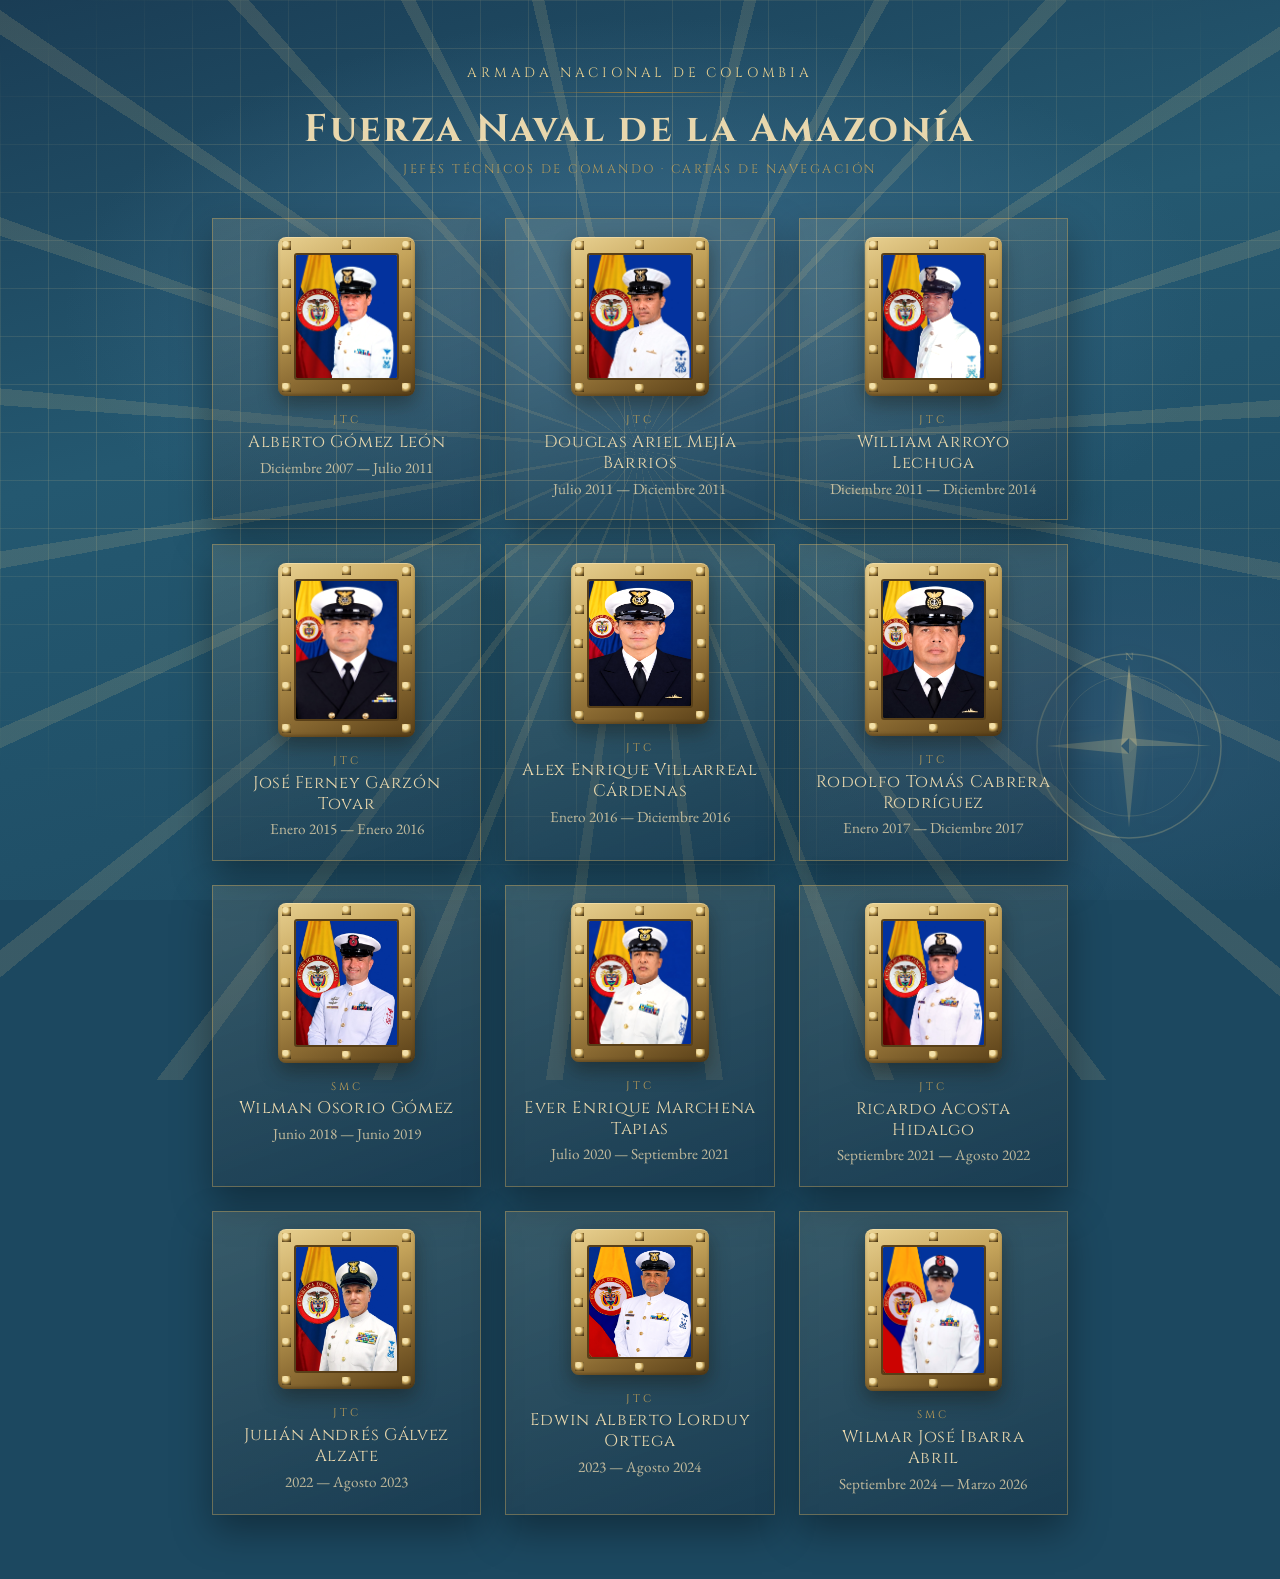
<file: index.html>
<!DOCTYPE html>
<html lang="es">
<head>
  <meta charset="UTF-8" />
  <meta name="viewport" content="width=device-width, initial-scale=1.0" />
  <title>Jefes Técnicos de Comando — Tablero</title>
  <link rel="preconnect" href="https://fonts.googleapis.com" />
  <link rel="preconnect" href="https://fonts.gstatic.com" crossorigin />
  <link href="https://fonts.googleapis.com/css2?family=Cinzel:wght@500;700&family=EB+Garamond:ital,wght@0,400;0,600;1,400&display=swap" rel="stylesheet" />
  <link rel="stylesheet" href="styles.css" />
</head>
<body class="view-atlas">
  <div class="ocean">
    <div class="chart-grid" aria-hidden="true"></div>
    <div class="rhumb-lines" aria-hidden="true"></div>
    <svg class="compass" viewBox="0 0 200 200" aria-hidden="true">
      <circle cx="100" cy="100" r="92" fill="none" stroke="currentColor" stroke-width="1.5" opacity=".35" />
      <circle cx="100" cy="100" r="70" fill="none" stroke="currentColor" stroke-width="0.8" opacity=".25" />
      <g class="compass-needles">
        <polygon points="100,18 108,100 100,92 92,100" fill="currentColor" opacity=".55" />
        <polygon points="100,182 108,100 100,108 92,100" fill="currentColor" opacity=".3" />
        <polygon points="18,100 100,92 92,100 100,108" fill="currentColor" opacity=".35" />
        <polygon points="182,100 100,92 100,108 108,100" fill="currentColor" opacity=".35" />
      </g>
      <text x="100" y="14" text-anchor="middle" font-size="11" fill="currentColor" opacity=".5">N</text>
    </svg>
  </div>

  <section class="atlas" aria-label="Tablero de Jefes Técnicos de Comando">
    <header class="atlas-header">
      <p class="carta-label">Armada Nacional de Colombia</p>
      <div class="seal-line atlas-seal" aria-hidden="true"></div>
      <h1 class="atlas-title">Fuerza Naval de la Amazonía</h1>
      <p class="atlas-sub">Jefes Técnicos de Comando · Cartas de navegación</p>
    </header>

    <div class="atlas-grid">
      <a class="atlas-card" href="alberto-gomez-leon.html" style="--i: 0">
        <span class="atlas-card-frame">
          <img src="img/alberto-gomez-leon.png" alt="Retrato de Alberto Gómez León" />
        </span>
        <span class="atlas-card-meta">
          <span class="atlas-card-rank">JTC</span>
          <span class="atlas-card-name">Alberto Gómez León</span>
          <span class="atlas-card-period">Diciembre 2007 — Julio 2011</span>
        </span>
      </a>

      <a class="atlas-card" href="douglas-mejia-barrios.html" style="--i: 1">
        <span class="atlas-card-frame">
          <img src="img/douglas-mejia-barrios.png" alt="Retrato de Douglas Ariel Mejía Barrios" />
        </span>
        <span class="atlas-card-meta">
          <span class="atlas-card-rank">JTC</span>
          <span class="atlas-card-name">Douglas Ariel Mejía Barrios</span>
          <span class="atlas-card-period">Julio 2011 — Diciembre 2011</span>
        </span>
      </a>

      <a class="atlas-card" href="william-arroyo-lechuga.html" style="--i: 2">
        <span class="atlas-card-frame">
          <img src="img/william-arroyo-lechuga.png" alt="Retrato de William Arroyo Lechuga" />
        </span>
        <span class="atlas-card-meta">
          <span class="atlas-card-rank">JTC</span>
          <span class="atlas-card-name">William Arroyo Lechuga</span>
          <span class="atlas-card-period">Diciembre 2011 — Diciembre 2014</span>
        </span>
      </a>

      <a class="atlas-card" href="jose-ferney-garzon-tovar.html" style="--i: 3">
        <span class="atlas-card-frame">
          <img src="img/jose-ferney-garzon-tovar.png" alt="Retrato de José Ferney Garzón Tovar" />
        </span>
        <span class="atlas-card-meta">
          <span class="atlas-card-rank">JTC</span>
          <span class="atlas-card-name">José Ferney Garzón Tovar</span>
          <span class="atlas-card-period">Enero 2015 — Enero 2016</span>
        </span>
      </a>

      <a class="atlas-card" href="alex-enrique-villarreal-cardenas.html" style="--i: 4">
        <span class="atlas-card-frame">
          <img src="img/alex-enrique-villarreal-cardenas.png" alt="Retrato de Alex Enrique Villarreal Cárdenas" />
        </span>
        <span class="atlas-card-meta">
          <span class="atlas-card-rank">JTC</span>
          <span class="atlas-card-name">Alex Enrique Villarreal Cárdenas</span>
          <span class="atlas-card-period">Enero 2016 — Diciembre 2016</span>
        </span>
      </a>

      <a class="atlas-card" href="rodolfo-tomas-cabrera-rodriguez.html" style="--i: 5">
        <span class="atlas-card-frame">
          <img src="img/rodolfo-tomas-cabrera-rodriguez.png" alt="Retrato de Rodolfo Tomás Cabrera Rodríguez" />
        </span>
        <span class="atlas-card-meta">
          <span class="atlas-card-rank">JTC</span>
          <span class="atlas-card-name">Rodolfo Tomás Cabrera Rodríguez</span>
          <span class="atlas-card-period">Enero 2017 — Diciembre 2017</span>
        </span>
      </a>

      <a class="atlas-card" href="wilman-osorio-gomez.html" style="--i: 6">
        <span class="atlas-card-frame">
          <img src="img/wilman-osorio-gomez.png" alt="Retrato de Wilman Osorio Gómez" />
        </span>
        <span class="atlas-card-meta">
          <span class="atlas-card-rank">SMC</span>
          <span class="atlas-card-name">Wilman Osorio Gómez</span>
          <span class="atlas-card-period">Junio 2018 — Junio 2019</span>
        </span>
      </a>

      <a class="atlas-card" href="ever-enrique-marchena-tapias.html" style="--i: 7">
        <span class="atlas-card-frame">
          <img src="img/ever-enrique-marchena-tapias.png" alt="Retrato de Ever Enrique Marchena Tapias" />
        </span>
        <span class="atlas-card-meta">
          <span class="atlas-card-rank">JTC</span>
          <span class="atlas-card-name">Ever Enrique Marchena Tapias</span>
          <span class="atlas-card-period">Julio 2020 — Septiembre 2021</span>
        </span>
      </a>

      <a class="atlas-card" href="ricardo-acosta-hidalgo.html" style="--i: 8">
        <span class="atlas-card-frame">
          <img src="img/ricardo-acosta-hidalgo.png" alt="Retrato de Ricardo Acosta Hidalgo" />
        </span>
        <span class="atlas-card-meta">
          <span class="atlas-card-rank">JTC</span>
          <span class="atlas-card-name">Ricardo Acosta Hidalgo</span>
          <span class="atlas-card-period">Septiembre 2021 — Agosto 2022</span>
        </span>
      </a>

      <a class="atlas-card" href="julian-andres-galvez-alzate.html" style="--i: 9">
        <span class="atlas-card-frame">
          <img src="img/julian-andres-galvez-alzate.png" alt="Retrato de Julián Andrés Gálvez Alzate" />
        </span>
        <span class="atlas-card-meta">
          <span class="atlas-card-rank">JTC</span>
          <span class="atlas-card-name">Julián Andrés Gálvez Alzate</span>
          <span class="atlas-card-period">2022 — Agosto 2023</span>
        </span>
      </a>

      <a class="atlas-card" href="edwin-alberto-lorduy-ortega.html" style="--i: 10">
        <span class="atlas-card-frame">
          <img src="img/edwin-alberto-lorduy-ortega.png" alt="Retrato de Edwin Alberto Lorduy Ortega" />
        </span>
        <span class="atlas-card-meta">
          <span class="atlas-card-rank">JTC</span>
          <span class="atlas-card-name">Edwin Alberto Lorduy Ortega</span>
          <span class="atlas-card-period">2023 — Agosto 2024</span>
        </span>
      </a>

      <a class="atlas-card" href="wilmar-jose-ibarra-abril.html" style="--i: 11">
        <span class="atlas-card-frame">
          <img src="img/wilmar-jose-ibarra-abril.png" alt="Retrato de Wilmar José Ibarra Abril" />
        </span>
        <span class="atlas-card-meta">
          <span class="atlas-card-rank">SMC</span>
          <span class="atlas-card-name">Wilmar José Ibarra Abril</span>
          <span class="atlas-card-period">Septiembre 2024 — Marzo 2026</span>
        </span>
      </a>
    </div>
  </section>

  <script src="atlas.js"></script>
</body>
</html>
</file>
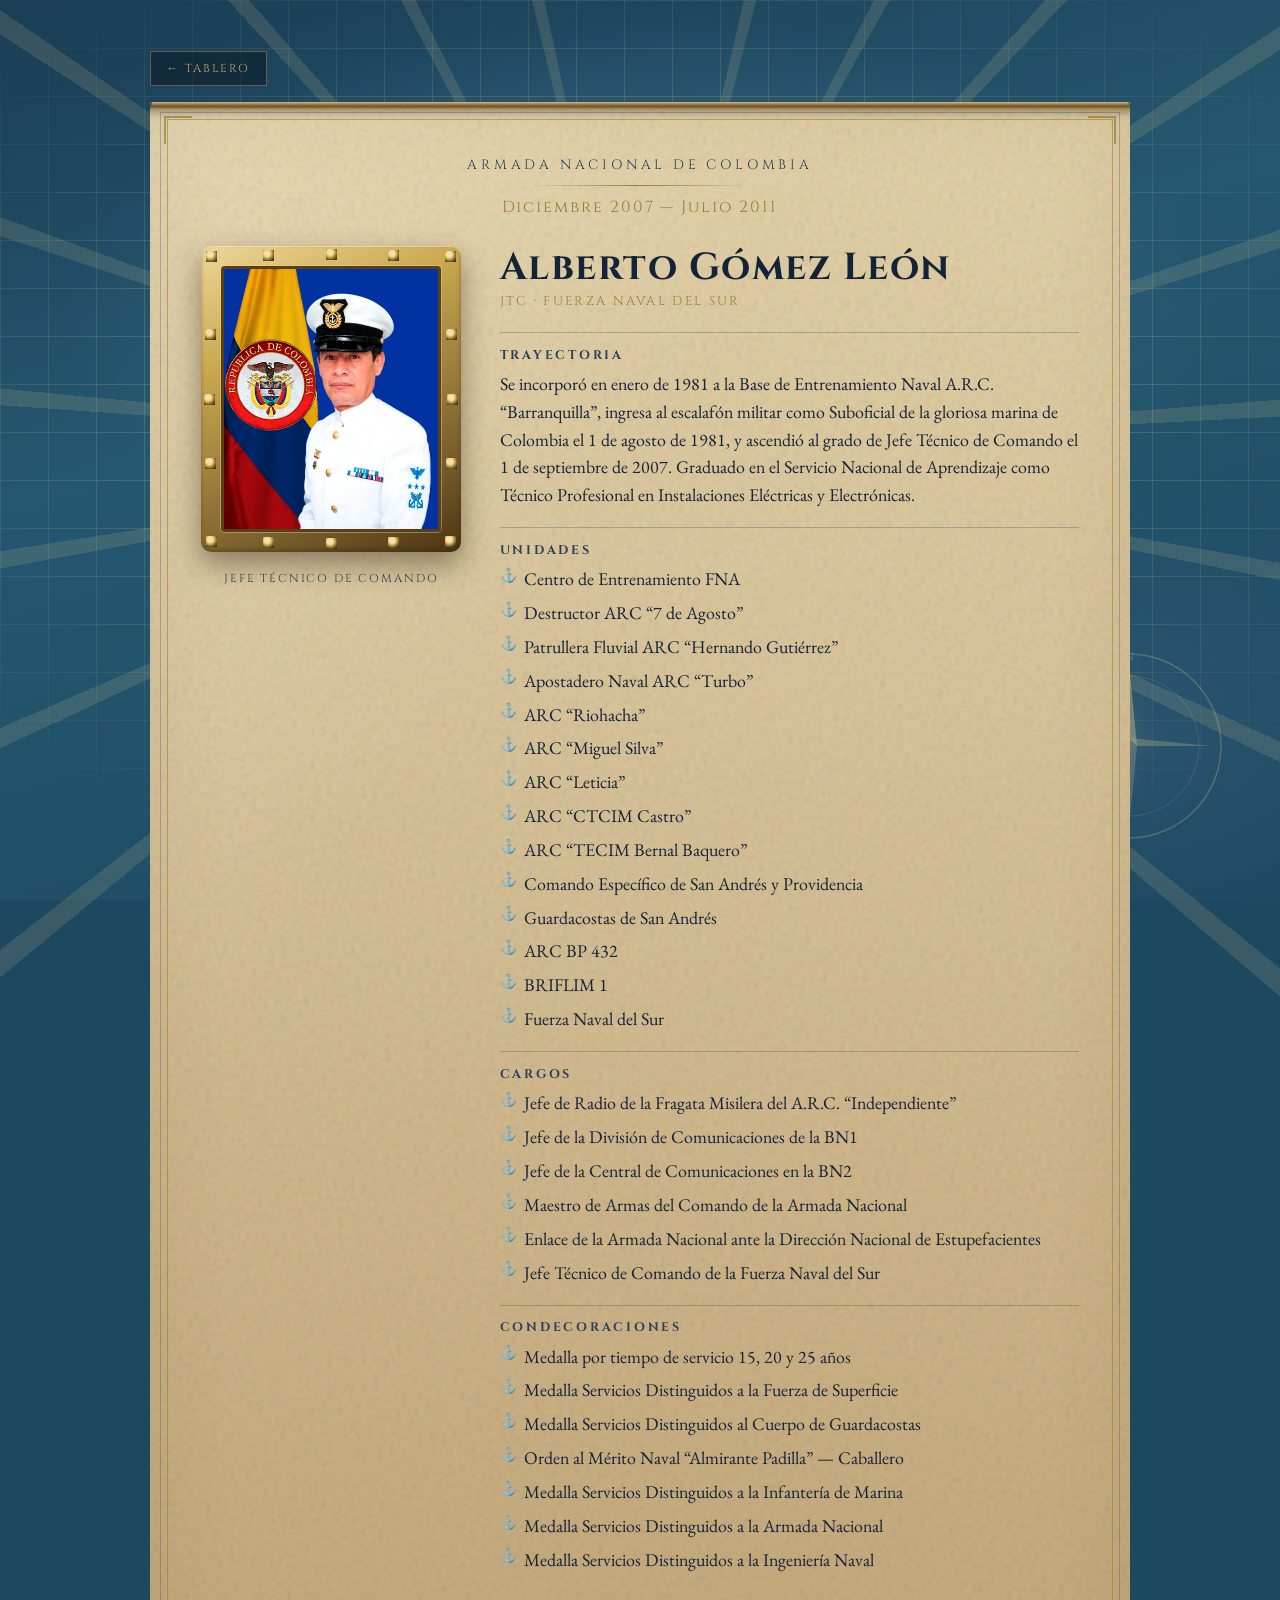
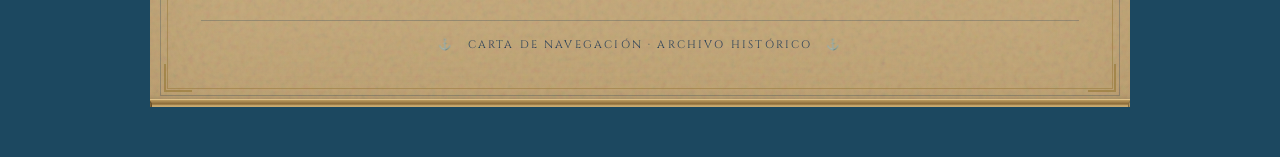
<file: alberto-gomez-leon.html>
<!DOCTYPE html>
<html lang="es">
<head>
  <meta charset="UTF-8" />
  <meta name="viewport" content="width=device-width, initial-scale=1.0" />
  <title>JTC Alberto Gómez León — Carta de Navegación</title>
  <link rel="preconnect" href="https://fonts.googleapis.com" />
  <link rel="preconnect" href="https://fonts.gstatic.com" crossorigin />
  <link href="https://fonts.googleapis.com/css2?family=Cinzel:wght@500;700&family=EB+Garamond:ital,wght@0,400;0,600;1,400&display=swap" rel="stylesheet" />
  <link rel="stylesheet" href="styles.css" />
</head>
<body class="view-carta is-loading">
  <div class="veil" aria-hidden="true">
    <p class="veil-text">Abriendo carta de navegación…</p>
  </div>

  <div class="ocean">
    <div class="chart-grid" aria-hidden="true"></div>
    <div class="rhumb-lines" aria-hidden="true"></div>
    <svg class="compass" viewBox="0 0 200 200" aria-hidden="true">
      <circle cx="100" cy="100" r="92" fill="none" stroke="currentColor" stroke-width="1.5" opacity=".35" />
      <circle cx="100" cy="100" r="70" fill="none" stroke="currentColor" stroke-width="0.8" opacity=".25" />
      <g class="compass-needles">
        <polygon points="100,18 108,100 100,92 92,100" fill="currentColor" opacity=".55" />
        <polygon points="100,182 108,100 100,108 92,100" fill="currentColor" opacity=".3" />
        <polygon points="18,100 100,92 92,100 100,108" fill="currentColor" opacity=".35" />
        <polygon points="182,100 100,92 100,108 108,100" fill="currentColor" opacity=".35" />
      </g>
      <text x="100" y="14" text-anchor="middle" font-size="11" fill="currentColor" opacity=".5">N</text>
    </svg>
  </div>

  <main class="stage">
    <a class="btn-back" href="index.html">← Tablero</a>

    <article class="parchment" aria-labelledby="nombre">
      <div class="scroll-rod scroll-rod-top" aria-hidden="true"></div>
      <div class="scroll-rod scroll-rod-bottom" aria-hidden="true"></div>
      <div class="parchment-edge" aria-hidden="true"></div>
      <div class="corner corner-tl" aria-hidden="true"></div>
      <div class="corner corner-tr" aria-hidden="true"></div>
      <div class="corner corner-bl" aria-hidden="true"></div>
      <div class="corner corner-br" aria-hidden="true"></div>

      <header class="carta-header reveal" style="--d: 0.55s">
        <p class="carta-label">Armada Nacional de Colombia</p>
        <div class="seal-line" aria-hidden="true"></div>
        <p class="periodo">Diciembre 2007 — Julio 2011</p>
      </header>

      <div class="carta-body">
        <figure class="retrato reveal" style="--d: 0.85s">
          <div class="retrato-ring">
            <img
              src="img/alberto-gomez-leon.png"
              alt="Retrato oficial del JTC Alberto Gómez León con uniforme de gala de la Armada Nacional"
              width="320"
              height="400"
            />
          </div>
          <figcaption class="rango">Jefe Técnico de Comando</figcaption>
        </figure>

        <div class="info">
          <h1 id="nombre" class="reveal-name" style="--d: 1.05s">Alberto Gómez León</h1>
          <p class="subtitulo reveal" style="--d: 1.2s">JTC · Fuerza Naval del Sur</p>

          <section class="bloque reveal" style="--d: 1.35s">
            <h2>Trayectoria</h2>
            <p>
              Se incorporó en enero de 1981 a la Base de Entrenamiento Naval A.R.C. “Barranquilla”,
              ingresa al escalafón militar como Suboficial de la gloriosa marina de Colombia el
              1 de agosto de 1981, y ascendió al grado de Jefe Técnico de Comando el
              1 de septiembre de 2007. Graduado en el Servicio Nacional de Aprendizaje como
              Técnico Profesional en Instalaciones Eléctricas y Electrónicas.
            </p>
          </section>

          <section class="bloque reveal" style="--d: 1.55s">
            <h2>Unidades</h2>
            <ul>
              <li>Centro de Entrenamiento FNA</li>
              <li>Destructor ARC “7 de Agosto”</li>
              <li>Patrullera Fluvial ARC “Hernando Gutiérrez”</li>
              <li>Apostadero Naval ARC “Turbo”</li>
              <li>ARC “Riohacha”</li>
              <li>ARC “Miguel Silva”</li>
              <li>ARC “Leticia”</li>
              <li>ARC “CTCIM Castro”</li>
              <li>ARC “TECIM Bernal Baquero”</li>
              <li>Comando Específico de San Andrés y Providencia</li>
              <li>Guardacostas de San Andrés</li>
              <li>ARC BP 432</li>
              <li>BRIFLIM 1</li>
              <li>Fuerza Naval del Sur</li>
            </ul>
          </section>

          <section class="bloque reveal" style="--d: 1.75s">
            <h2>Cargos</h2>
            <ul>
              <li>Jefe de Radio de la Fragata Misilera del A.R.C. “Independiente”</li>
              <li>Jefe de la División de Comunicaciones de la BN1</li>
              <li>Jefe de la Central de Comunicaciones en la BN2</li>
              <li>Maestro de Armas del Comando de la Armada Nacional</li>
              <li>Enlace de la Armada Nacional ante la Dirección Nacional de Estupefacientes</li>
              <li>Jefe Técnico de Comando de la Fuerza Naval del Sur</li>
            </ul>
          </section>

          <section class="bloque condecoraciones reveal" style="--d: 1.95s">
            <h2>Condecoraciones</h2>
            <ul>
              <li>Medalla por tiempo de servicio 15, 20 y 25 años</li>
              <li>Medalla Servicios Distinguidos a la Fuerza de Superficie</li>
              <li>Medalla Servicios Distinguidos al Cuerpo de Guardacostas</li>
              <li>Orden al Mérito Naval “Almirante Padilla” — Caballero</li>
              <li>Medalla Servicios Distinguidos a la Infantería de Marina</li>
              <li>Medalla Servicios Distinguidos a la Armada Nacional</li>
              <li>Medalla Servicios Distinguidos a la Ingeniería Naval</li>
            </ul>
          </section>
        </div>
      </div>

      <footer class="carta-footer reveal" style="--d: 2.15s">
        <span class="anchor-mark" aria-hidden="true">⚓</span>
        <span>Carta de navegación · Archivo histórico</span>
        <span class="anchor-mark" aria-hidden="true">⚓</span>
      </footer>
    </article>
  </main>

  <script src="carta.js"></script>
</body>
</html>
</file>
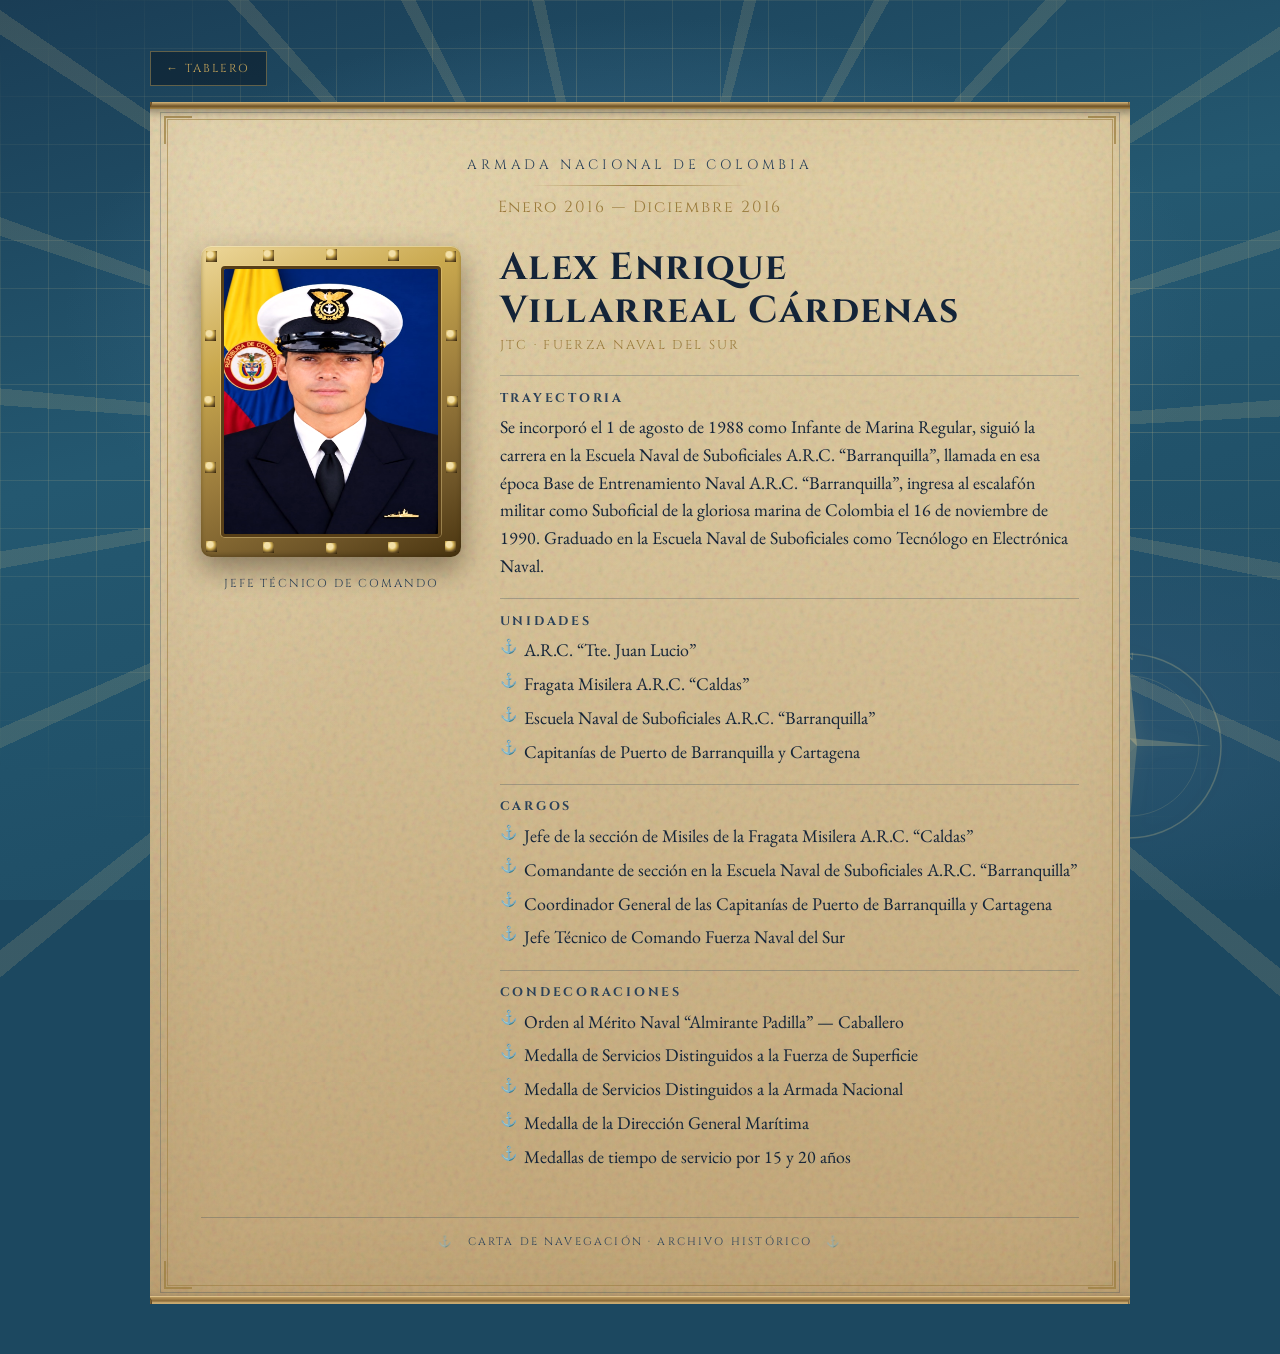
<file: alex-enrique-villarreal-cardenas.html>
<!DOCTYPE html>
<html lang="es">
<head>
  <meta charset="UTF-8" />
  <meta name="viewport" content="width=device-width, initial-scale=1.0" />
  <title>JTC Alex Enrique Villarreal Cárdenas — Carta de Navegación</title>
  <link rel="preconnect" href="https://fonts.googleapis.com" />
  <link rel="preconnect" href="https://fonts.gstatic.com" crossorigin />
  <link href="https://fonts.googleapis.com/css2?family=Cinzel:wght@500;700&family=EB+Garamond:ital,wght@0,400;0,600;1,400&display=swap" rel="stylesheet" />
  <link rel="stylesheet" href="styles.css" />
</head>
<body class="view-carta is-loading">
  <div class="veil" aria-hidden="true">
    <p class="veil-text">Abriendo carta de navegación…</p>
  </div>

  <div class="ocean">
    <div class="chart-grid" aria-hidden="true"></div>
    <div class="rhumb-lines" aria-hidden="true"></div>
    <svg class="compass" viewBox="0 0 200 200" aria-hidden="true">
      <circle cx="100" cy="100" r="92" fill="none" stroke="currentColor" stroke-width="1.5" opacity=".35" />
      <circle cx="100" cy="100" r="70" fill="none" stroke="currentColor" stroke-width="0.8" opacity=".25" />
      <g class="compass-needles">
        <polygon points="100,18 108,100 100,92 92,100" fill="currentColor" opacity=".55" />
        <polygon points="100,182 108,100 100,108 92,100" fill="currentColor" opacity=".3" />
        <polygon points="18,100 100,92 92,100 100,108" fill="currentColor" opacity=".35" />
        <polygon points="182,100 100,92 100,108 108,100" fill="currentColor" opacity=".35" />
      </g>
      <text x="100" y="14" text-anchor="middle" font-size="11" fill="currentColor" opacity=".5">N</text>
    </svg>
  </div>

  <main class="stage">
    <a class="btn-back" href="index.html">← Tablero</a>

    <article class="parchment" aria-labelledby="nombre">
      <div class="scroll-rod scroll-rod-top" aria-hidden="true"></div>
      <div class="scroll-rod scroll-rod-bottom" aria-hidden="true"></div>
      <div class="parchment-edge" aria-hidden="true"></div>
      <div class="corner corner-tl" aria-hidden="true"></div>
      <div class="corner corner-tr" aria-hidden="true"></div>
      <div class="corner corner-bl" aria-hidden="true"></div>
      <div class="corner corner-br" aria-hidden="true"></div>

      <header class="carta-header reveal" style="--d: 0.55s">
        <p class="carta-label">Armada Nacional de Colombia</p>
        <div class="seal-line" aria-hidden="true"></div>
        <p class="periodo">Enero 2016 — Diciembre 2016</p>
      </header>

      <div class="carta-body">
        <figure class="retrato reveal" style="--d: 0.85s">
          <div class="retrato-ring">
            <img
              src="img/alex-enrique-villarreal-cardenas.png"
              alt="Retrato oficial del JTC Alex Enrique Villarreal Cárdenas con uniforme de gala de la Armada Nacional"
              width="320"
              height="400"
            />
          </div>
          <figcaption class="rango">Jefe Técnico de Comando</figcaption>
        </figure>

        <div class="info">
          <h1 id="nombre" class="reveal-name" style="--d: 1.05s">Alex Enrique Villarreal Cárdenas</h1>
          <p class="subtitulo reveal" style="--d: 1.2s">JTC · Fuerza Naval del Sur</p>

          <section class="bloque reveal" style="--d: 1.35s">
            <h2>Trayectoria</h2>
            <p>
              Se incorporó el 1 de agosto de 1988 como Infante de Marina Regular, siguió la carrera en
              la Escuela Naval de Suboficiales A.R.C. “Barranquilla”, llamada en esa época Base de
              Entrenamiento Naval A.R.C. “Barranquilla”, ingresa al escalafón militar como Suboficial
              de la gloriosa marina de Colombia el 16 de noviembre de 1990. Graduado en la Escuela
              Naval de Suboficiales como Tecnólogo en Electrónica Naval.
            </p>
          </section>

          <section class="bloque reveal" style="--d: 1.55s">
            <h2>Unidades</h2>
            <ul>
              <li>A.R.C. “Tte. Juan Lucio”</li>
              <li>Fragata Misilera A.R.C. “Caldas”</li>
              <li>Escuela Naval de Suboficiales A.R.C. “Barranquilla”</li>
              <li>Capitanías de Puerto de Barranquilla y Cartagena</li>
            </ul>
          </section>

          <section class="bloque reveal" style="--d: 1.75s">
            <h2>Cargos</h2>
            <ul>
              <li>Jefe de la sección de Misiles de la Fragata Misilera A.R.C. “Caldas”</li>
              <li>Comandante de sección en la Escuela Naval de Suboficiales A.R.C. “Barranquilla”</li>
              <li>Coordinador General de las Capitanías de Puerto de Barranquilla y Cartagena</li>
              <li>Jefe Técnico de Comando Fuerza Naval del Sur</li>
            </ul>
          </section>

          <section class="bloque condecoraciones reveal" style="--d: 1.95s">
            <h2>Condecoraciones</h2>
            <ul>
              <li>Orden al Mérito Naval “Almirante Padilla” — Caballero</li>
              <li>Medalla de Servicios Distinguidos a la Fuerza de Superficie</li>
              <li>Medalla de Servicios Distinguidos a la Armada Nacional</li>
              <li>Medalla de la Dirección General Marítima</li>
              <li>Medallas de tiempo de servicio por 15 y 20 años</li>
            </ul>
          </section>
        </div>
      </div>

      <footer class="carta-footer reveal" style="--d: 2.15s">
        <span class="anchor-mark" aria-hidden="true">⚓</span>
        <span>Carta de navegación · Archivo histórico</span>
        <span class="anchor-mark" aria-hidden="true">⚓</span>
      </footer>
    </article>
  </main>

  <script src="carta.js"></script>
</body>
</html>
</file>
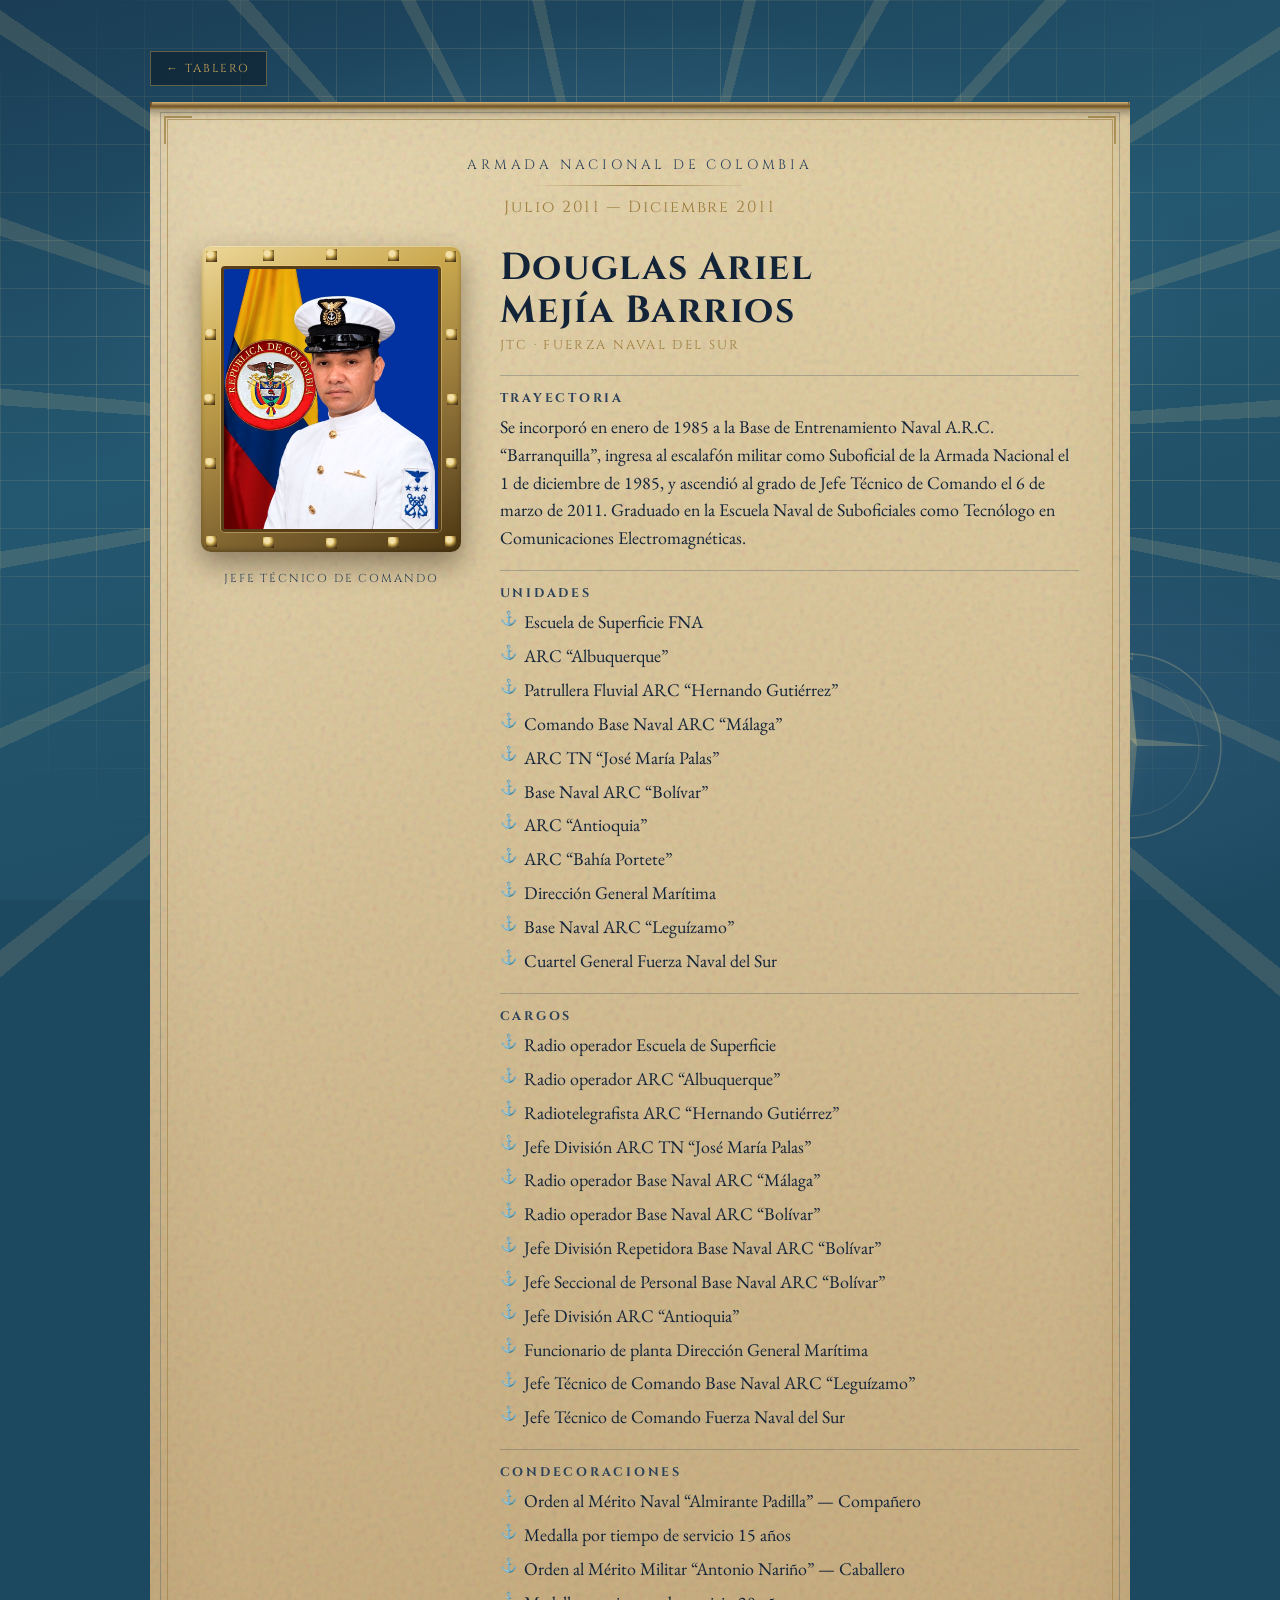
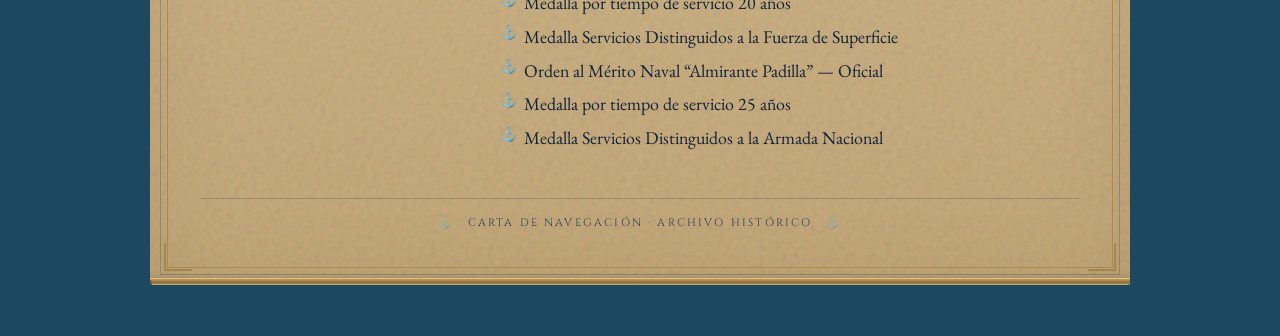
<file: douglas-mejia-barrios.html>
<!DOCTYPE html>
<html lang="es">
<head>
  <meta charset="UTF-8" />
  <meta name="viewport" content="width=device-width, initial-scale=1.0" />
  <title>JTC Douglas Ariel Mejía Barrios — Carta de Navegación</title>
  <link rel="preconnect" href="https://fonts.googleapis.com" />
  <link rel="preconnect" href="https://fonts.gstatic.com" crossorigin />
  <link href="https://fonts.googleapis.com/css2?family=Cinzel:wght@500;700&family=EB+Garamond:ital,wght@0,400;0,600;1,400&display=swap" rel="stylesheet" />
  <link rel="stylesheet" href="styles.css" />
</head>
<body class="view-carta is-loading">
  <div class="veil" aria-hidden="true">
    <p class="veil-text">Abriendo carta de navegación…</p>
  </div>

  <div class="ocean">
    <div class="chart-grid" aria-hidden="true"></div>
    <div class="rhumb-lines" aria-hidden="true"></div>
    <svg class="compass" viewBox="0 0 200 200" aria-hidden="true">
      <circle cx="100" cy="100" r="92" fill="none" stroke="currentColor" stroke-width="1.5" opacity=".35" />
      <circle cx="100" cy="100" r="70" fill="none" stroke="currentColor" stroke-width="0.8" opacity=".25" />
      <g class="compass-needles">
        <polygon points="100,18 108,100 100,92 92,100" fill="currentColor" opacity=".55" />
        <polygon points="100,182 108,100 100,108 92,100" fill="currentColor" opacity=".3" />
        <polygon points="18,100 100,92 92,100 100,108" fill="currentColor" opacity=".35" />
        <polygon points="182,100 100,92 100,108 108,100" fill="currentColor" opacity=".35" />
      </g>
      <text x="100" y="14" text-anchor="middle" font-size="11" fill="currentColor" opacity=".5">N</text>
    </svg>
  </div>

  <main class="stage">
    <a class="btn-back" href="index.html">← Tablero</a>

    <article class="parchment" aria-labelledby="nombre">
      <div class="scroll-rod scroll-rod-top" aria-hidden="true"></div>
      <div class="scroll-rod scroll-rod-bottom" aria-hidden="true"></div>
      <div class="parchment-edge" aria-hidden="true"></div>
      <div class="corner corner-tl" aria-hidden="true"></div>
      <div class="corner corner-tr" aria-hidden="true"></div>
      <div class="corner corner-bl" aria-hidden="true"></div>
      <div class="corner corner-br" aria-hidden="true"></div>

      <header class="carta-header reveal" style="--d: 0.55s">
        <p class="carta-label">Armada Nacional de Colombia</p>
        <div class="seal-line" aria-hidden="true"></div>
        <p class="periodo">Julio 2011 — Diciembre 2011</p>
      </header>

      <div class="carta-body">
        <figure class="retrato reveal" style="--d: 0.85s">
          <div class="retrato-ring">
            <img
              src="img/douglas-mejia-barrios.png"
              alt="Retrato oficial del JTC Douglas Ariel Mejía Barrios con uniforme de gala de la Armada Nacional"
              width="320"
              height="400"
            />
          </div>
          <figcaption class="rango">Jefe Técnico de Comando</figcaption>
        </figure>

        <div class="info">
          <h1 id="nombre" class="reveal-name" style="--d: 1.05s">Douglas Ariel Mejía Barrios</h1>
          <p class="subtitulo reveal" style="--d: 1.2s">JTC · Fuerza Naval del Sur</p>

          <section class="bloque reveal" style="--d: 1.35s">
            <h2>Trayectoria</h2>
            <p>
              Se incorporó en enero de 1985 a la Base de Entrenamiento Naval A.R.C. “Barranquilla”,
              ingresa al escalafón militar como Suboficial de la Armada Nacional el
              1 de diciembre de 1985, y ascendió al grado de Jefe Técnico de Comando el
              6 de marzo de 2011. Graduado en la Escuela Naval de Suboficiales como
              Tecnólogo en Comunicaciones Electromagnéticas.
            </p>
          </section>

          <section class="bloque reveal" style="--d: 1.55s">
            <h2>Unidades</h2>
            <ul>
              <li>Escuela de Superficie FNA</li>
              <li>ARC “Albuquerque”</li>
              <li>Patrullera Fluvial ARC “Hernando Gutiérrez”</li>
              <li>Comando Base Naval ARC “Málaga”</li>
              <li>ARC TN “José María Palas”</li>
              <li>Base Naval ARC “Bolívar”</li>
              <li>ARC “Antioquia”</li>
              <li>ARC “Bahía Portete”</li>
              <li>Dirección General Marítima</li>
              <li>Base Naval ARC “Leguízamo”</li>
              <li>Cuartel General Fuerza Naval del Sur</li>
            </ul>
          </section>

          <section class="bloque reveal" style="--d: 1.75s">
            <h2>Cargos</h2>
            <ul>
              <li>Radio operador Escuela de Superficie</li>
              <li>Radio operador ARC “Albuquerque”</li>
              <li>Radiotelegrafista ARC “Hernando Gutiérrez”</li>
              <li>Jefe División ARC TN “José María Palas”</li>
              <li>Radio operador Base Naval ARC “Málaga”</li>
              <li>Radio operador Base Naval ARC “Bolívar”</li>
              <li>Jefe División Repetidora Base Naval ARC “Bolívar”</li>
              <li>Jefe Seccional de Personal Base Naval ARC “Bolívar”</li>
              <li>Jefe División ARC “Antioquia”</li>
              <li>Funcionario de planta Dirección General Marítima</li>
              <li>Jefe Técnico de Comando Base Naval ARC “Leguízamo”</li>
              <li>Jefe Técnico de Comando Fuerza Naval del Sur</li>
            </ul>
          </section>

          <section class="bloque condecoraciones reveal" style="--d: 1.95s">
            <h2>Condecoraciones</h2>
            <ul>
              <li>Orden al Mérito Naval “Almirante Padilla” — Compañero</li>
              <li>Medalla por tiempo de servicio 15 años</li>
              <li>Orden al Mérito Militar “Antonio Nariño” — Caballero</li>
              <li>Medalla por tiempo de servicio 20 años</li>
              <li>Medalla Servicios Distinguidos a la Fuerza de Superficie</li>
              <li>Orden al Mérito Naval “Almirante Padilla” — Oficial</li>
              <li>Medalla por tiempo de servicio 25 años</li>
              <li>Medalla Servicios Distinguidos a la Armada Nacional</li>
            </ul>
          </section>
        </div>
      </div>

      <footer class="carta-footer reveal" style="--d: 2.15s">
        <span class="anchor-mark" aria-hidden="true">⚓</span>
        <span>Carta de navegación · Archivo histórico</span>
        <span class="anchor-mark" aria-hidden="true">⚓</span>
      </footer>
    </article>
  </main>

  <script src="carta.js"></script>
</body>
</html>
</file>
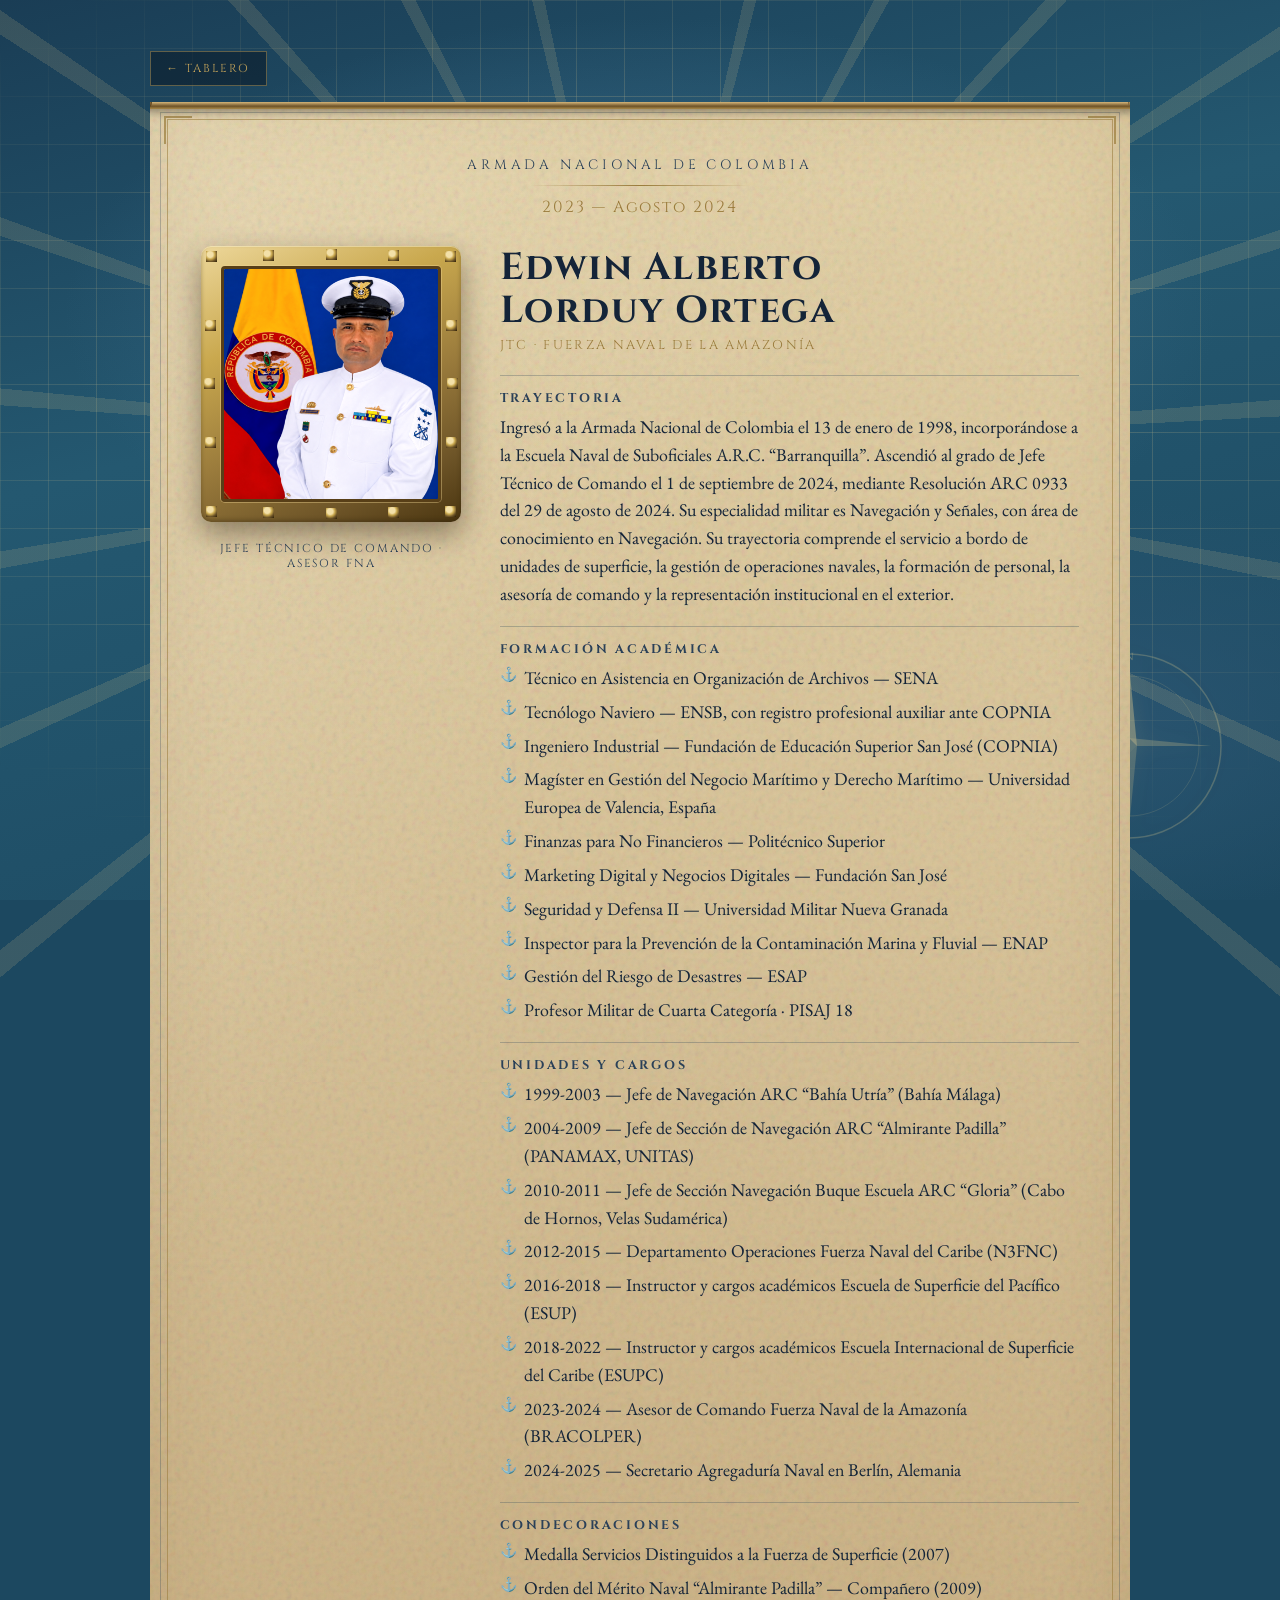
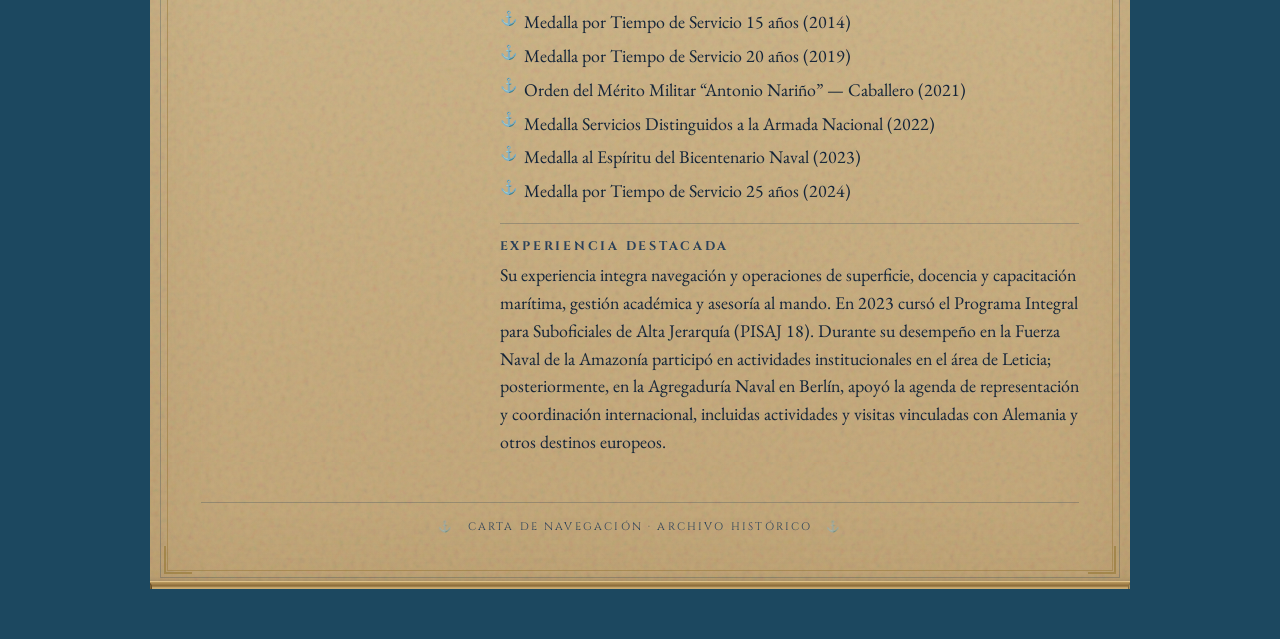
<file: edwin-alberto-lorduy-ortega.html>
<!DOCTYPE html>
<html lang="es">
<head>
  <meta charset="UTF-8" />
  <meta name="viewport" content="width=device-width, initial-scale=1.0" />
  <title>JTC Edwin Alberto Lorduy Ortega — Carta de Navegación</title>
  <link rel="preconnect" href="https://fonts.googleapis.com" />
  <link rel="preconnect" href="https://fonts.gstatic.com" crossorigin />
  <link href="https://fonts.googleapis.com/css2?family=Cinzel:wght@500;700&family=EB+Garamond:ital,wght@0,400;0,600;1,400&display=swap" rel="stylesheet" />
  <link rel="stylesheet" href="styles.css" />
</head>
<body class="view-carta is-loading">
  <div class="veil" aria-hidden="true">
    <p class="veil-text">Abriendo carta de navegación…</p>
  </div>

  <div class="ocean">
    <div class="chart-grid" aria-hidden="true"></div>
    <div class="rhumb-lines" aria-hidden="true"></div>
    <svg class="compass" viewBox="0 0 200 200" aria-hidden="true">
      <circle cx="100" cy="100" r="92" fill="none" stroke="currentColor" stroke-width="1.5" opacity=".35" />
      <circle cx="100" cy="100" r="70" fill="none" stroke="currentColor" stroke-width="0.8" opacity=".25" />
      <g class="compass-needles">
        <polygon points="100,18 108,100 100,92 92,100" fill="currentColor" opacity=".55" />
        <polygon points="100,182 108,100 100,108 92,100" fill="currentColor" opacity=".3" />
        <polygon points="18,100 100,92 92,100 100,108" fill="currentColor" opacity=".35" />
        <polygon points="182,100 100,92 100,108 108,100" fill="currentColor" opacity=".35" />
      </g>
      <text x="100" y="14" text-anchor="middle" font-size="11" fill="currentColor" opacity=".5">N</text>
    </svg>
  </div>

  <main class="stage">
    <a class="btn-back" href="index.html">← Tablero</a>

    <article class="parchment" aria-labelledby="nombre">
      <div class="scroll-rod scroll-rod-top" aria-hidden="true"></div>
      <div class="scroll-rod scroll-rod-bottom" aria-hidden="true"></div>
      <div class="parchment-edge" aria-hidden="true"></div>
      <div class="corner corner-tl" aria-hidden="true"></div>
      <div class="corner corner-tr" aria-hidden="true"></div>
      <div class="corner corner-bl" aria-hidden="true"></div>
      <div class="corner corner-br" aria-hidden="true"></div>

      <header class="carta-header reveal" style="--d: 0.55s">
        <p class="carta-label">Armada Nacional de Colombia</p>
        <div class="seal-line" aria-hidden="true"></div>
        <p class="periodo">2023 — Agosto 2024</p>
      </header>

      <div class="carta-body">
        <figure class="retrato reveal" style="--d: 0.85s">
          <div class="retrato-ring">
            <img
              src="img/edwin-alberto-lorduy-ortega.png"
              alt="Retrato oficial del JTC Edwin Alberto Lorduy Ortega con uniforme de gala de la Armada Nacional"
              width="320"
              height="400"
            />
          </div>
          <figcaption class="rango">Jefe Técnico de Comando · Asesor FNA</figcaption>
        </figure>

        <div class="info">
          <h1 id="nombre" class="reveal-name" style="--d: 1.05s">Edwin Alberto Lorduy Ortega</h1>
          <p class="subtitulo reveal" style="--d: 1.2s">JTC · Fuerza Naval de la Amazonía</p>

          <section class="bloque reveal" style="--d: 1.35s">
            <h2>Trayectoria</h2>
            <p>
              Ingresó a la Armada Nacional de Colombia el 13 de enero de 1998, incorporándose a la
              Escuela Naval de Suboficiales A.R.C. “Barranquilla”. Ascendió al grado de Jefe Técnico
              de Comando el 1 de septiembre de 2024, mediante Resolución ARC 0933 del 29 de agosto
              de 2024. Su especialidad militar es Navegación y Señales, con área de conocimiento en
              Navegación. Su trayectoria comprende el servicio a bordo de unidades de superficie, la
              gestión de operaciones navales, la formación de personal, la asesoría de comando y la
              representación institucional en el exterior.
            </p>
          </section>

          <section class="bloque condecoraciones reveal" style="--d: 1.5s">
            <h2>Formación académica</h2>
            <ul>
              <li>Técnico en Asistencia en Organización de Archivos — SENA</li>
              <li>Tecnólogo Naviero — ENSB, con registro profesional auxiliar ante COPNIA</li>
              <li>Ingeniero Industrial — Fundación de Educación Superior San José (COPNIA)</li>
              <li>Magíster en Gestión del Negocio Marítimo y Derecho Marítimo — Universidad Europea de Valencia, España</li>
              <li>Finanzas para No Financieros — Politécnico Superior</li>
              <li>Marketing Digital y Negocios Digitales — Fundación San José</li>
              <li>Seguridad y Defensa II — Universidad Militar Nueva Granada</li>
              <li>Inspector para la Prevención de la Contaminación Marina y Fluvial — ENAP</li>
              <li>Gestión del Riesgo de Desastres — ESAP</li>
              <li>Profesor Militar de Cuarta Categoría · PISAJ 18</li>
            </ul>
          </section>

          <section class="bloque condecoraciones reveal" style="--d: 1.7s">
            <h2>Unidades y cargos</h2>
            <ul>
              <li>1999-2003 — Jefe de Navegación ARC “Bahía Utría” (Bahía Málaga)</li>
              <li>2004-2009 — Jefe de Sección de Navegación ARC “Almirante Padilla” (PANAMAX, UNITAS)</li>
              <li>2010-2011 — Jefe de Sección Navegación Buque Escuela ARC “Gloria” (Cabo de Hornos, Velas Sudamérica)</li>
              <li>2012-2015 — Departamento Operaciones Fuerza Naval del Caribe (N3FNC)</li>
              <li>2016-2018 — Instructor y cargos académicos Escuela de Superficie del Pacífico (ESUP)</li>
              <li>2018-2022 — Instructor y cargos académicos Escuela Internacional de Superficie del Caribe (ESUPC)</li>
              <li>2023-2024 — Asesor de Comando Fuerza Naval de la Amazonía (BRACOLPER)</li>
              <li>2024-2025 — Secretario Agregaduría Naval en Berlín, Alemania</li>
            </ul>
          </section>

          <section class="bloque condecoraciones reveal" style="--d: 1.95s">
            <h2>Condecoraciones</h2>
            <ul>
              <li>Medalla Servicios Distinguidos a la Fuerza de Superficie (2007)</li>
              <li>Orden del Mérito Naval “Almirante Padilla” — Compañero (2009)</li>
              <li>Medalla por Tiempo de Servicio 15 años (2014)</li>
              <li>Medalla por Tiempo de Servicio 20 años (2019)</li>
              <li>Orden del Mérito Militar “Antonio Nariño” — Caballero (2021)</li>
              <li>Medalla Servicios Distinguidos a la Armada Nacional (2022)</li>
              <li>Medalla al Espíritu del Bicentenario Naval (2023)</li>
              <li>Medalla por Tiempo de Servicio 25 años (2024)</li>
            </ul>
          </section>

          <section class="bloque reveal" style="--d: 2.15s">
            <h2>Experiencia destacada</h2>
            <p>
              Su experiencia integra navegación y operaciones de superficie, docencia y capacitación
              marítima, gestión académica y asesoría al mando. En 2023 cursó el Programa Integral para
              Suboficiales de Alta Jerarquía (PISAJ 18). Durante su desempeño en la Fuerza Naval de la
              Amazonía participó en actividades institucionales en el área de Leticia; posteriormente,
              en la Agregaduría Naval en Berlín, apoyó la agenda de representación y coordinación
              internacional, incluidas actividades y visitas vinculadas con Alemania y otros destinos
              europeos.
            </p>
          </section>
        </div>
      </div>

      <footer class="carta-footer reveal" style="--d: 2.3s">
        <span class="anchor-mark" aria-hidden="true">⚓</span>
        <span>Carta de navegación · Archivo histórico</span>
        <span class="anchor-mark" aria-hidden="true">⚓</span>
      </footer>
    </article>
  </main>

  <script src="carta.js"></script>
</body>
</html>
</file>
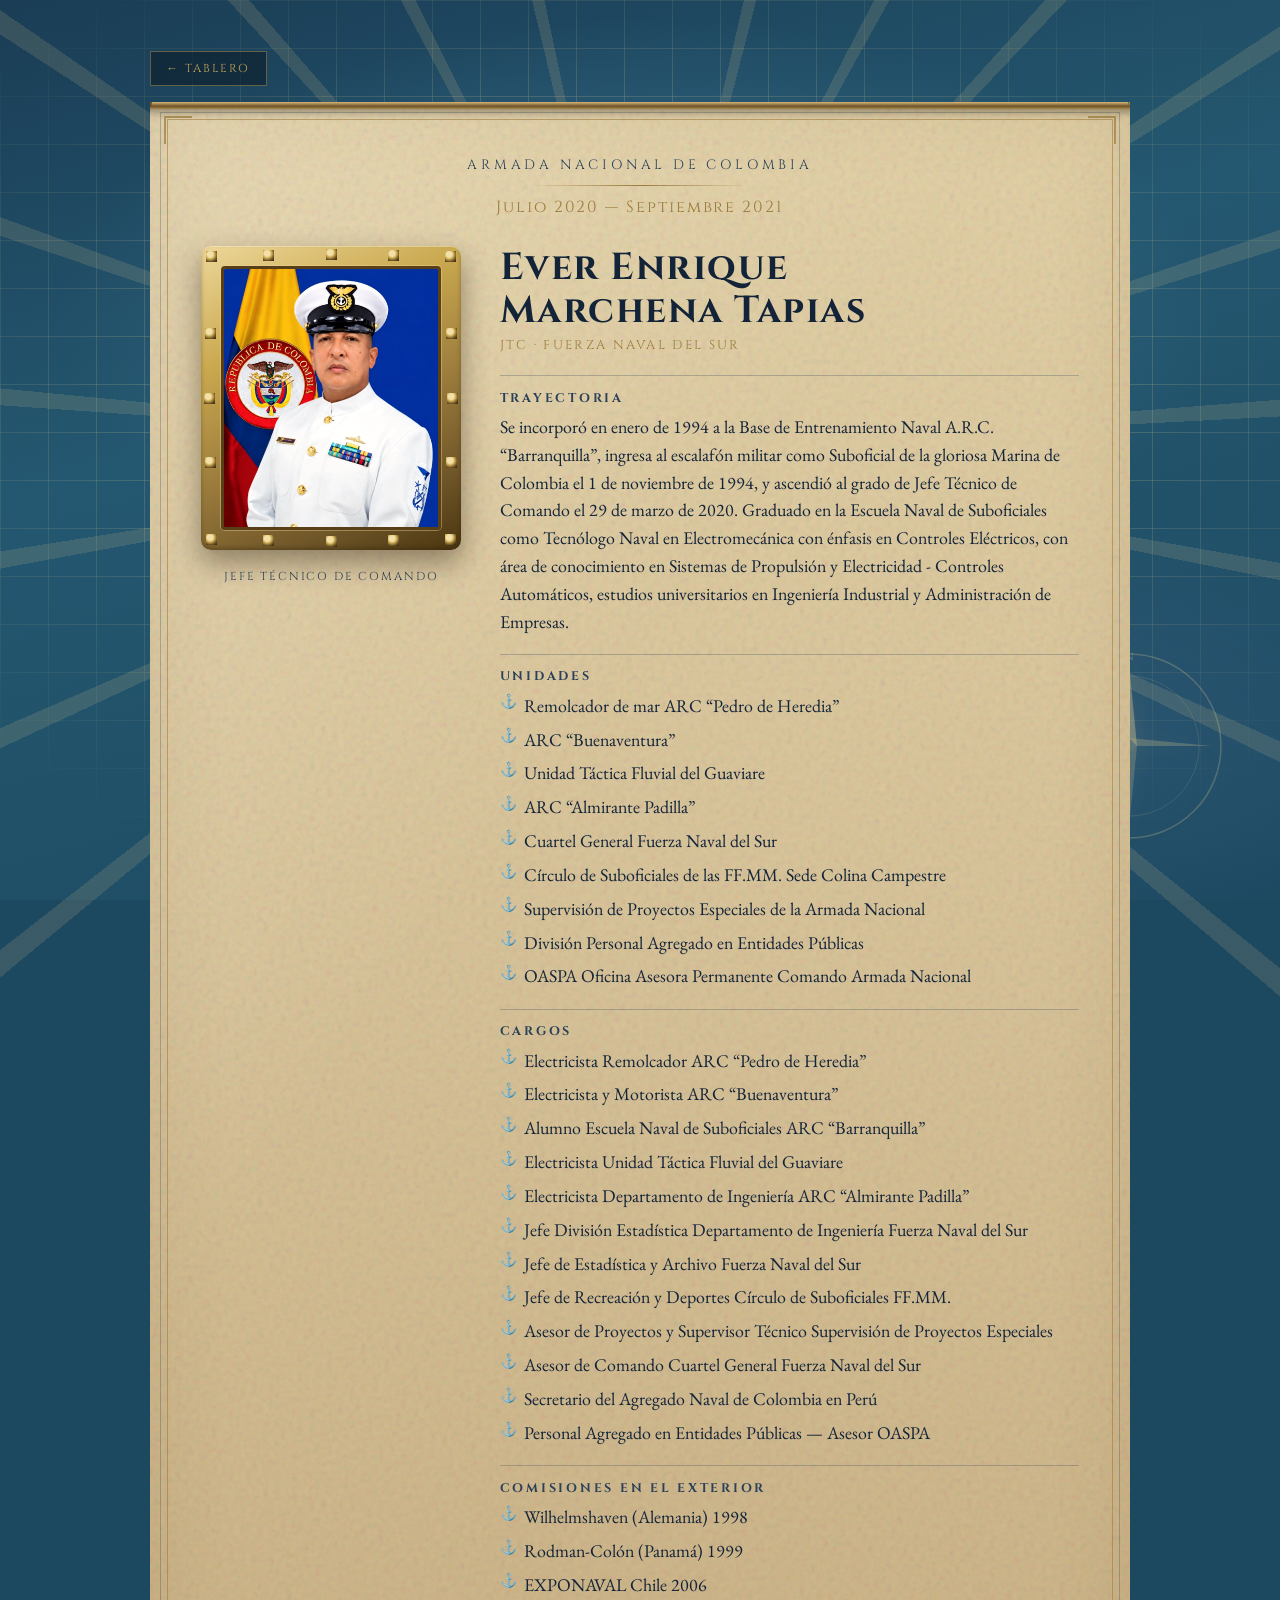
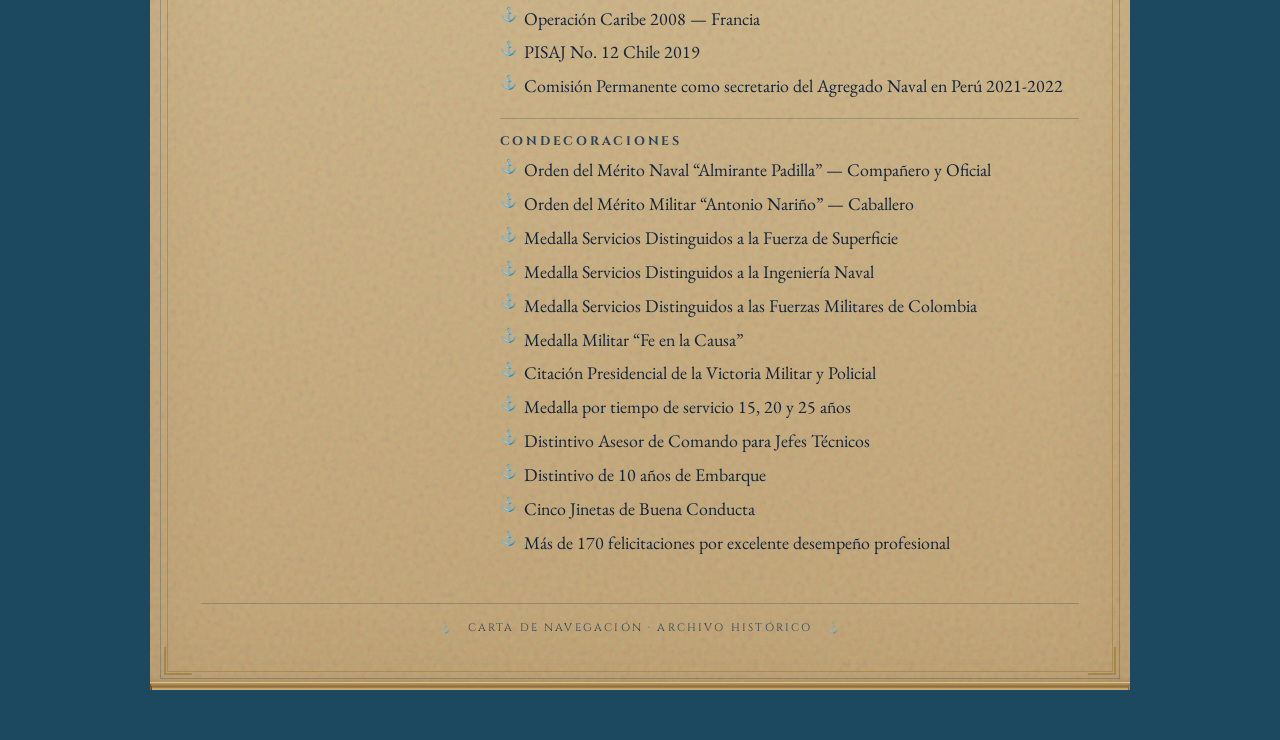
<file: ever-enrique-marchena-tapias.html>
<!DOCTYPE html>
<html lang="es">
<head>
  <meta charset="UTF-8" />
  <meta name="viewport" content="width=device-width, initial-scale=1.0" />
  <title>JTC Ever Enrique Marchena Tapias — Carta de Navegación</title>
  <link rel="preconnect" href="https://fonts.googleapis.com" />
  <link rel="preconnect" href="https://fonts.gstatic.com" crossorigin />
  <link href="https://fonts.googleapis.com/css2?family=Cinzel:wght@500;700&family=EB+Garamond:ital,wght@0,400;0,600;1,400&display=swap" rel="stylesheet" />
  <link rel="stylesheet" href="styles.css" />
</head>
<body class="view-carta is-loading">
  <div class="veil" aria-hidden="true">
    <p class="veil-text">Abriendo carta de navegación…</p>
  </div>

  <div class="ocean">
    <div class="chart-grid" aria-hidden="true"></div>
    <div class="rhumb-lines" aria-hidden="true"></div>
    <svg class="compass" viewBox="0 0 200 200" aria-hidden="true">
      <circle cx="100" cy="100" r="92" fill="none" stroke="currentColor" stroke-width="1.5" opacity=".35" />
      <circle cx="100" cy="100" r="70" fill="none" stroke="currentColor" stroke-width="0.8" opacity=".25" />
      <g class="compass-needles">
        <polygon points="100,18 108,100 100,92 92,100" fill="currentColor" opacity=".55" />
        <polygon points="100,182 108,100 100,108 92,100" fill="currentColor" opacity=".3" />
        <polygon points="18,100 100,92 92,100 100,108" fill="currentColor" opacity=".35" />
        <polygon points="182,100 100,92 100,108 108,100" fill="currentColor" opacity=".35" />
      </g>
      <text x="100" y="14" text-anchor="middle" font-size="11" fill="currentColor" opacity=".5">N</text>
    </svg>
  </div>

  <main class="stage">
    <a class="btn-back" href="index.html">← Tablero</a>

    <article class="parchment" aria-labelledby="nombre">
      <div class="scroll-rod scroll-rod-top" aria-hidden="true"></div>
      <div class="scroll-rod scroll-rod-bottom" aria-hidden="true"></div>
      <div class="parchment-edge" aria-hidden="true"></div>
      <div class="corner corner-tl" aria-hidden="true"></div>
      <div class="corner corner-tr" aria-hidden="true"></div>
      <div class="corner corner-bl" aria-hidden="true"></div>
      <div class="corner corner-br" aria-hidden="true"></div>

      <header class="carta-header reveal" style="--d: 0.55s">
        <p class="carta-label">Armada Nacional de Colombia</p>
        <div class="seal-line" aria-hidden="true"></div>
        <p class="periodo">Julio 2020 — Septiembre 2021</p>
      </header>

      <div class="carta-body">
        <figure class="retrato reveal" style="--d: 0.85s">
          <div class="retrato-ring">
            <img
              src="img/ever-enrique-marchena-tapias.png"
              alt="Retrato oficial del JTC Ever Enrique Marchena Tapias con uniforme de gala de la Armada Nacional"
              width="320"
              height="400"
            />
          </div>
          <figcaption class="rango">Jefe Técnico de Comando</figcaption>
        </figure>

        <div class="info">
          <h1 id="nombre" class="reveal-name" style="--d: 1.05s">Ever Enrique Marchena Tapias</h1>
          <p class="subtitulo reveal" style="--d: 1.2s">JTC · Fuerza Naval del Sur</p>

          <section class="bloque reveal" style="--d: 1.35s">
            <h2>Trayectoria</h2>
            <p>
              Se incorporó en enero de 1994 a la Base de Entrenamiento Naval A.R.C. “Barranquilla”,
              ingresa al escalafón militar como Suboficial de la gloriosa Marina de Colombia el
              1 de noviembre de 1994, y ascendió al grado de Jefe Técnico de Comando el
              29 de marzo de 2020. Graduado en la Escuela Naval de Suboficiales como Tecnólogo Naval
              en Electromecánica con énfasis en Controles Eléctricos, con área de conocimiento en
              Sistemas de Propulsión y Electricidad - Controles Automáticos, estudios universitarios
              en Ingeniería Industrial y Administración de Empresas.
            </p>
          </section>

          <section class="bloque reveal" style="--d: 1.55s">
            <h2>Unidades</h2>
            <ul>
              <li>Remolcador de mar ARC “Pedro de Heredia”</li>
              <li>ARC “Buenaventura”</li>
              <li>Unidad Táctica Fluvial del Guaviare</li>
              <li>ARC “Almirante Padilla”</li>
              <li>Cuartel General Fuerza Naval del Sur</li>
              <li>Círculo de Suboficiales de las FF.MM. Sede Colina Campestre</li>
              <li>Supervisión de Proyectos Especiales de la Armada Nacional</li>
              <li>División Personal Agregado en Entidades Públicas</li>
              <li>OASPA Oficina Asesora Permanente Comando Armada Nacional</li>
            </ul>
          </section>

          <section class="bloque reveal" style="--d: 1.75s">
            <h2>Cargos</h2>
            <ul>
              <li>Electricista Remolcador ARC “Pedro de Heredia”</li>
              <li>Electricista y Motorista ARC “Buenaventura”</li>
              <li>Alumno Escuela Naval de Suboficiales ARC “Barranquilla”</li>
              <li>Electricista Unidad Táctica Fluvial del Guaviare</li>
              <li>Electricista Departamento de Ingeniería ARC “Almirante Padilla”</li>
              <li>Jefe División Estadística Departamento de Ingeniería Fuerza Naval del Sur</li>
              <li>Jefe de Estadística y Archivo Fuerza Naval del Sur</li>
              <li>Jefe de Recreación y Deportes Círculo de Suboficiales FF.MM.</li>
              <li>Asesor de Proyectos y Supervisor Técnico Supervisión de Proyectos Especiales</li>
              <li>Asesor de Comando Cuartel General Fuerza Naval del Sur</li>
              <li>Secretario del Agregado Naval de Colombia en Perú</li>
              <li>Personal Agregado en Entidades Públicas — Asesor OASPA</li>
            </ul>
          </section>

          <section class="bloque reveal" style="--d: 1.9s">
            <h2>Comisiones en el exterior</h2>
            <ul>
              <li>Wilhelmshaven (Alemania) 1998</li>
              <li>Rodman-Colón (Panamá) 1999</li>
              <li>EXPONAVAL Chile 2006</li>
              <li>Operación Caribe 2008 — Francia</li>
              <li>PISAJ No. 12 Chile 2019</li>
              <li>Comisión Permanente como secretario del Agregado Naval en Perú 2021-2022</li>
            </ul>
          </section>

          <section class="bloque condecoraciones reveal" style="--d: 2.05s">
            <h2>Condecoraciones</h2>
            <ul>
              <li>Orden del Mérito Naval “Almirante Padilla” — Compañero y Oficial</li>
              <li>Orden del Mérito Militar “Antonio Nariño” — Caballero</li>
              <li>Medalla Servicios Distinguidos a la Fuerza de Superficie</li>
              <li>Medalla Servicios Distinguidos a la Ingeniería Naval</li>
              <li>Medalla Servicios Distinguidos a las Fuerzas Militares de Colombia</li>
              <li>Medalla Militar “Fe en la Causa”</li>
              <li>Citación Presidencial de la Victoria Militar y Policial</li>
              <li>Medalla por tiempo de servicio 15, 20 y 25 años</li>
              <li>Distintivo Asesor de Comando para Jefes Técnicos</li>
              <li>Distintivo de 10 años de Embarque</li>
              <li>Cinco Jinetas de Buena Conducta</li>
              <li>Más de 170 felicitaciones por excelente desempeño profesional</li>
            </ul>
          </section>
        </div>
      </div>

      <footer class="carta-footer reveal" style="--d: 2.25s">
        <span class="anchor-mark" aria-hidden="true">⚓</span>
        <span>Carta de navegación · Archivo histórico</span>
        <span class="anchor-mark" aria-hidden="true">⚓</span>
      </footer>
    </article>
  </main>

  <script src="carta.js"></script>
</body>
</html>
</file>
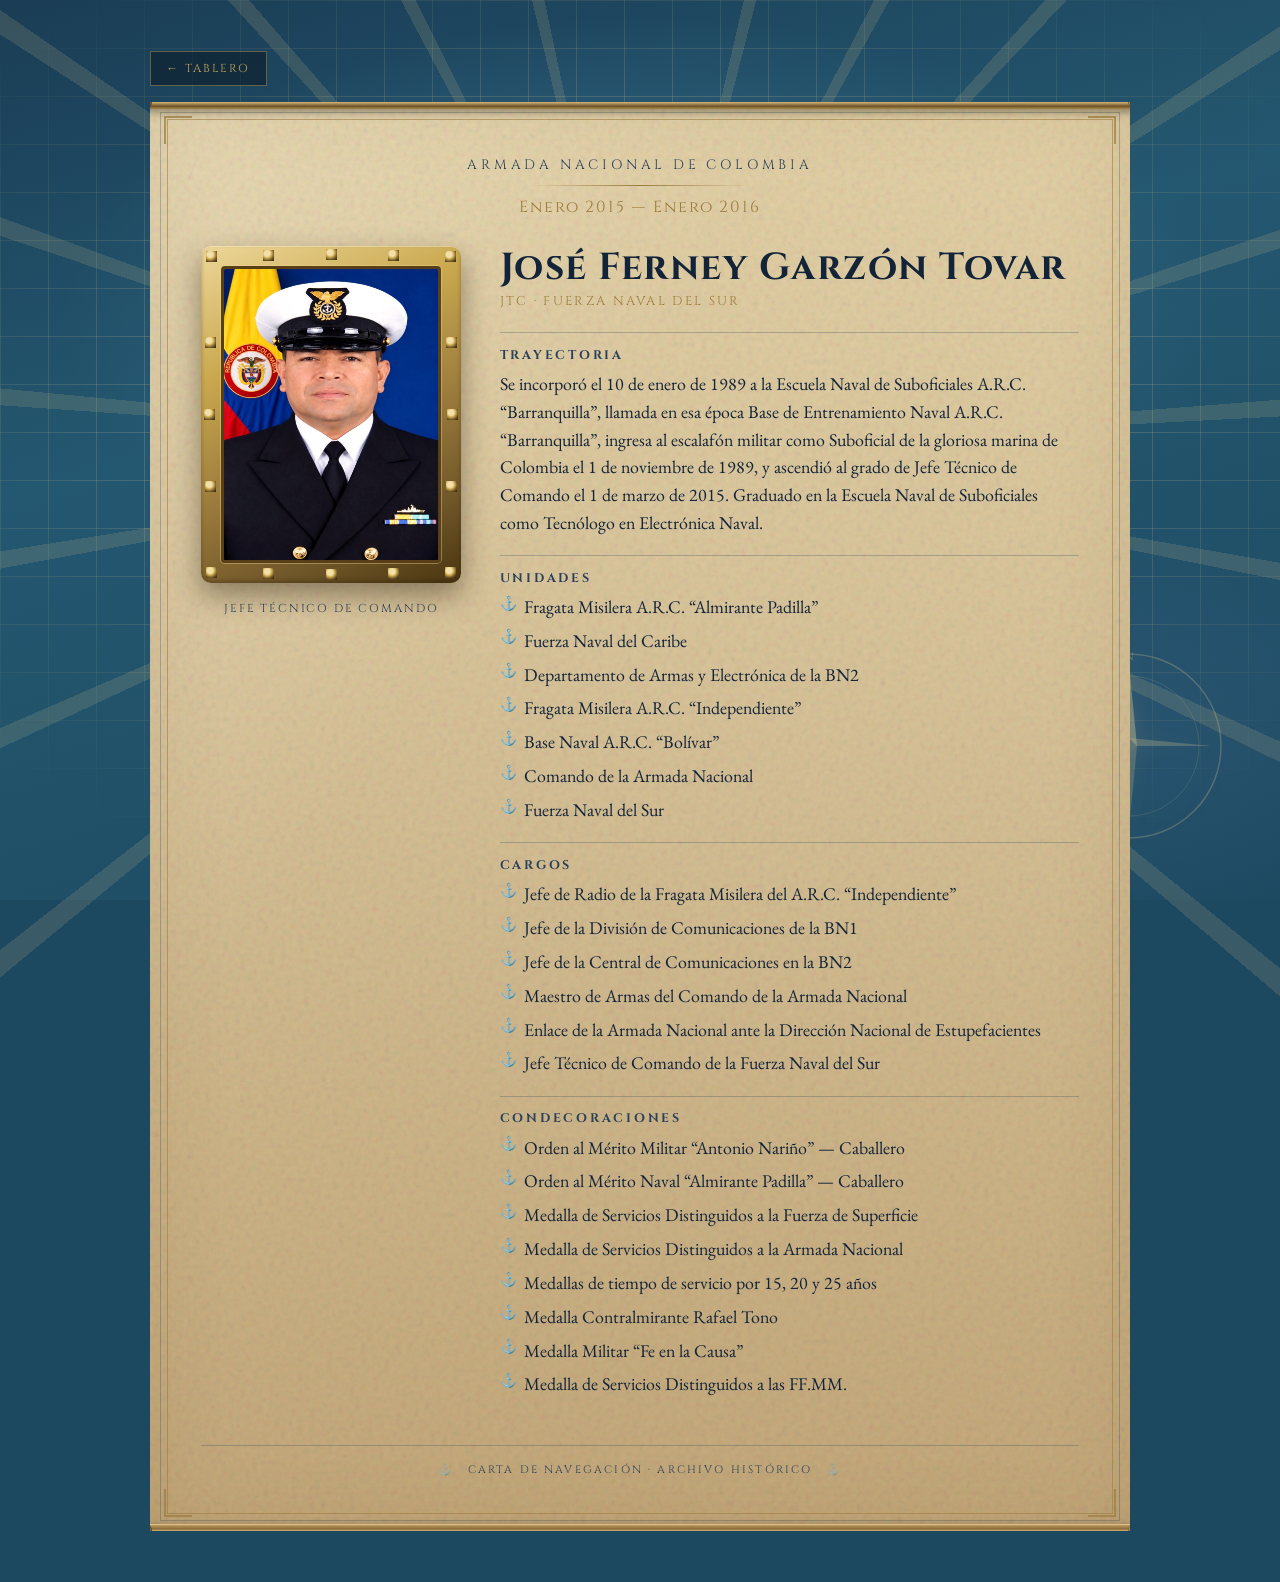
<file: jose-ferney-garzon-tovar.html>
<!DOCTYPE html>
<html lang="es">
<head>
  <meta charset="UTF-8" />
  <meta name="viewport" content="width=device-width, initial-scale=1.0" />
  <title>JTC José Ferney Garzón Tovar — Carta de Navegación</title>
  <link rel="preconnect" href="https://fonts.googleapis.com" />
  <link rel="preconnect" href="https://fonts.gstatic.com" crossorigin />
  <link href="https://fonts.googleapis.com/css2?family=Cinzel:wght@500;700&family=EB+Garamond:ital,wght@0,400;0,600;1,400&display=swap" rel="stylesheet" />
  <link rel="stylesheet" href="styles.css" />
</head>
<body class="view-carta is-loading">
  <div class="veil" aria-hidden="true">
    <p class="veil-text">Abriendo carta de navegación…</p>
  </div>

  <div class="ocean">
    <div class="chart-grid" aria-hidden="true"></div>
    <div class="rhumb-lines" aria-hidden="true"></div>
    <svg class="compass" viewBox="0 0 200 200" aria-hidden="true">
      <circle cx="100" cy="100" r="92" fill="none" stroke="currentColor" stroke-width="1.5" opacity=".35" />
      <circle cx="100" cy="100" r="70" fill="none" stroke="currentColor" stroke-width="0.8" opacity=".25" />
      <g class="compass-needles">
        <polygon points="100,18 108,100 100,92 92,100" fill="currentColor" opacity=".55" />
        <polygon points="100,182 108,100 100,108 92,100" fill="currentColor" opacity=".3" />
        <polygon points="18,100 100,92 92,100 100,108" fill="currentColor" opacity=".35" />
        <polygon points="182,100 100,92 100,108 108,100" fill="currentColor" opacity=".35" />
      </g>
      <text x="100" y="14" text-anchor="middle" font-size="11" fill="currentColor" opacity=".5">N</text>
    </svg>
  </div>

  <main class="stage">
    <a class="btn-back" href="index.html">← Tablero</a>

    <article class="parchment" aria-labelledby="nombre">
      <div class="scroll-rod scroll-rod-top" aria-hidden="true"></div>
      <div class="scroll-rod scroll-rod-bottom" aria-hidden="true"></div>
      <div class="parchment-edge" aria-hidden="true"></div>
      <div class="corner corner-tl" aria-hidden="true"></div>
      <div class="corner corner-tr" aria-hidden="true"></div>
      <div class="corner corner-bl" aria-hidden="true"></div>
      <div class="corner corner-br" aria-hidden="true"></div>

      <header class="carta-header reveal" style="--d: 0.55s">
        <p class="carta-label">Armada Nacional de Colombia</p>
        <div class="seal-line" aria-hidden="true"></div>
        <p class="periodo">Enero 2015 — Enero 2016</p>
      </header>

      <div class="carta-body">
        <figure class="retrato reveal" style="--d: 0.85s">
          <div class="retrato-ring">
            <img
              src="img/jose-ferney-garzon-tovar.png"
              alt="Retrato oficial del JTC José Ferney Garzón Tovar con uniforme de gala de la Armada Nacional"
              width="320"
              height="400"
            />
          </div>
          <figcaption class="rango">Jefe Técnico de Comando</figcaption>
        </figure>

        <div class="info">
          <h1 id="nombre" class="reveal-name" style="--d: 1.05s">José Ferney Garzón Tovar</h1>
          <p class="subtitulo reveal" style="--d: 1.2s">JTC · Fuerza Naval del Sur</p>

          <section class="bloque reveal" style="--d: 1.35s">
            <h2>Trayectoria</h2>
            <p>
              Se incorporó el 10 de enero de 1989 a la Escuela Naval de Suboficiales A.R.C. “Barranquilla”,
              llamada en esa época Base de Entrenamiento Naval A.R.C. “Barranquilla”, ingresa al escalafón
              militar como Suboficial de la gloriosa marina de Colombia el 1 de noviembre de 1989, y
              ascendió al grado de Jefe Técnico de Comando el 1 de marzo de 2015. Graduado en la Escuela
              Naval de Suboficiales como Tecnólogo en Electrónica Naval.
            </p>
          </section>

          <section class="bloque reveal" style="--d: 1.55s">
            <h2>Unidades</h2>
            <ul>
              <li>Fragata Misilera A.R.C. “Almirante Padilla”</li>
              <li>Fuerza Naval del Caribe</li>
              <li>Departamento de Armas y Electrónica de la BN2</li>
              <li>Fragata Misilera A.R.C. “Independiente”</li>
              <li>Base Naval A.R.C. “Bolívar”</li>
              <li>Comando de la Armada Nacional</li>
              <li>Fuerza Naval del Sur</li>
            </ul>
          </section>

          <section class="bloque reveal" style="--d: 1.75s">
            <h2>Cargos</h2>
            <ul>
              <li>Jefe de Radio de la Fragata Misilera del A.R.C. “Independiente”</li>
              <li>Jefe de la División de Comunicaciones de la BN1</li>
              <li>Jefe de la Central de Comunicaciones en la BN2</li>
              <li>Maestro de Armas del Comando de la Armada Nacional</li>
              <li>Enlace de la Armada Nacional ante la Dirección Nacional de Estupefacientes</li>
              <li>Jefe Técnico de Comando de la Fuerza Naval del Sur</li>
            </ul>
          </section>

          <section class="bloque condecoraciones reveal" style="--d: 1.95s">
            <h2>Condecoraciones</h2>
            <ul>
              <li>Orden al Mérito Militar “Antonio Nariño” — Caballero</li>
              <li>Orden al Mérito Naval “Almirante Padilla” — Caballero</li>
              <li>Medalla de Servicios Distinguidos a la Fuerza de Superficie</li>
              <li>Medalla de Servicios Distinguidos a la Armada Nacional</li>
              <li>Medallas de tiempo de servicio por 15, 20 y 25 años</li>
              <li>Medalla Contralmirante Rafael Tono</li>
              <li>Medalla Militar “Fe en la Causa”</li>
              <li>Medalla de Servicios Distinguidos a las FF.MM.</li>
            </ul>
          </section>
        </div>
      </div>

      <footer class="carta-footer reveal" style="--d: 2.15s">
        <span class="anchor-mark" aria-hidden="true">⚓</span>
        <span>Carta de navegación · Archivo histórico</span>
        <span class="anchor-mark" aria-hidden="true">⚓</span>
      </footer>
    </article>
  </main>

  <script src="carta.js"></script>
</body>
</html>
</file>
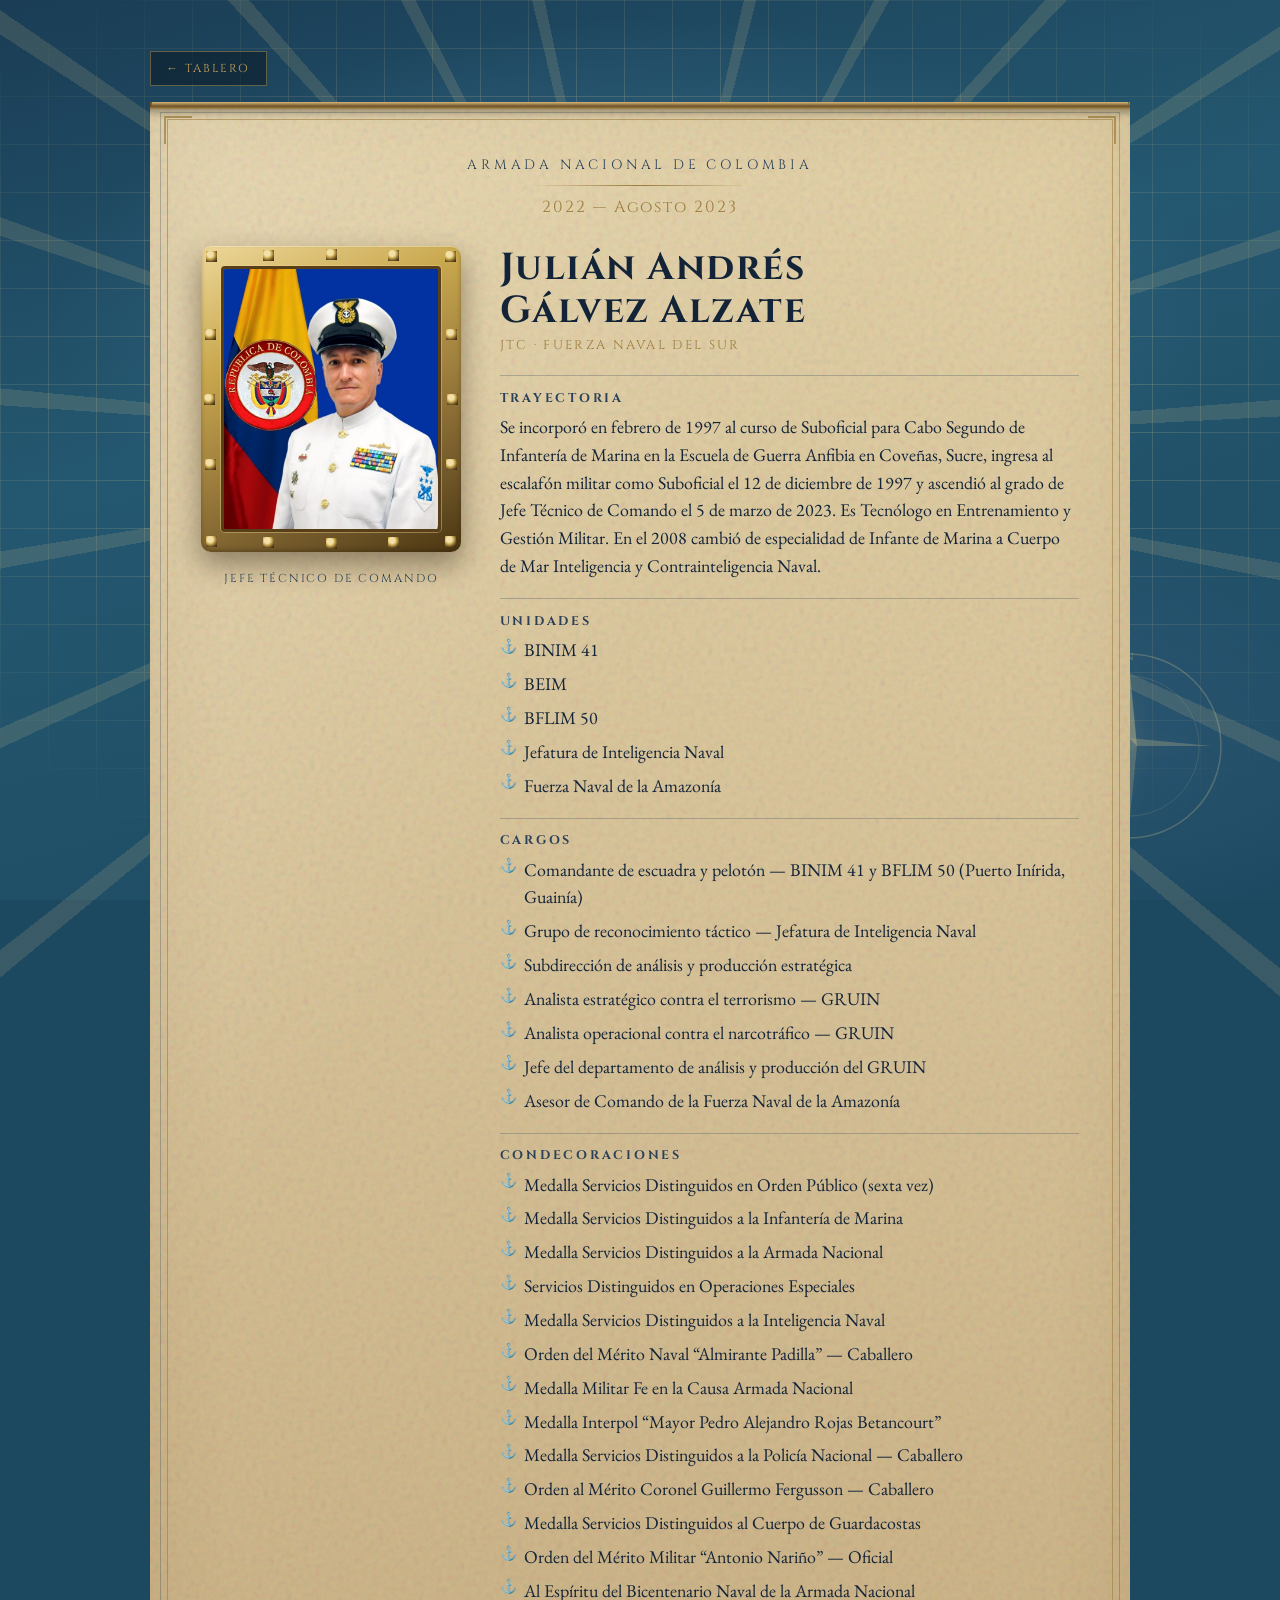
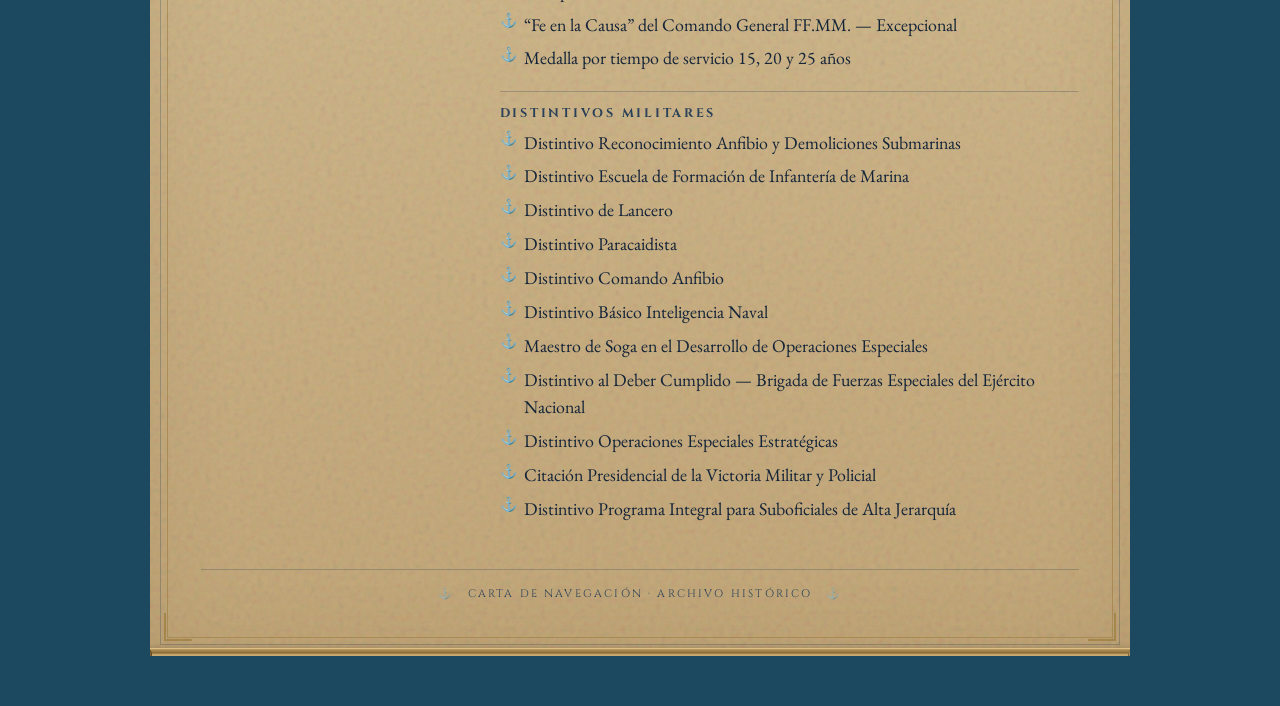
<file: julian-andres-galvez-alzate.html>
<!DOCTYPE html>
<html lang="es">
<head>
  <meta charset="UTF-8" />
  <meta name="viewport" content="width=device-width, initial-scale=1.0" />
  <title>JTC Julián Andrés Gálvez Alzate — Carta de Navegación</title>
  <link rel="preconnect" href="https://fonts.googleapis.com" />
  <link rel="preconnect" href="https://fonts.gstatic.com" crossorigin />
  <link href="https://fonts.googleapis.com/css2?family=Cinzel:wght@500;700&family=EB+Garamond:ital,wght@0,400;0,600;1,400&display=swap" rel="stylesheet" />
  <link rel="stylesheet" href="styles.css" />
</head>
<body class="view-carta is-loading">
  <div class="veil" aria-hidden="true">
    <p class="veil-text">Abriendo carta de navegación…</p>
  </div>

  <div class="ocean">
    <div class="chart-grid" aria-hidden="true"></div>
    <div class="rhumb-lines" aria-hidden="true"></div>
    <svg class="compass" viewBox="0 0 200 200" aria-hidden="true">
      <circle cx="100" cy="100" r="92" fill="none" stroke="currentColor" stroke-width="1.5" opacity=".35" />
      <circle cx="100" cy="100" r="70" fill="none" stroke="currentColor" stroke-width="0.8" opacity=".25" />
      <g class="compass-needles">
        <polygon points="100,18 108,100 100,92 92,100" fill="currentColor" opacity=".55" />
        <polygon points="100,182 108,100 100,108 92,100" fill="currentColor" opacity=".3" />
        <polygon points="18,100 100,92 92,100 100,108" fill="currentColor" opacity=".35" />
        <polygon points="182,100 100,92 100,108 108,100" fill="currentColor" opacity=".35" />
      </g>
      <text x="100" y="14" text-anchor="middle" font-size="11" fill="currentColor" opacity=".5">N</text>
    </svg>
  </div>

  <main class="stage">
    <a class="btn-back" href="index.html">← Tablero</a>

    <article class="parchment" aria-labelledby="nombre">
      <div class="scroll-rod scroll-rod-top" aria-hidden="true"></div>
      <div class="scroll-rod scroll-rod-bottom" aria-hidden="true"></div>
      <div class="parchment-edge" aria-hidden="true"></div>
      <div class="corner corner-tl" aria-hidden="true"></div>
      <div class="corner corner-tr" aria-hidden="true"></div>
      <div class="corner corner-bl" aria-hidden="true"></div>
      <div class="corner corner-br" aria-hidden="true"></div>

      <header class="carta-header reveal" style="--d: 0.55s">
        <p class="carta-label">Armada Nacional de Colombia</p>
        <div class="seal-line" aria-hidden="true"></div>
        <p class="periodo">2022 — Agosto 2023</p>
      </header>

      <div class="carta-body">
        <figure class="retrato reveal" style="--d: 0.85s">
          <div class="retrato-ring">
            <img
              src="img/julian-andres-galvez-alzate.png"
              alt="Retrato oficial del JTC Julián Andrés Gálvez Alzate con uniforme de gala de la Armada Nacional"
              width="320"
              height="400"
            />
          </div>
          <figcaption class="rango">Jefe Técnico de Comando</figcaption>
        </figure>

        <div class="info">
          <h1 id="nombre" class="reveal-name" style="--d: 1.05s">Julián Andrés Gálvez Alzate</h1>
          <p class="subtitulo reveal" style="--d: 1.2s">JTC · Fuerza Naval del Sur</p>

          <section class="bloque reveal" style="--d: 1.35s">
            <h2>Trayectoria</h2>
            <p>
              Se incorporó en febrero de 1997 al curso de Suboficial para Cabo Segundo de Infantería
              de Marina en la Escuela de Guerra Anfibia en Coveñas, Sucre, ingresa al escalafón militar
              como Suboficial el 12 de diciembre de 1997 y ascendió al grado de Jefe Técnico de Comando
              el 5 de marzo de 2023. Es Tecnólogo en Entrenamiento y Gestión Militar. En el 2008 cambió
              de especialidad de Infante de Marina a Cuerpo de Mar Inteligencia y Contrainteligencia Naval.
            </p>
          </section>

          <section class="bloque reveal" style="--d: 1.55s">
            <h2>Unidades</h2>
            <ul>
              <li>BINIM 41</li>
              <li>BEIM</li>
              <li>BFLIM 50</li>
              <li>Jefatura de Inteligencia Naval</li>
              <li>Fuerza Naval de la Amazonía</li>
            </ul>
          </section>

          <section class="bloque reveal" style="--d: 1.75s">
            <h2>Cargos</h2>
            <ul>
              <li>Comandante de escuadra y pelotón — BINIM 41 y BFLIM 50 (Puerto Inírida, Guainía)</li>
              <li>Grupo de reconocimiento táctico — Jefatura de Inteligencia Naval</li>
              <li>Subdirección de análisis y producción estratégica</li>
              <li>Analista estratégico contra el terrorismo — GRUIN</li>
              <li>Analista operacional contra el narcotráfico — GRUIN</li>
              <li>Jefe del departamento de análisis y producción del GRUIN</li>
              <li>Asesor de Comando de la Fuerza Naval de la Amazonía</li>
            </ul>
          </section>

          <section class="bloque condecoraciones reveal" style="--d: 1.95s">
            <h2>Condecoraciones</h2>
            <ul>
              <li>Medalla Servicios Distinguidos en Orden Público (sexta vez)</li>
              <li>Medalla Servicios Distinguidos a la Infantería de Marina</li>
              <li>Medalla Servicios Distinguidos a la Armada Nacional</li>
              <li>Servicios Distinguidos en Operaciones Especiales</li>
              <li>Medalla Servicios Distinguidos a la Inteligencia Naval</li>
              <li>Orden del Mérito Naval “Almirante Padilla” — Caballero</li>
              <li>Medalla Militar Fe en la Causa Armada Nacional</li>
              <li>Medalla Interpol “Mayor Pedro Alejandro Rojas Betancourt”</li>
              <li>Medalla Servicios Distinguidos a la Policía Nacional — Caballero</li>
              <li>Orden al Mérito Coronel Guillermo Fergusson — Caballero</li>
              <li>Medalla Servicios Distinguidos al Cuerpo de Guardacostas</li>
              <li>Orden del Mérito Militar “Antonio Nariño” — Oficial</li>
              <li>Al Espíritu del Bicentenario Naval de la Armada Nacional</li>
              <li>“Fe en la Causa” del Comando General FF.MM. — Excepcional</li>
              <li>Medalla por tiempo de servicio 15, 20 y 25 años</li>
            </ul>
          </section>

          <section class="bloque condecoraciones reveal" style="--d: 2.15s">
            <h2>Distintivos militares</h2>
            <ul>
              <li>Distintivo Reconocimiento Anfibio y Demoliciones Submarinas</li>
              <li>Distintivo Escuela de Formación de Infantería de Marina</li>
              <li>Distintivo de Lancero</li>
              <li>Distintivo Paracaidista</li>
              <li>Distintivo Comando Anfibio</li>
              <li>Distintivo Básico Inteligencia Naval</li>
              <li>Maestro de Soga en el Desarrollo de Operaciones Especiales</li>
              <li>Distintivo al Deber Cumplido — Brigada de Fuerzas Especiales del Ejército Nacional</li>
              <li>Distintivo Operaciones Especiales Estratégicas</li>
              <li>Citación Presidencial de la Victoria Militar y Policial</li>
              <li>Distintivo Programa Integral para Suboficiales de Alta Jerarquía</li>
            </ul>
          </section>
        </div>
      </div>

      <footer class="carta-footer reveal" style="--d: 2.3s">
        <span class="anchor-mark" aria-hidden="true">⚓</span>
        <span>Carta de navegación · Archivo histórico</span>
        <span class="anchor-mark" aria-hidden="true">⚓</span>
      </footer>
    </article>
  </main>

  <script src="carta.js"></script>
</body>
</html>
</file>
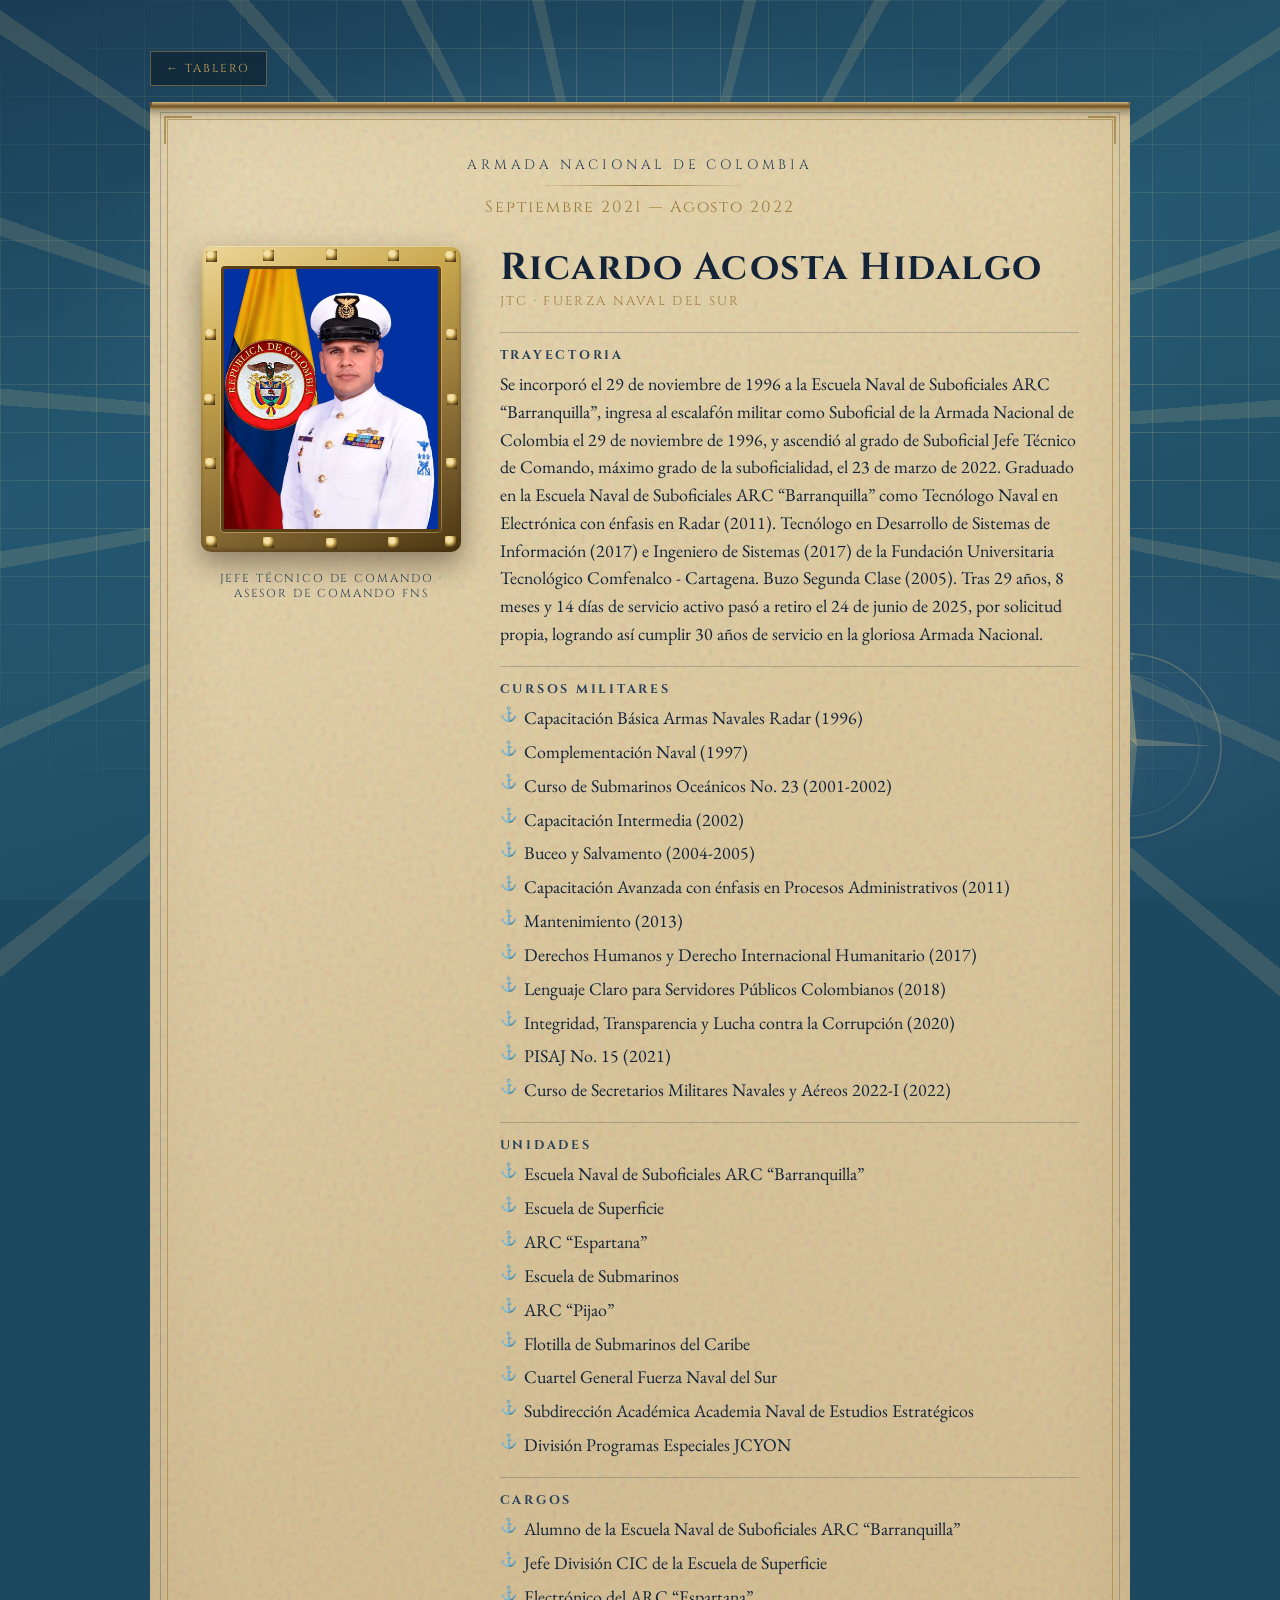
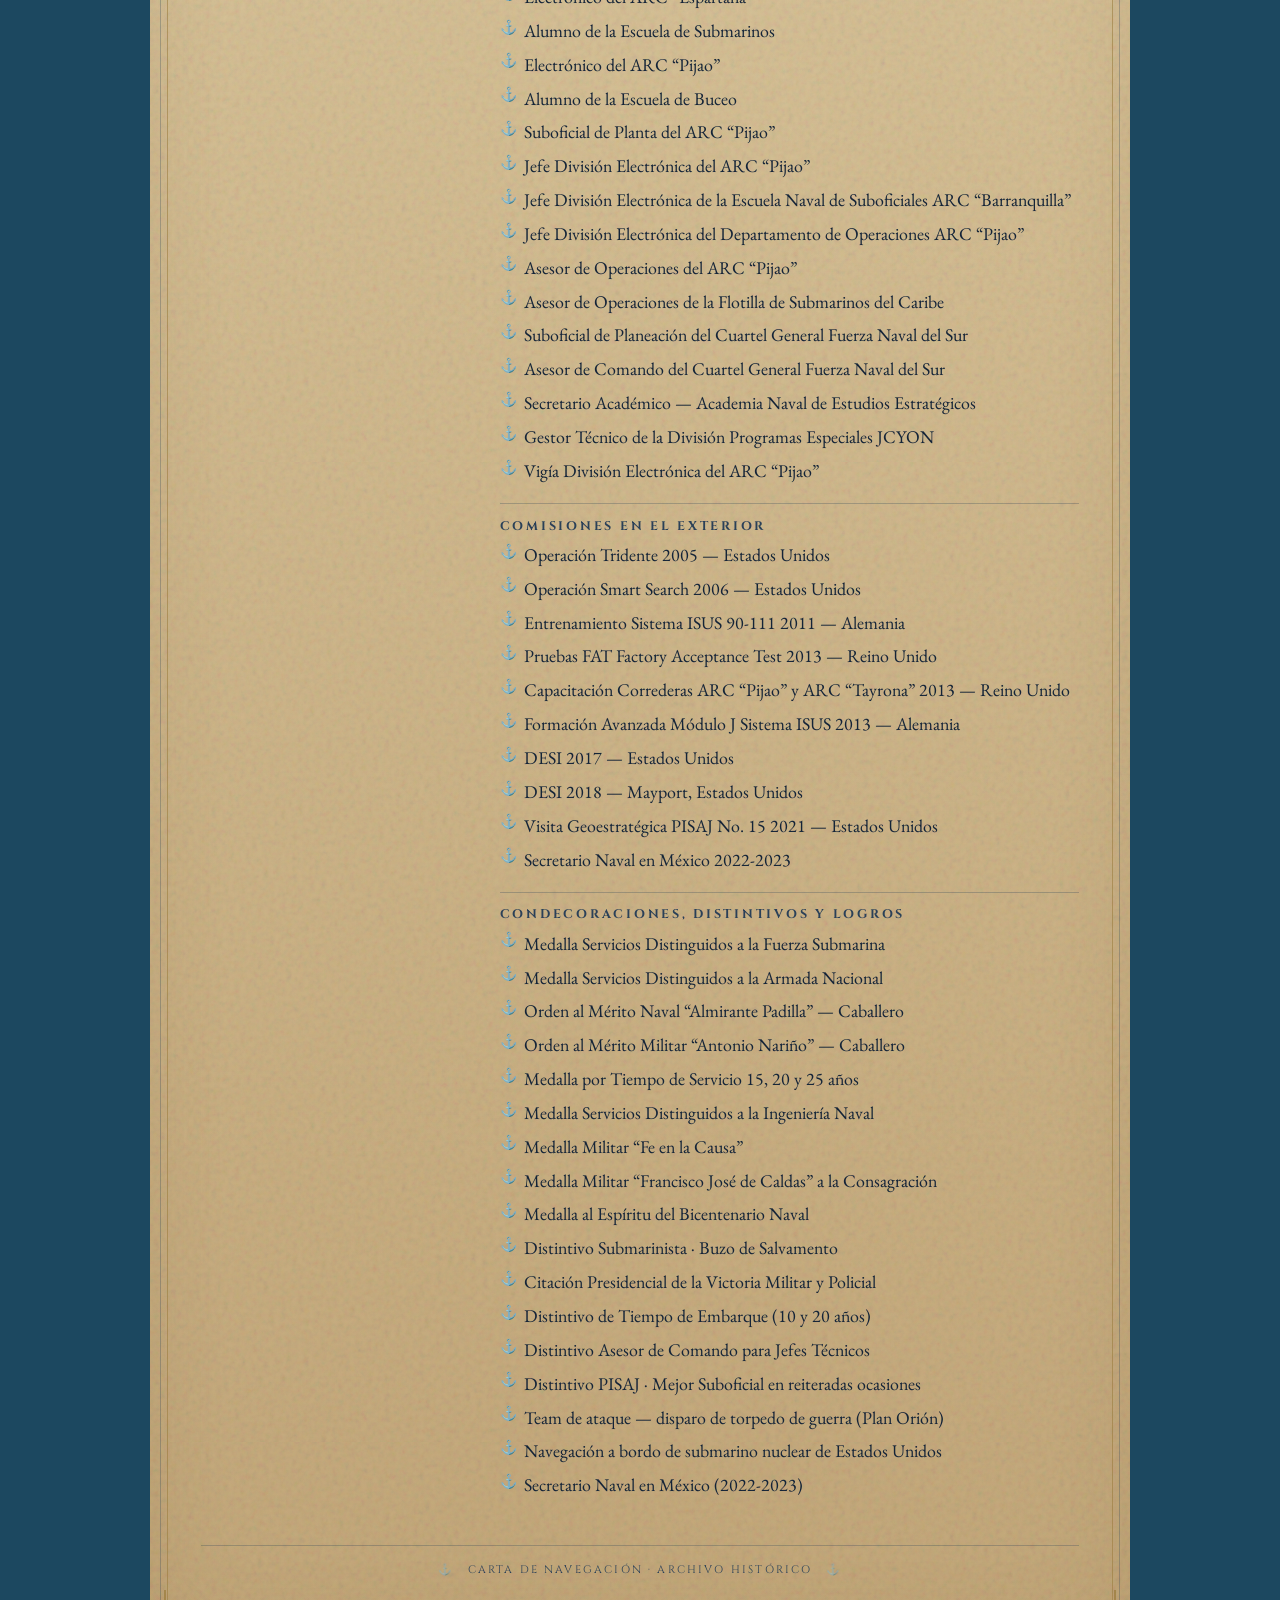
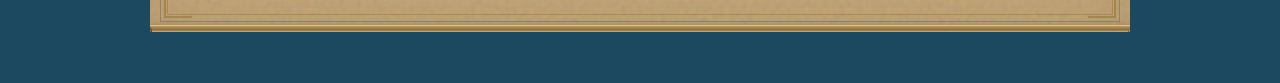
<file: ricardo-acosta-hidalgo.html>
<!DOCTYPE html>
<html lang="es">
<head>
  <meta charset="UTF-8" />
  <meta name="viewport" content="width=device-width, initial-scale=1.0" />
  <title>JTC Ricardo Acosta Hidalgo — Carta de Navegación</title>
  <link rel="preconnect" href="https://fonts.googleapis.com" />
  <link rel="preconnect" href="https://fonts.gstatic.com" crossorigin />
  <link href="https://fonts.googleapis.com/css2?family=Cinzel:wght@500;700&family=EB+Garamond:ital,wght@0,400;0,600;1,400&display=swap" rel="stylesheet" />
  <link rel="stylesheet" href="styles.css" />
</head>
<body class="view-carta is-loading">
  <div class="veil" aria-hidden="true">
    <p class="veil-text">Abriendo carta de navegación…</p>
  </div>

  <div class="ocean">
    <div class="chart-grid" aria-hidden="true"></div>
    <div class="rhumb-lines" aria-hidden="true"></div>
    <svg class="compass" viewBox="0 0 200 200" aria-hidden="true">
      <circle cx="100" cy="100" r="92" fill="none" stroke="currentColor" stroke-width="1.5" opacity=".35" />
      <circle cx="100" cy="100" r="70" fill="none" stroke="currentColor" stroke-width="0.8" opacity=".25" />
      <g class="compass-needles">
        <polygon points="100,18 108,100 100,92 92,100" fill="currentColor" opacity=".55" />
        <polygon points="100,182 108,100 100,108 92,100" fill="currentColor" opacity=".3" />
        <polygon points="18,100 100,92 92,100 100,108" fill="currentColor" opacity=".35" />
        <polygon points="182,100 100,92 100,108 108,100" fill="currentColor" opacity=".35" />
      </g>
      <text x="100" y="14" text-anchor="middle" font-size="11" fill="currentColor" opacity=".5">N</text>
    </svg>
  </div>

  <main class="stage">
    <a class="btn-back" href="index.html">← Tablero</a>

    <article class="parchment" aria-labelledby="nombre">
      <div class="scroll-rod scroll-rod-top" aria-hidden="true"></div>
      <div class="scroll-rod scroll-rod-bottom" aria-hidden="true"></div>
      <div class="parchment-edge" aria-hidden="true"></div>
      <div class="corner corner-tl" aria-hidden="true"></div>
      <div class="corner corner-tr" aria-hidden="true"></div>
      <div class="corner corner-bl" aria-hidden="true"></div>
      <div class="corner corner-br" aria-hidden="true"></div>

      <header class="carta-header reveal" style="--d: 0.55s">
        <p class="carta-label">Armada Nacional de Colombia</p>
        <div class="seal-line" aria-hidden="true"></div>
        <p class="periodo">Septiembre 2021 — Agosto 2022</p>
      </header>

      <div class="carta-body">
        <figure class="retrato reveal" style="--d: 0.85s">
          <div class="retrato-ring">
            <img
              src="img/ricardo-acosta-hidalgo.png"
              alt="Retrato oficial del JTC Ricardo Acosta Hidalgo con uniforme de gala de la Armada Nacional"
              width="320"
              height="400"
            />
          </div>
          <figcaption class="rango">Jefe Técnico de Comando · Asesor de Comando FNS</figcaption>
        </figure>

        <div class="info">
          <h1 id="nombre" class="reveal-name" style="--d: 1.05s">Ricardo Acosta Hidalgo</h1>
          <p class="subtitulo reveal" style="--d: 1.2s">JTC · Fuerza Naval del Sur</p>

          <section class="bloque reveal" style="--d: 1.35s">
            <h2>Trayectoria</h2>
            <p>
              Se incorporó el 29 de noviembre de 1996 a la Escuela Naval de Suboficiales ARC “Barranquilla”,
              ingresa al escalafón militar como Suboficial de la Armada Nacional de Colombia el
              29 de noviembre de 1996, y ascendió al grado de Suboficial Jefe Técnico de Comando,
              máximo grado de la suboficialidad, el 23 de marzo de 2022. Graduado en la Escuela Naval
              de Suboficiales ARC “Barranquilla” como Tecnólogo Naval en Electrónica con énfasis en
              Radar (2011). Tecnólogo en Desarrollo de Sistemas de Información (2017) e Ingeniero de
              Sistemas (2017) de la Fundación Universitaria Tecnológico Comfenalco - Cartagena.
              Buzo Segunda Clase (2005). Tras 29 años, 8 meses y 14 días de servicio activo pasó a
              retiro el 24 de junio de 2025, por solicitud propia, logrando así cumplir 30 años de
              servicio en la gloriosa Armada Nacional.
            </p>
          </section>

          <section class="bloque reveal" style="--d: 1.45s">
            <h2>Cursos militares</h2>
            <ul>
              <li>Capacitación Básica Armas Navales Radar (1996)</li>
              <li>Complementación Naval (1997)</li>
              <li>Curso de Submarinos Oceánicos No. 23 (2001-2002)</li>
              <li>Capacitación Intermedia (2002)</li>
              <li>Buceo y Salvamento (2004-2005)</li>
              <li>Capacitación Avanzada con énfasis en Procesos Administrativos (2011)</li>
              <li>Mantenimiento (2013)</li>
              <li>Derechos Humanos y Derecho Internacional Humanitario (2017)</li>
              <li>Lenguaje Claro para Servidores Públicos Colombianos (2018)</li>
              <li>Integridad, Transparencia y Lucha contra la Corrupción (2020)</li>
              <li>PISAJ No. 15 (2021)</li>
              <li>Curso de Secretarios Militares Navales y Aéreos 2022-I (2022)</li>
            </ul>
          </section>

          <section class="bloque reveal" style="--d: 1.55s">
            <h2>Unidades</h2>
            <ul>
              <li>Escuela Naval de Suboficiales ARC “Barranquilla”</li>
              <li>Escuela de Superficie</li>
              <li>ARC “Espartana”</li>
              <li>Escuela de Submarinos</li>
              <li>ARC “Pijao”</li>
              <li>Flotilla de Submarinos del Caribe</li>
              <li>Cuartel General Fuerza Naval del Sur</li>
              <li>Subdirección Académica Academia Naval de Estudios Estratégicos</li>
              <li>División Programas Especiales JCYON</li>
            </ul>
          </section>

          <section class="bloque reveal" style="--d: 1.7s">
            <h2>Cargos</h2>
            <ul>
              <li>Alumno de la Escuela Naval de Suboficiales ARC “Barranquilla”</li>
              <li>Jefe División CIC de la Escuela de Superficie</li>
              <li>Electrónico del ARC “Espartana”</li>
              <li>Alumno de la Escuela de Submarinos</li>
              <li>Electrónico del ARC “Pijao”</li>
              <li>Alumno de la Escuela de Buceo</li>
              <li>Suboficial de Planta del ARC “Pijao”</li>
              <li>Jefe División Electrónica del ARC “Pijao”</li>
              <li>Jefe División Electrónica de la Escuela Naval de Suboficiales ARC “Barranquilla”</li>
              <li>Jefe División Electrónica del Departamento de Operaciones ARC “Pijao”</li>
              <li>Asesor de Operaciones del ARC “Pijao”</li>
              <li>Asesor de Operaciones de la Flotilla de Submarinos del Caribe</li>
              <li>Suboficial de Planeación del Cuartel General Fuerza Naval del Sur</li>
              <li>Asesor de Comando del Cuartel General Fuerza Naval del Sur</li>
              <li>Secretario Académico — Academia Naval de Estudios Estratégicos</li>
              <li>Gestor Técnico de la División Programas Especiales JCYON</li>
              <li>Vigía División Electrónica del ARC “Pijao”</li>
            </ul>
          </section>

          <section class="bloque reveal" style="--d: 1.85s">
            <h2>Comisiones en el exterior</h2>
            <ul>
              <li>Operación Tridente 2005 — Estados Unidos</li>
              <li>Operación Smart Search 2006 — Estados Unidos</li>
              <li>Entrenamiento Sistema ISUS 90-111 2011 — Alemania</li>
              <li>Pruebas FAT Factory Acceptance Test 2013 — Reino Unido</li>
              <li>Capacitación Correderas ARC “Pijao” y ARC “Tayrona” 2013 — Reino Unido</li>
              <li>Formación Avanzada Módulo J Sistema ISUS 2013 — Alemania</li>
              <li>DESI 2017 — Estados Unidos</li>
              <li>DESI 2018 — Mayport, Estados Unidos</li>
              <li>Visita Geoestratégica PISAJ No. 15 2021 — Estados Unidos</li>
              <li>Secretario Naval en México 2022-2023</li>
            </ul>
          </section>

          <section class="bloque condecoraciones reveal" style="--d: 2s">
            <h2>Condecoraciones, distintivos y logros</h2>
            <ul>
              <li>Medalla Servicios Distinguidos a la Fuerza Submarina</li>
              <li>Medalla Servicios Distinguidos a la Armada Nacional</li>
              <li>Orden al Mérito Naval “Almirante Padilla” — Caballero</li>
              <li>Orden al Mérito Militar “Antonio Nariño” — Caballero</li>
              <li>Medalla por Tiempo de Servicio 15, 20 y 25 años</li>
              <li>Medalla Servicios Distinguidos a la Ingeniería Naval</li>
              <li>Medalla Militar “Fe en la Causa”</li>
              <li>Medalla Militar “Francisco José de Caldas” a la Consagración</li>
              <li>Medalla al Espíritu del Bicentenario Naval</li>
              <li>Distintivo Submarinista · Buzo de Salvamento</li>
              <li>Citación Presidencial de la Victoria Militar y Policial</li>
              <li>Distintivo de Tiempo de Embarque (10 y 20 años)</li>
              <li>Distintivo Asesor de Comando para Jefes Técnicos</li>
              <li>Distintivo PISAJ · Mejor Suboficial en reiteradas ocasiones</li>
              <li>Team de ataque — disparo de torpedo de guerra (Plan Orión)</li>
              <li>Navegación a bordo de submarino nuclear de Estados Unidos</li>
              <li>Secretario Naval en México (2022-2023)</li>
            </ul>
          </section>
        </div>
      </div>

      <footer class="carta-footer reveal" style="--d: 2.2s">
        <span class="anchor-mark" aria-hidden="true">⚓</span>
        <span>Carta de navegación · Archivo histórico</span>
        <span class="anchor-mark" aria-hidden="true">⚓</span>
      </footer>
    </article>
  </main>

  <script src="carta.js"></script>
</body>
</html>
</file>
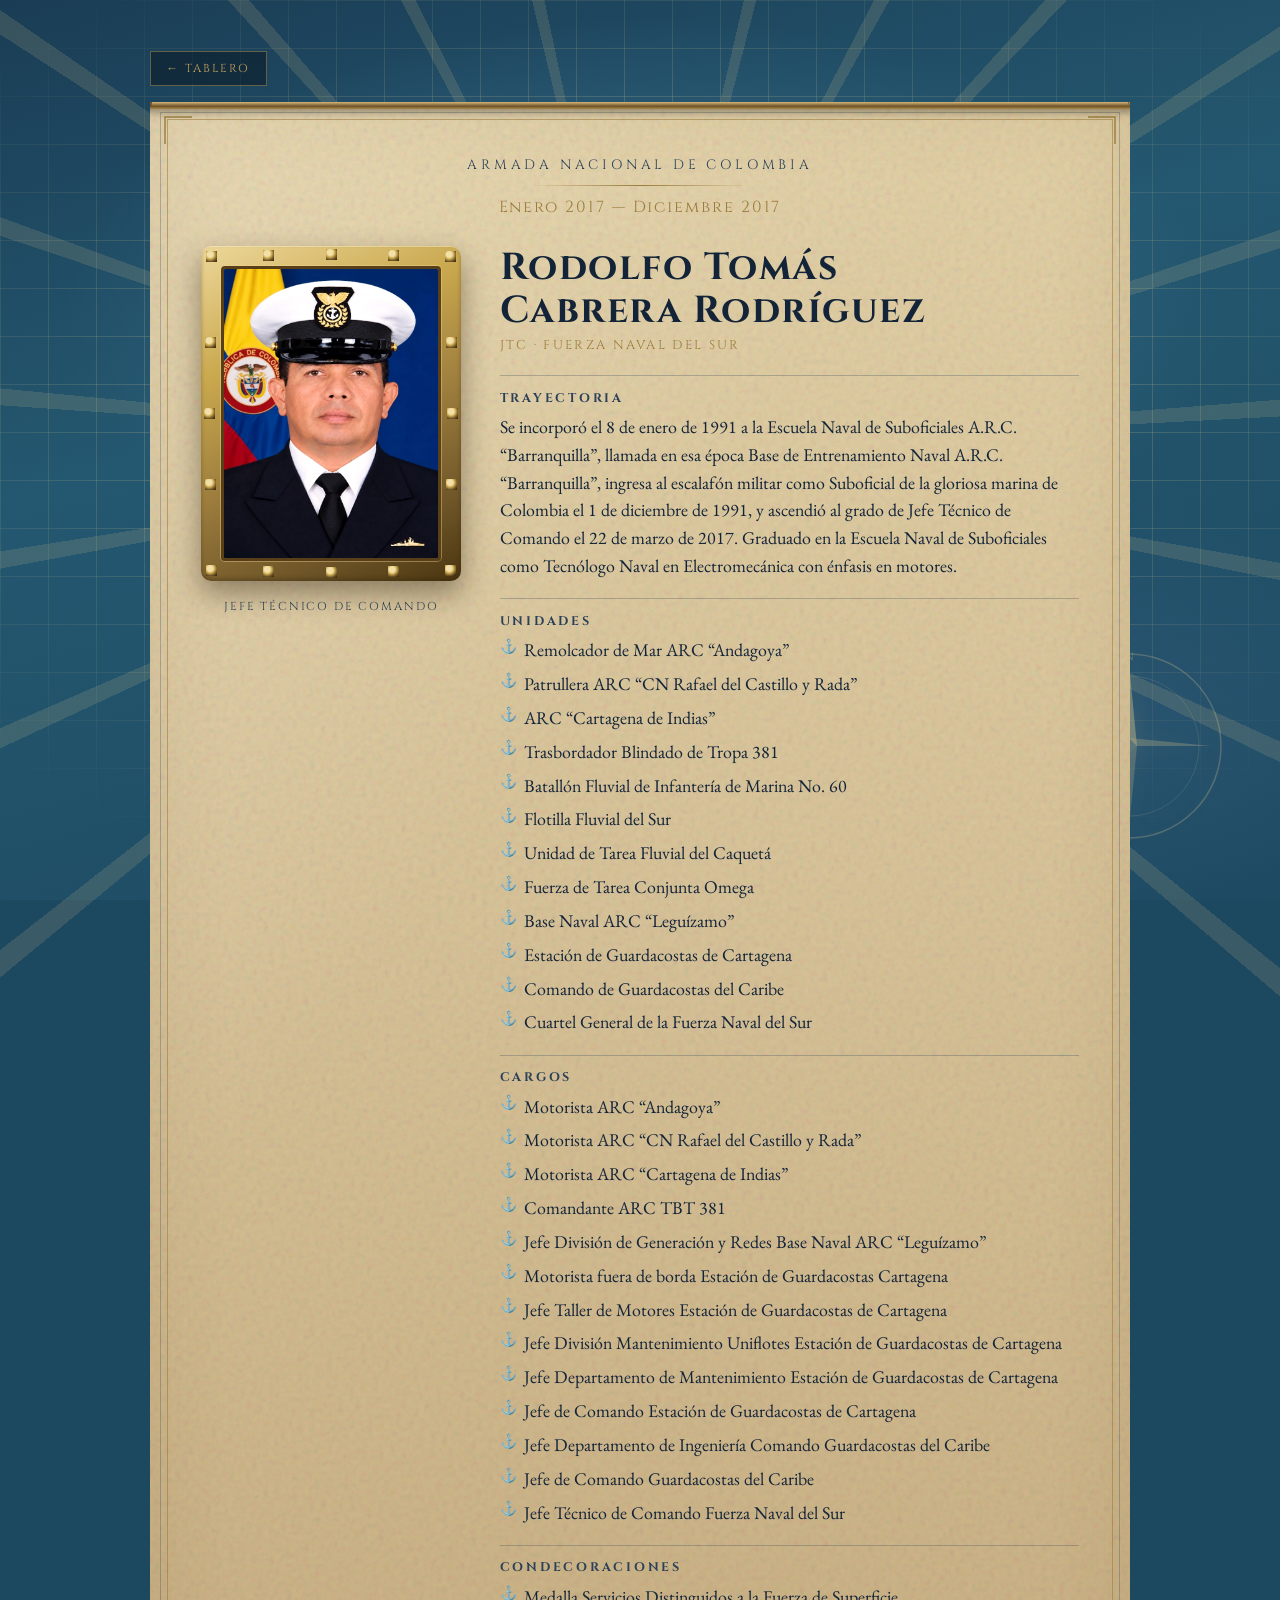
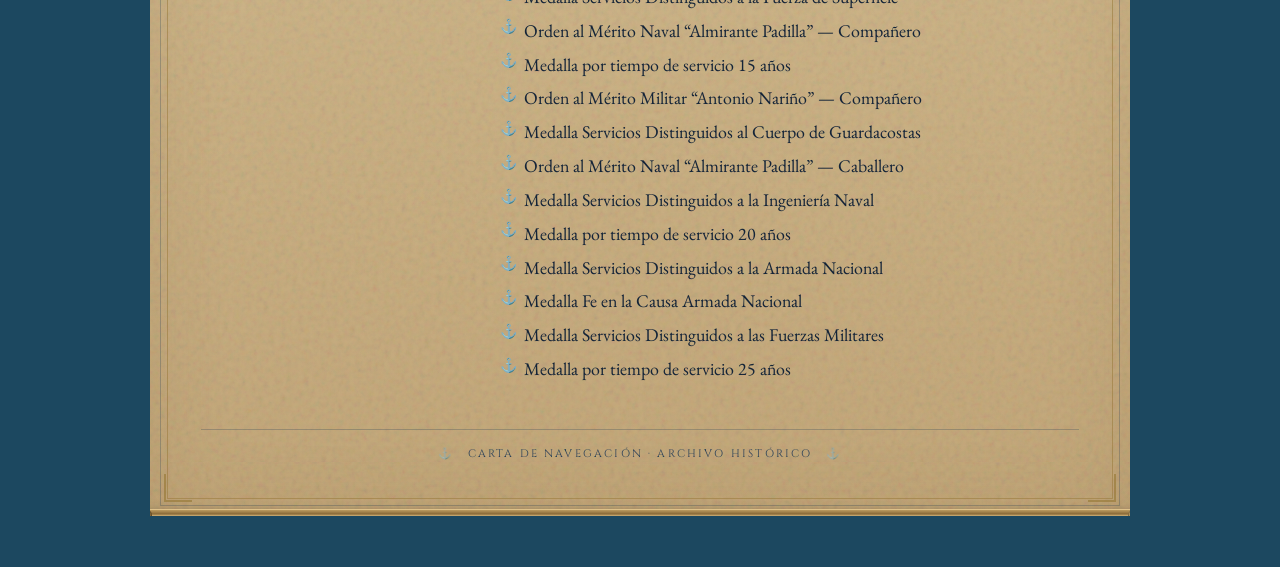
<file: rodolfo-tomas-cabrera-rodriguez.html>
<!DOCTYPE html>
<html lang="es">
<head>
  <meta charset="UTF-8" />
  <meta name="viewport" content="width=device-width, initial-scale=1.0" />
  <title>JTC Rodolfo Tomás Cabrera Rodríguez — Carta de Navegación</title>
  <link rel="preconnect" href="https://fonts.googleapis.com" />
  <link rel="preconnect" href="https://fonts.gstatic.com" crossorigin />
  <link href="https://fonts.googleapis.com/css2?family=Cinzel:wght@500;700&family=EB+Garamond:ital,wght@0,400;0,600;1,400&display=swap" rel="stylesheet" />
  <link rel="stylesheet" href="styles.css" />
</head>
<body class="view-carta is-loading">
  <div class="veil" aria-hidden="true">
    <p class="veil-text">Abriendo carta de navegación…</p>
  </div>

  <div class="ocean">
    <div class="chart-grid" aria-hidden="true"></div>
    <div class="rhumb-lines" aria-hidden="true"></div>
    <svg class="compass" viewBox="0 0 200 200" aria-hidden="true">
      <circle cx="100" cy="100" r="92" fill="none" stroke="currentColor" stroke-width="1.5" opacity=".35" />
      <circle cx="100" cy="100" r="70" fill="none" stroke="currentColor" stroke-width="0.8" opacity=".25" />
      <g class="compass-needles">
        <polygon points="100,18 108,100 100,92 92,100" fill="currentColor" opacity=".55" />
        <polygon points="100,182 108,100 100,108 92,100" fill="currentColor" opacity=".3" />
        <polygon points="18,100 100,92 92,100 100,108" fill="currentColor" opacity=".35" />
        <polygon points="182,100 100,92 100,108 108,100" fill="currentColor" opacity=".35" />
      </g>
      <text x="100" y="14" text-anchor="middle" font-size="11" fill="currentColor" opacity=".5">N</text>
    </svg>
  </div>

  <main class="stage">
    <a class="btn-back" href="index.html">← Tablero</a>

    <article class="parchment" aria-labelledby="nombre">
      <div class="scroll-rod scroll-rod-top" aria-hidden="true"></div>
      <div class="scroll-rod scroll-rod-bottom" aria-hidden="true"></div>
      <div class="parchment-edge" aria-hidden="true"></div>
      <div class="corner corner-tl" aria-hidden="true"></div>
      <div class="corner corner-tr" aria-hidden="true"></div>
      <div class="corner corner-bl" aria-hidden="true"></div>
      <div class="corner corner-br" aria-hidden="true"></div>

      <header class="carta-header reveal" style="--d: 0.55s">
        <p class="carta-label">Armada Nacional de Colombia</p>
        <div class="seal-line" aria-hidden="true"></div>
        <p class="periodo">Enero 2017 — Diciembre 2017</p>
      </header>

      <div class="carta-body">
        <figure class="retrato reveal" style="--d: 0.85s">
          <div class="retrato-ring">
            <img
              src="img/rodolfo-tomas-cabrera-rodriguez.png"
              alt="Retrato oficial del JTC Rodolfo Tomás Cabrera Rodríguez con uniforme de gala de la Armada Nacional"
              width="320"
              height="400"
            />
          </div>
          <figcaption class="rango">Jefe Técnico de Comando</figcaption>
        </figure>

        <div class="info">
          <h1 id="nombre" class="reveal-name" style="--d: 1.05s">Rodolfo Tomás Cabrera Rodríguez</h1>
          <p class="subtitulo reveal" style="--d: 1.2s">JTC · Fuerza Naval del Sur</p>

          <section class="bloque reveal" style="--d: 1.35s">
            <h2>Trayectoria</h2>
            <p>
              Se incorporó el 8 de enero de 1991 a la Escuela Naval de Suboficiales A.R.C. “Barranquilla”,
              llamada en esa época Base de Entrenamiento Naval A.R.C. “Barranquilla”, ingresa al escalafón
              militar como Suboficial de la gloriosa marina de Colombia el 1 de diciembre de 1991, y
              ascendió al grado de Jefe Técnico de Comando el 22 de marzo de 2017. Graduado en la Escuela
              Naval de Suboficiales como Tecnólogo Naval en Electromecánica con énfasis en motores.
            </p>
          </section>

          <section class="bloque reveal" style="--d: 1.55s">
            <h2>Unidades</h2>
            <ul>
              <li>Remolcador de Mar ARC “Andagoya”</li>
              <li>Patrullera ARC “CN Rafael del Castillo y Rada”</li>
              <li>ARC “Cartagena de Indias”</li>
              <li>Trasbordador Blindado de Tropa 381</li>
              <li>Batallón Fluvial de Infantería de Marina No. 60</li>
              <li>Flotilla Fluvial del Sur</li>
              <li>Unidad de Tarea Fluvial del Caquetá</li>
              <li>Fuerza de Tarea Conjunta Omega</li>
              <li>Base Naval ARC “Leguízamo”</li>
              <li>Estación de Guardacostas de Cartagena</li>
              <li>Comando de Guardacostas del Caribe</li>
              <li>Cuartel General de la Fuerza Naval del Sur</li>
            </ul>
          </section>

          <section class="bloque reveal" style="--d: 1.75s">
            <h2>Cargos</h2>
            <ul>
              <li>Motorista ARC “Andagoya”</li>
              <li>Motorista ARC “CN Rafael del Castillo y Rada”</li>
              <li>Motorista ARC “Cartagena de Indias”</li>
              <li>Comandante ARC TBT 381</li>
              <li>Jefe División de Generación y Redes Base Naval ARC “Leguízamo”</li>
              <li>Motorista fuera de borda Estación de Guardacostas Cartagena</li>
              <li>Jefe Taller de Motores Estación de Guardacostas de Cartagena</li>
              <li>Jefe División Mantenimiento Uniflotes Estación de Guardacostas de Cartagena</li>
              <li>Jefe Departamento de Mantenimiento Estación de Guardacostas de Cartagena</li>
              <li>Jefe de Comando Estación de Guardacostas de Cartagena</li>
              <li>Jefe Departamento de Ingeniería Comando Guardacostas del Caribe</li>
              <li>Jefe de Comando Guardacostas del Caribe</li>
              <li>Jefe Técnico de Comando Fuerza Naval del Sur</li>
            </ul>
          </section>

          <section class="bloque condecoraciones reveal" style="--d: 1.95s">
            <h2>Condecoraciones</h2>
            <ul>
              <li>Medalla Servicios Distinguidos a la Fuerza de Superficie</li>
              <li>Orden al Mérito Naval “Almirante Padilla” — Compañero</li>
              <li>Medalla por tiempo de servicio 15 años</li>
              <li>Orden al Mérito Militar “Antonio Nariño” — Compañero</li>
              <li>Medalla Servicios Distinguidos al Cuerpo de Guardacostas</li>
              <li>Orden al Mérito Naval “Almirante Padilla” — Caballero</li>
              <li>Medalla Servicios Distinguidos a la Ingeniería Naval</li>
              <li>Medalla por tiempo de servicio 20 años</li>
              <li>Medalla Servicios Distinguidos a la Armada Nacional</li>
              <li>Medalla Fe en la Causa Armada Nacional</li>
              <li>Medalla Servicios Distinguidos a las Fuerzas Militares</li>
              <li>Medalla por tiempo de servicio 25 años</li>
            </ul>
          </section>
        </div>
      </div>

      <footer class="carta-footer reveal" style="--d: 2.15s">
        <span class="anchor-mark" aria-hidden="true">⚓</span>
        <span>Carta de navegación · Archivo histórico</span>
        <span class="anchor-mark" aria-hidden="true">⚓</span>
      </footer>
    </article>
  </main>

  <script src="carta.js"></script>
</body>
</html>
</file>
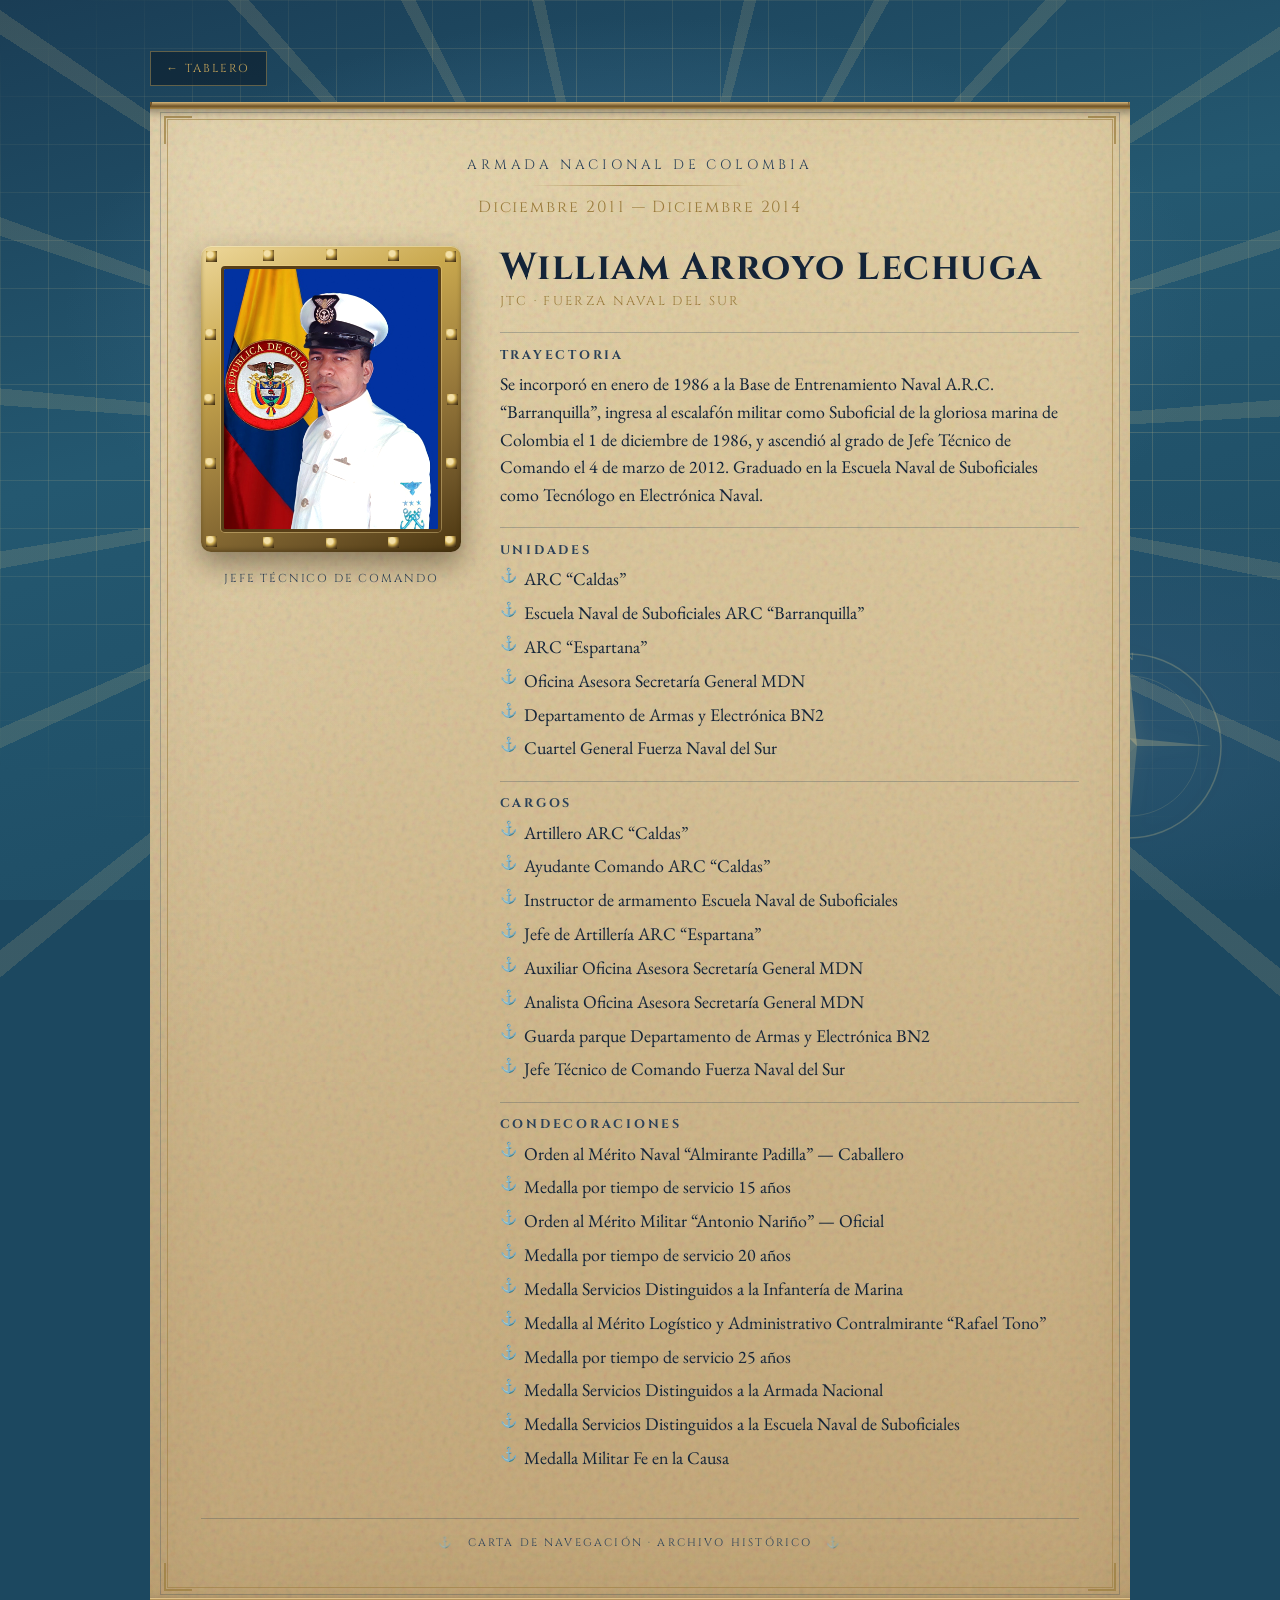
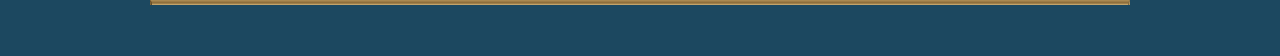
<file: william-arroyo-lechuga.html>
<!DOCTYPE html>
<html lang="es">
<head>
  <meta charset="UTF-8" />
  <meta name="viewport" content="width=device-width, initial-scale=1.0" />
  <title>JTC William Arroyo Lechuga — Carta de Navegación</title>
  <link rel="preconnect" href="https://fonts.googleapis.com" />
  <link rel="preconnect" href="https://fonts.gstatic.com" crossorigin />
  <link href="https://fonts.googleapis.com/css2?family=Cinzel:wght@500;700&family=EB+Garamond:ital,wght@0,400;0,600;1,400&display=swap" rel="stylesheet" />
  <link rel="stylesheet" href="styles.css" />
</head>
<body class="view-carta is-loading">
  <div class="veil" aria-hidden="true">
    <p class="veil-text">Abriendo carta de navegación…</p>
  </div>

  <div class="ocean">
    <div class="chart-grid" aria-hidden="true"></div>
    <div class="rhumb-lines" aria-hidden="true"></div>
    <svg class="compass" viewBox="0 0 200 200" aria-hidden="true">
      <circle cx="100" cy="100" r="92" fill="none" stroke="currentColor" stroke-width="1.5" opacity=".35" />
      <circle cx="100" cy="100" r="70" fill="none" stroke="currentColor" stroke-width="0.8" opacity=".25" />
      <g class="compass-needles">
        <polygon points="100,18 108,100 100,92 92,100" fill="currentColor" opacity=".55" />
        <polygon points="100,182 108,100 100,108 92,100" fill="currentColor" opacity=".3" />
        <polygon points="18,100 100,92 92,100 100,108" fill="currentColor" opacity=".35" />
        <polygon points="182,100 100,92 100,108 108,100" fill="currentColor" opacity=".35" />
      </g>
      <text x="100" y="14" text-anchor="middle" font-size="11" fill="currentColor" opacity=".5">N</text>
    </svg>
  </div>

  <main class="stage">
    <a class="btn-back" href="index.html">← Tablero</a>

    <article class="parchment" aria-labelledby="nombre">
      <div class="scroll-rod scroll-rod-top" aria-hidden="true"></div>
      <div class="scroll-rod scroll-rod-bottom" aria-hidden="true"></div>
      <div class="parchment-edge" aria-hidden="true"></div>
      <div class="corner corner-tl" aria-hidden="true"></div>
      <div class="corner corner-tr" aria-hidden="true"></div>
      <div class="corner corner-bl" aria-hidden="true"></div>
      <div class="corner corner-br" aria-hidden="true"></div>

      <header class="carta-header reveal" style="--d: 0.55s">
        <p class="carta-label">Armada Nacional de Colombia</p>
        <div class="seal-line" aria-hidden="true"></div>
        <p class="periodo">Diciembre 2011 — Diciembre 2014</p>
      </header>

      <div class="carta-body">
        <figure class="retrato reveal" style="--d: 0.85s">
          <div class="retrato-ring">
            <img
              src="img/william-arroyo-lechuga.png"
              alt="Retrato oficial del JTC William Arroyo Lechuga con uniforme de gala de la Armada Nacional"
              width="320"
              height="400"
            />
          </div>
          <figcaption class="rango">Jefe Técnico de Comando</figcaption>
        </figure>

        <div class="info">
          <h1 id="nombre" class="reveal-name" style="--d: 1.05s">William Arroyo Lechuga</h1>
          <p class="subtitulo reveal" style="--d: 1.2s">JTC · Fuerza Naval del Sur</p>

          <section class="bloque reveal" style="--d: 1.35s">
            <h2>Trayectoria</h2>
            <p>
              Se incorporó en enero de 1986 a la Base de Entrenamiento Naval A.R.C. “Barranquilla”,
              ingresa al escalafón militar como Suboficial de la gloriosa marina de Colombia el
              1 de diciembre de 1986, y ascendió al grado de Jefe Técnico de Comando el
              4 de marzo de 2012. Graduado en la Escuela Naval de Suboficiales como
              Tecnólogo en Electrónica Naval.
            </p>
          </section>

          <section class="bloque reveal" style="--d: 1.55s">
            <h2>Unidades</h2>
            <ul>
              <li>ARC “Caldas”</li>
              <li>Escuela Naval de Suboficiales ARC “Barranquilla”</li>
              <li>ARC “Espartana”</li>
              <li>Oficina Asesora Secretaría General MDN</li>
              <li>Departamento de Armas y Electrónica BN2</li>
              <li>Cuartel General Fuerza Naval del Sur</li>
            </ul>
          </section>

          <section class="bloque reveal" style="--d: 1.75s">
            <h2>Cargos</h2>
            <ul>
              <li>Artillero ARC “Caldas”</li>
              <li>Ayudante Comando ARC “Caldas”</li>
              <li>Instructor de armamento Escuela Naval de Suboficiales</li>
              <li>Jefe de Artillería ARC “Espartana”</li>
              <li>Auxiliar Oficina Asesora Secretaría General MDN</li>
              <li>Analista Oficina Asesora Secretaría General MDN</li>
              <li>Guarda parque Departamento de Armas y Electrónica BN2</li>
              <li>Jefe Técnico de Comando Fuerza Naval del Sur</li>
            </ul>
          </section>

          <section class="bloque condecoraciones reveal" style="--d: 1.95s">
            <h2>Condecoraciones</h2>
            <ul>
              <li>Orden al Mérito Naval “Almirante Padilla” — Caballero</li>
              <li>Medalla por tiempo de servicio 15 años</li>
              <li>Orden al Mérito Militar “Antonio Nariño” — Oficial</li>
              <li>Medalla por tiempo de servicio 20 años</li>
              <li>Medalla Servicios Distinguidos a la Infantería de Marina</li>
              <li>Medalla al Mérito Logístico y Administrativo Contralmirante “Rafael Tono”</li>
              <li>Medalla por tiempo de servicio 25 años</li>
              <li>Medalla Servicios Distinguidos a la Armada Nacional</li>
              <li>Medalla Servicios Distinguidos a la Escuela Naval de Suboficiales</li>
              <li>Medalla Militar Fe en la Causa</li>
            </ul>
          </section>
        </div>
      </div>

      <footer class="carta-footer reveal" style="--d: 2.15s">
        <span class="anchor-mark" aria-hidden="true">⚓</span>
        <span>Carta de navegación · Archivo histórico</span>
        <span class="anchor-mark" aria-hidden="true">⚓</span>
      </footer>
    </article>
  </main>

  <script src="carta.js"></script>
</body>
</html>
</file>
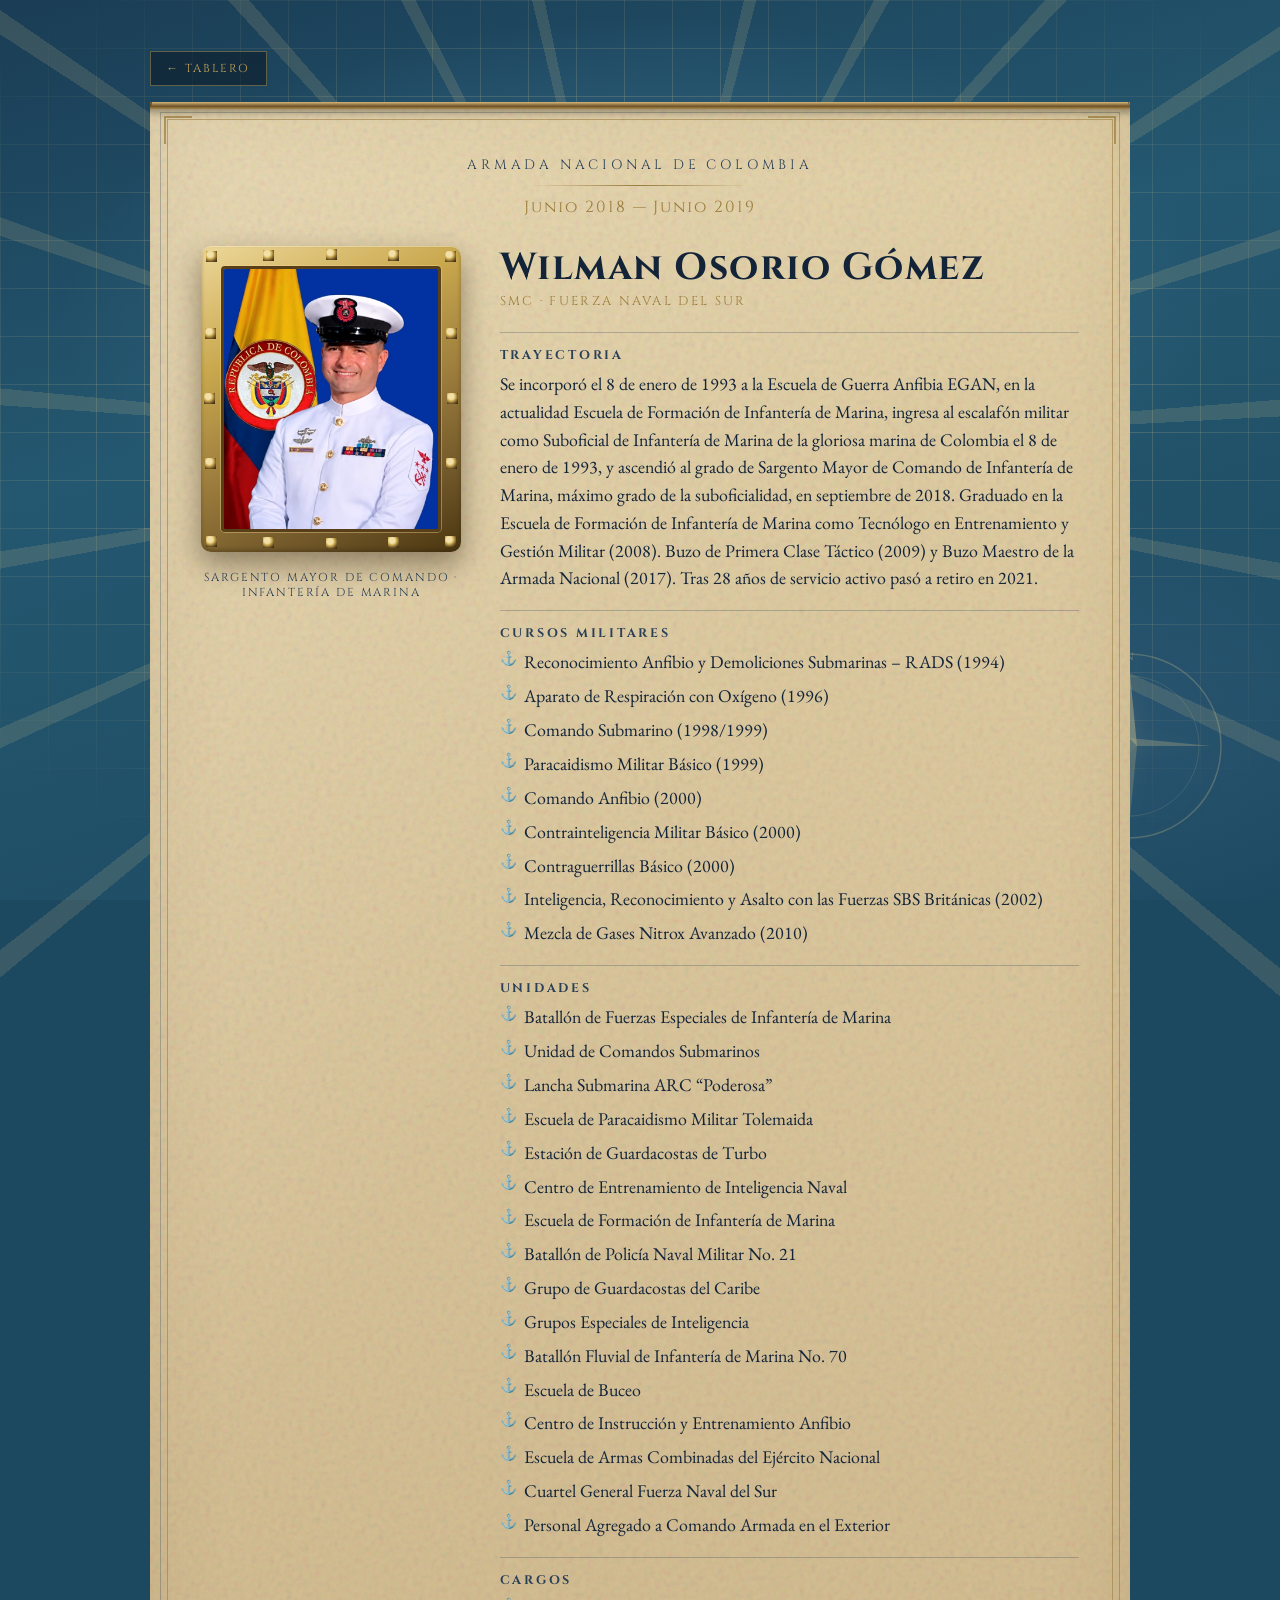
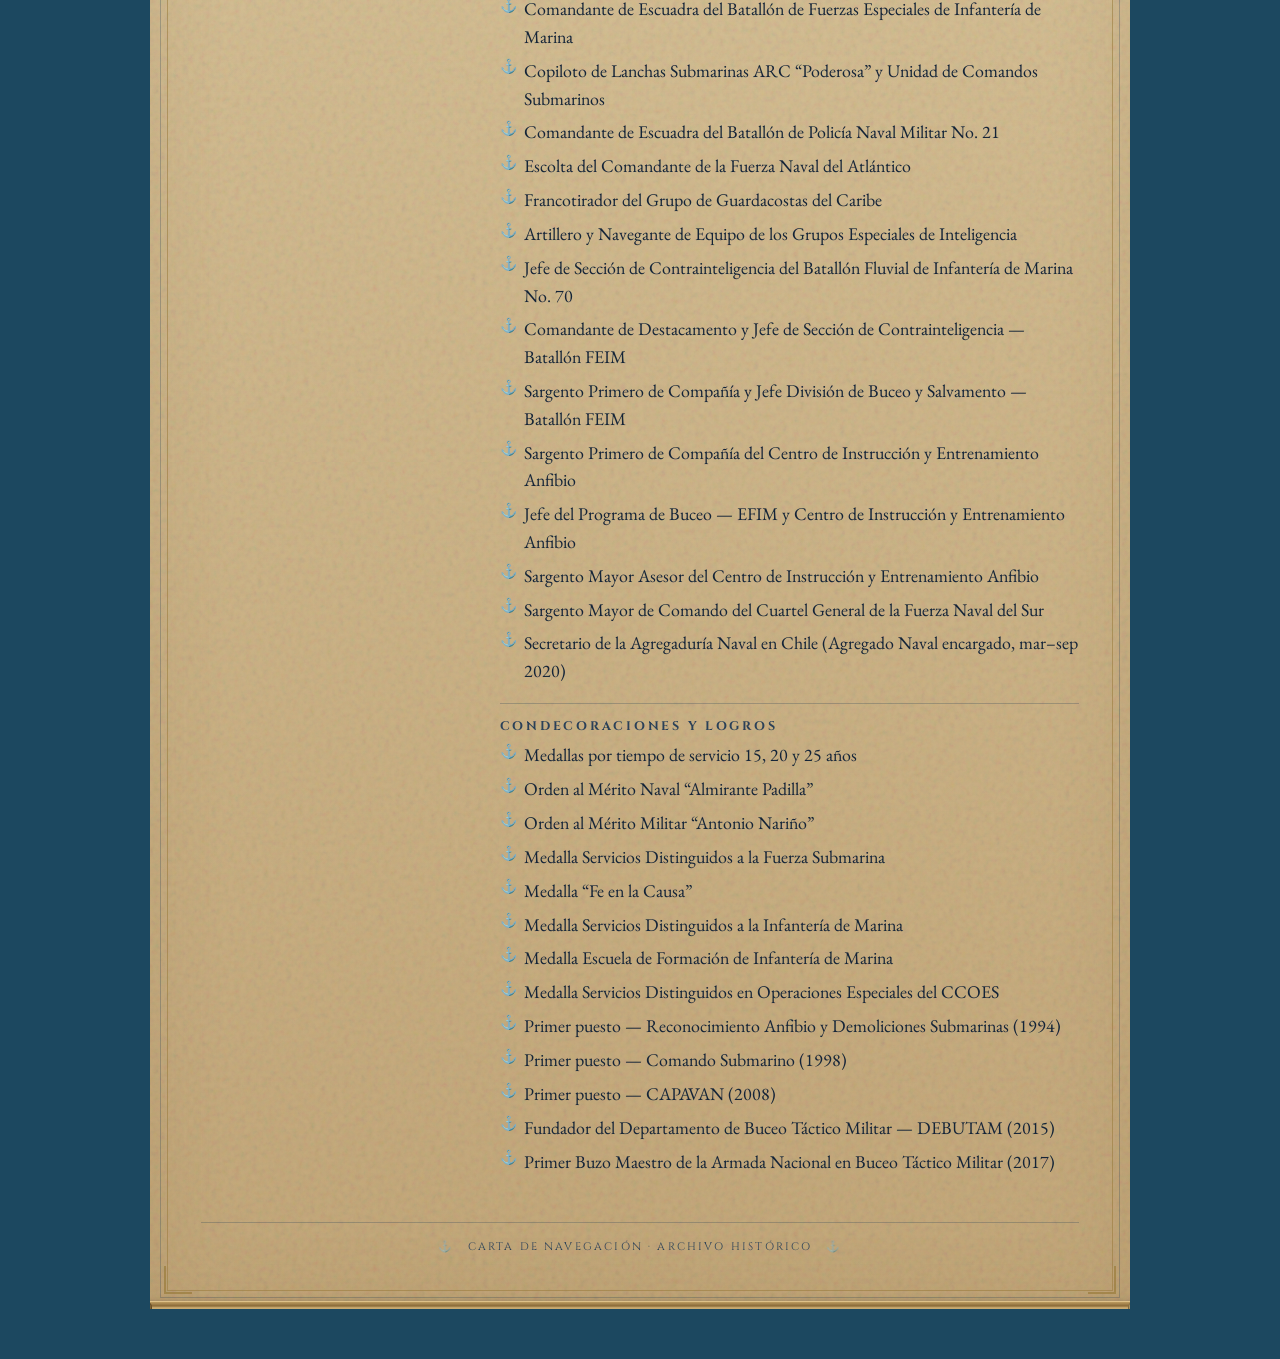
<file: wilman-osorio-gomez.html>
<!DOCTYPE html>
<html lang="es">
<head>
  <meta charset="UTF-8" />
  <meta name="viewport" content="width=device-width, initial-scale=1.0" />
  <title>SMC Wilman Osorio Gómez — Carta de Navegación</title>
  <link rel="preconnect" href="https://fonts.googleapis.com" />
  <link rel="preconnect" href="https://fonts.gstatic.com" crossorigin />
  <link href="https://fonts.googleapis.com/css2?family=Cinzel:wght@500;700&family=EB+Garamond:ital,wght@0,400;0,600;1,400&display=swap" rel="stylesheet" />
  <link rel="stylesheet" href="styles.css" />
</head>
<body class="view-carta is-loading">
  <div class="veil" aria-hidden="true">
    <p class="veil-text">Abriendo carta de navegación…</p>
  </div>

  <div class="ocean">
    <div class="chart-grid" aria-hidden="true"></div>
    <div class="rhumb-lines" aria-hidden="true"></div>
    <svg class="compass" viewBox="0 0 200 200" aria-hidden="true">
      <circle cx="100" cy="100" r="92" fill="none" stroke="currentColor" stroke-width="1.5" opacity=".35" />
      <circle cx="100" cy="100" r="70" fill="none" stroke="currentColor" stroke-width="0.8" opacity=".25" />
      <g class="compass-needles">
        <polygon points="100,18 108,100 100,92 92,100" fill="currentColor" opacity=".55" />
        <polygon points="100,182 108,100 100,108 92,100" fill="currentColor" opacity=".3" />
        <polygon points="18,100 100,92 92,100 100,108" fill="currentColor" opacity=".35" />
        <polygon points="182,100 100,92 100,108 108,100" fill="currentColor" opacity=".35" />
      </g>
      <text x="100" y="14" text-anchor="middle" font-size="11" fill="currentColor" opacity=".5">N</text>
    </svg>
  </div>

  <main class="stage">
    <a class="btn-back" href="index.html">← Tablero</a>

    <article class="parchment" aria-labelledby="nombre">
      <div class="scroll-rod scroll-rod-top" aria-hidden="true"></div>
      <div class="scroll-rod scroll-rod-bottom" aria-hidden="true"></div>
      <div class="parchment-edge" aria-hidden="true"></div>
      <div class="corner corner-tl" aria-hidden="true"></div>
      <div class="corner corner-tr" aria-hidden="true"></div>
      <div class="corner corner-bl" aria-hidden="true"></div>
      <div class="corner corner-br" aria-hidden="true"></div>

      <header class="carta-header reveal" style="--d: 0.55s">
        <p class="carta-label">Armada Nacional de Colombia</p>
        <div class="seal-line" aria-hidden="true"></div>
        <p class="periodo">Junio 2018 — Junio 2019</p>
      </header>

      <div class="carta-body">
        <figure class="retrato reveal" style="--d: 0.85s">
          <div class="retrato-ring">
            <img
              src="img/wilman-osorio-gomez.png"
              alt="Retrato oficial del SMC Wilman Osorio Gómez con uniforme de gala de Infantería de Marina"
              width="320"
              height="400"
            />
          </div>
          <figcaption class="rango">Sargento Mayor de Comando · Infantería de Marina</figcaption>
        </figure>

        <div class="info">
          <h1 id="nombre" class="reveal-name" style="--d: 1.05s">Wilman Osorio Gómez</h1>
          <p class="subtitulo reveal" style="--d: 1.2s">SMC · Fuerza Naval del Sur</p>

          <section class="bloque reveal" style="--d: 1.35s">
            <h2>Trayectoria</h2>
            <p>
              Se incorporó el 8 de enero de 1993 a la Escuela de Guerra Anfibia EGAN, en la actualidad
              Escuela de Formación de Infantería de Marina, ingresa al escalafón militar como Suboficial
              de Infantería de Marina de la gloriosa marina de Colombia el 8 de enero de 1993, y ascendió
              al grado de Sargento Mayor de Comando de Infantería de Marina, máximo grado de la
              suboficialidad, en septiembre de 2018. Graduado en la Escuela de Formación de Infantería
              de Marina como Tecnólogo en Entrenamiento y Gestión Militar (2008). Buzo de Primera Clase
              Táctico (2009) y Buzo Maestro de la Armada Nacional (2017). Tras 28 años de servicio activo
              pasó a retiro en 2021.
            </p>
          </section>

          <section class="bloque reveal" style="--d: 1.45s">
            <h2>Cursos militares</h2>
            <ul>
              <li>Reconocimiento Anfibio y Demoliciones Submarinas – RADS (1994)</li>
              <li>Aparato de Respiración con Oxígeno (1996)</li>
              <li>Comando Submarino (1998/1999)</li>
              <li>Paracaidismo Militar Básico (1999)</li>
              <li>Comando Anfibio (2000)</li>
              <li>Contrainteligencia Militar Básico (2000)</li>
              <li>Contraguerrillas Básico (2000)</li>
              <li>Inteligencia, Reconocimiento y Asalto con las Fuerzas SBS Británicas (2002)</li>
              <li>Mezcla de Gases Nitrox Avanzado (2010)</li>
            </ul>
          </section>

          <section class="bloque reveal" style="--d: 1.55s">
            <h2>Unidades</h2>
            <ul>
              <li>Batallón de Fuerzas Especiales de Infantería de Marina</li>
              <li>Unidad de Comandos Submarinos</li>
              <li>Lancha Submarina ARC “Poderosa”</li>
              <li>Escuela de Paracaidismo Militar Tolemaida</li>
              <li>Estación de Guardacostas de Turbo</li>
              <li>Centro de Entrenamiento de Inteligencia Naval</li>
              <li>Escuela de Formación de Infantería de Marina</li>
              <li>Batallón de Policía Naval Militar No. 21</li>
              <li>Grupo de Guardacostas del Caribe</li>
              <li>Grupos Especiales de Inteligencia</li>
              <li>Batallón Fluvial de Infantería de Marina No. 70</li>
              <li>Escuela de Buceo</li>
              <li>Centro de Instrucción y Entrenamiento Anfibio</li>
              <li>Escuela de Armas Combinadas del Ejército Nacional</li>
              <li>Cuartel General Fuerza Naval del Sur</li>
              <li>Personal Agregado a Comando Armada en el Exterior</li>
            </ul>
          </section>

          <section class="bloque reveal" style="--d: 1.75s">
            <h2>Cargos</h2>
            <ul>
              <li>Comandante de Escuadra del Batallón de Fuerzas Especiales de Infantería de Marina</li>
              <li>Copiloto de Lanchas Submarinas ARC “Poderosa” y Unidad de Comandos Submarinos</li>
              <li>Comandante de Escuadra del Batallón de Policía Naval Militar No. 21</li>
              <li>Escolta del Comandante de la Fuerza Naval del Atlántico</li>
              <li>Francotirador del Grupo de Guardacostas del Caribe</li>
              <li>Artillero y Navegante de Equipo de los Grupos Especiales de Inteligencia</li>
              <li>Jefe de Sección de Contrainteligencia del Batallón Fluvial de Infantería de Marina No. 70</li>
              <li>Comandante de Destacamento y Jefe de Sección de Contrainteligencia — Batallón FEIM</li>
              <li>Sargento Primero de Compañía y Jefe División de Buceo y Salvamento — Batallón FEIM</li>
              <li>Sargento Primero de Compañía del Centro de Instrucción y Entrenamiento Anfibio</li>
              <li>Jefe del Programa de Buceo — EFIM y Centro de Instrucción y Entrenamiento Anfibio</li>
              <li>Sargento Mayor Asesor del Centro de Instrucción y Entrenamiento Anfibio</li>
              <li>Sargento Mayor de Comando del Cuartel General de la Fuerza Naval del Sur</li>
              <li>Secretario de la Agregaduría Naval en Chile (Agregado Naval encargado, mar–sep 2020)</li>
            </ul>
          </section>

          <section class="bloque condecoraciones reveal" style="--d: 1.95s">
            <h2>Condecoraciones y logros</h2>
            <ul>
              <li>Medallas por tiempo de servicio 15, 20 y 25 años</li>
              <li>Orden al Mérito Naval “Almirante Padilla”</li>
              <li>Orden al Mérito Militar “Antonio Nariño”</li>
              <li>Medalla Servicios Distinguidos a la Fuerza Submarina</li>
              <li>Medalla “Fe en la Causa”</li>
              <li>Medalla Servicios Distinguidos a la Infantería de Marina</li>
              <li>Medalla Escuela de Formación de Infantería de Marina</li>
              <li>Medalla Servicios Distinguidos en Operaciones Especiales del CCOES</li>
              <li>Primer puesto — Reconocimiento Anfibio y Demoliciones Submarinas (1994)</li>
              <li>Primer puesto — Comando Submarino (1998)</li>
              <li>Primer puesto — CAPAVAN (2008)</li>
              <li>Fundador del Departamento de Buceo Táctico Militar — DEBUTAM (2015)</li>
              <li>Primer Buzo Maestro de la Armada Nacional en Buceo Táctico Militar (2017)</li>
            </ul>
          </section>
        </div>
      </div>

      <footer class="carta-footer reveal" style="--d: 2.15s">
        <span class="anchor-mark" aria-hidden="true">⚓</span>
        <span>Carta de navegación · Archivo histórico</span>
        <span class="anchor-mark" aria-hidden="true">⚓</span>
      </footer>
    </article>
  </main>

  <script src="carta.js"></script>
</body>
</html>
</file>
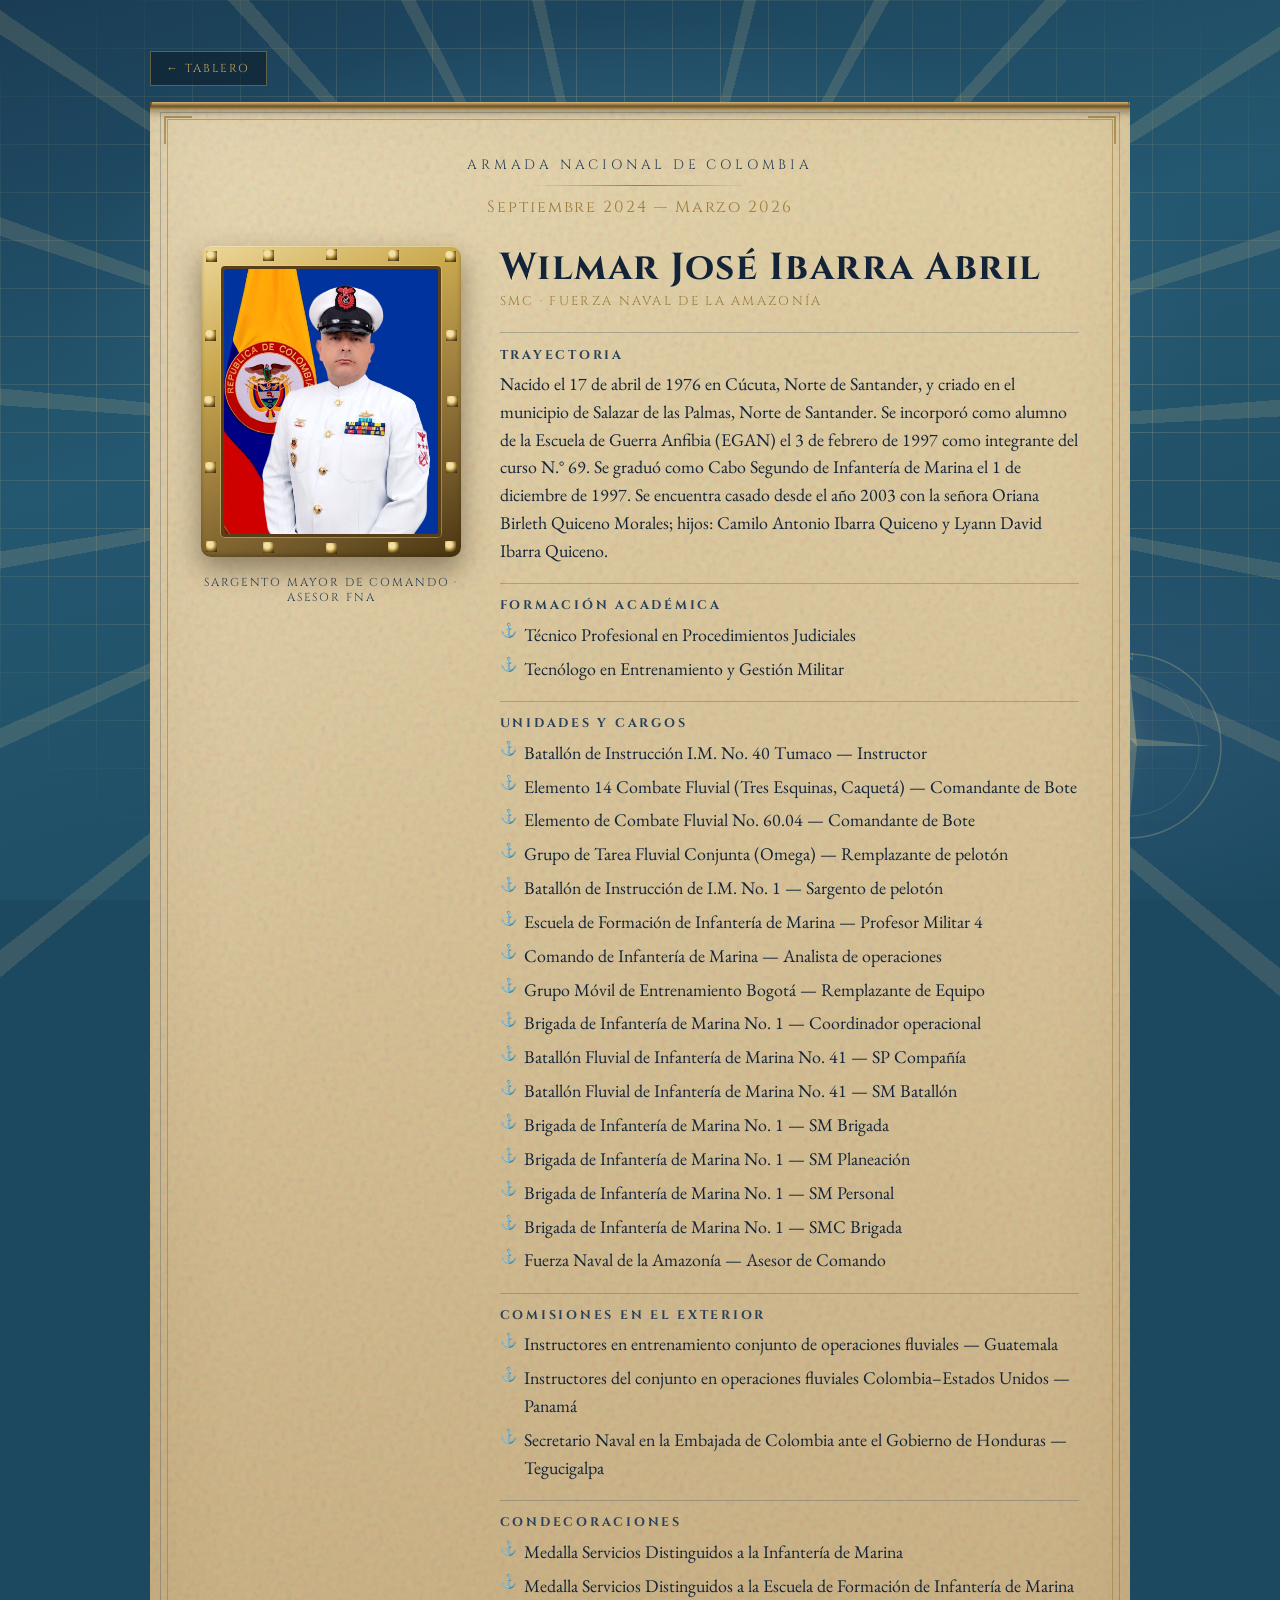
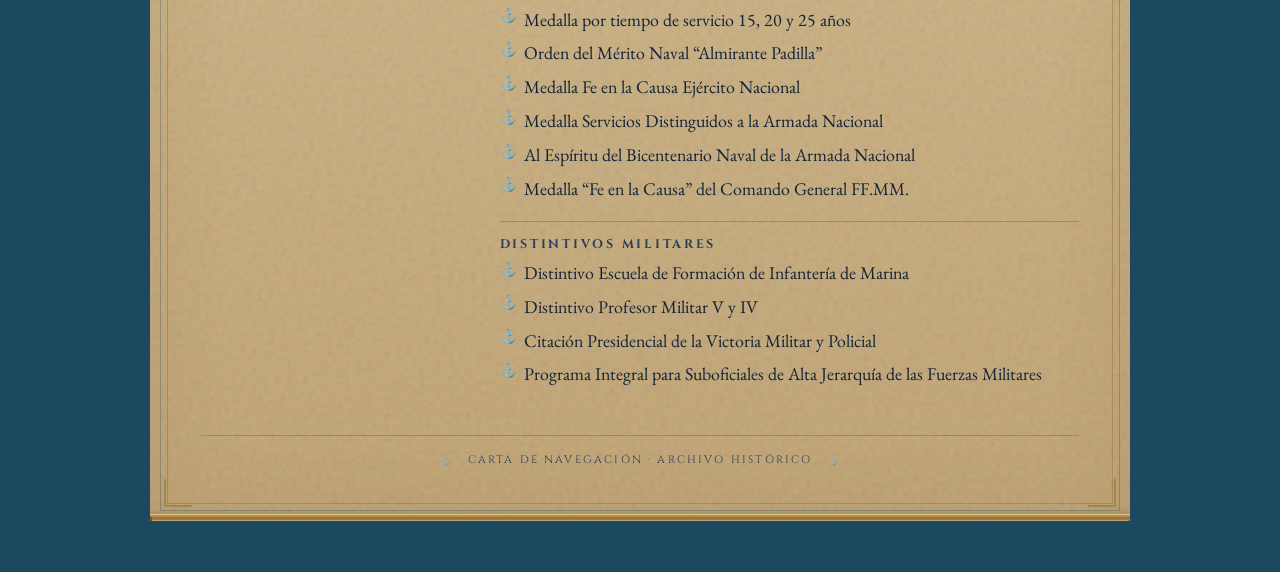
<file: wilmar-jose-ibarra-abril.html>
<!DOCTYPE html>
<html lang="es">
<head>
  <meta charset="UTF-8" />
  <meta name="viewport" content="width=device-width, initial-scale=1.0" />
  <title>SMC Wilmar José Ibarra Abril — Carta de Navegación</title>
  <link rel="preconnect" href="https://fonts.googleapis.com" />
  <link rel="preconnect" href="https://fonts.gstatic.com" crossorigin />
  <link href="https://fonts.googleapis.com/css2?family=Cinzel:wght@500;700&family=EB+Garamond:ital,wght@0,400;0,600;1,400&display=swap" rel="stylesheet" />
  <link rel="stylesheet" href="styles.css" />
</head>
<body class="view-carta is-loading">
  <div class="veil" aria-hidden="true">
    <p class="veil-text">Abriendo carta de navegación…</p>
  </div>

  <div class="ocean">
    <div class="chart-grid" aria-hidden="true"></div>
    <div class="rhumb-lines" aria-hidden="true"></div>
    <svg class="compass" viewBox="0 0 200 200" aria-hidden="true">
      <circle cx="100" cy="100" r="92" fill="none" stroke="currentColor" stroke-width="1.5" opacity=".35" />
      <circle cx="100" cy="100" r="70" fill="none" stroke="currentColor" stroke-width="0.8" opacity=".25" />
      <g class="compass-needles">
        <polygon points="100,18 108,100 100,92 92,100" fill="currentColor" opacity=".55" />
        <polygon points="100,182 108,100 100,108 92,100" fill="currentColor" opacity=".3" />
        <polygon points="18,100 100,92 92,100 100,108" fill="currentColor" opacity=".35" />
        <polygon points="182,100 100,92 100,108 108,100" fill="currentColor" opacity=".35" />
      </g>
      <text x="100" y="14" text-anchor="middle" font-size="11" fill="currentColor" opacity=".5">N</text>
    </svg>
  </div>

  <main class="stage">
    <a class="btn-back" href="index.html">← Tablero</a>

    <article class="parchment" aria-labelledby="nombre">
      <div class="scroll-rod scroll-rod-top" aria-hidden="true"></div>
      <div class="scroll-rod scroll-rod-bottom" aria-hidden="true"></div>
      <div class="parchment-edge" aria-hidden="true"></div>
      <div class="corner corner-tl" aria-hidden="true"></div>
      <div class="corner corner-tr" aria-hidden="true"></div>
      <div class="corner corner-bl" aria-hidden="true"></div>
      <div class="corner corner-br" aria-hidden="true"></div>

      <header class="carta-header reveal" style="--d: 0.55s">
        <p class="carta-label">Armada Nacional de Colombia</p>
        <div class="seal-line" aria-hidden="true"></div>
        <p class="periodo">Septiembre 2024 — Marzo 2026</p>
      </header>

      <div class="carta-body">
        <figure class="retrato reveal" style="--d: 0.85s">
          <div class="retrato-ring">
            <img
              src="img/wilmar-jose-ibarra-abril.png"
              alt="Retrato oficial del SMC Wilmar José Ibarra Abril con uniforme de gala de Infantería de Marina"
              width="320"
              height="400"
            />
          </div>
          <figcaption class="rango">Sargento Mayor de Comando · Asesor FNA</figcaption>
        </figure>

        <div class="info">
          <h1 id="nombre" class="reveal-name" style="--d: 1.05s">Wilmar José Ibarra Abril</h1>
          <p class="subtitulo reveal" style="--d: 1.2s">SMC · Fuerza Naval de la Amazonía</p>

          <section class="bloque reveal" style="--d: 1.35s">
            <h2>Trayectoria</h2>
            <p>
              Nacido el 17 de abril de 1976 en Cúcuta, Norte de Santander, y criado en el municipio
              de Salazar de las Palmas, Norte de Santander. Se incorporó como alumno de la Escuela
              de Guerra Anfibia (EGAN) el 3 de febrero de 1997 como integrante del curso N.° 69.
              Se graduó como Cabo Segundo de Infantería de Marina el 1 de diciembre de 1997.
              Se encuentra casado desde el año 2003 con la señora Oriana Birleth Quiceno Morales;
              hijos: Camilo Antonio Ibarra Quiceno y Lyann David Ibarra Quiceno.
            </p>
          </section>

          <section class="bloque reveal" style="--d: 1.5s">
            <h2>Formación académica</h2>
            <ul>
              <li>Técnico Profesional en Procedimientos Judiciales</li>
              <li>Tecnólogo en Entrenamiento y Gestión Militar</li>
            </ul>
          </section>

          <section class="bloque reveal" style="--d: 1.65s">
            <h2>Unidades y cargos</h2>
            <ul>
              <li>Batallón de Instrucción I.M. No. 40 Tumaco — Instructor</li>
              <li>Elemento 14 Combate Fluvial (Tres Esquinas, Caquetá) — Comandante de Bote</li>
              <li>Elemento de Combate Fluvial No. 60.04 — Comandante de Bote</li>
              <li>Grupo de Tarea Fluvial Conjunta (Omega) — Remplazante de pelotón</li>
              <li>Batallón de Instrucción de I.M. No. 1 — Sargento de pelotón</li>
              <li>Escuela de Formación de Infantería de Marina — Profesor Militar 4</li>
              <li>Comando de Infantería de Marina — Analista de operaciones</li>
              <li>Grupo Móvil de Entrenamiento Bogotá — Remplazante de Equipo</li>
              <li>Brigada de Infantería de Marina No. 1 — Coordinador operacional</li>
              <li>Batallón Fluvial de Infantería de Marina No. 41 — SP Compañía</li>
              <li>Batallón Fluvial de Infantería de Marina No. 41 — SM Batallón</li>
              <li>Brigada de Infantería de Marina No. 1 — SM Brigada</li>
              <li>Brigada de Infantería de Marina No. 1 — SM Planeación</li>
              <li>Brigada de Infantería de Marina No. 1 — SM Personal</li>
              <li>Brigada de Infantería de Marina No. 1 — SMC Brigada</li>
              <li>Fuerza Naval de la Amazonía — Asesor de Comando</li>
            </ul>
          </section>

          <section class="bloque reveal" style="--d: 1.85s">
            <h2>Comisiones en el exterior</h2>
            <ul>
              <li>Instructores en entrenamiento conjunto de operaciones fluviales — Guatemala</li>
              <li>Instructores del conjunto en operaciones fluviales Colombia–Estados Unidos — Panamá</li>
              <li>Secretario Naval en la Embajada de Colombia ante el Gobierno de Honduras — Tegucigalpa</li>
            </ul>
          </section>

          <section class="bloque condecoraciones reveal" style="--d: 2s">
            <h2>Condecoraciones</h2>
            <ul>
              <li>Medalla Servicios Distinguidos a la Infantería de Marina</li>
              <li>Medalla Servicios Distinguidos a la Escuela de Formación de Infantería de Marina</li>
              <li>Medalla por tiempo de servicio 15, 20 y 25 años</li>
              <li>Orden del Mérito Naval “Almirante Padilla”</li>
              <li>Medalla Fe en la Causa Ejército Nacional</li>
              <li>Medalla Servicios Distinguidos a la Armada Nacional</li>
              <li>Al Espíritu del Bicentenario Naval de la Armada Nacional</li>
              <li>Medalla “Fe en la Causa” del Comando General FF.MM.</li>
            </ul>
          </section>

          <section class="bloque condecoraciones reveal" style="--d: 2.2s">
            <h2>Distintivos militares</h2>
            <ul>
              <li>Distintivo Escuela de Formación de Infantería de Marina</li>
              <li>Distintivo Profesor Militar V y IV</li>
              <li>Citación Presidencial de la Victoria Militar y Policial</li>
              <li>Programa Integral para Suboficiales de Alta Jerarquía de las Fuerzas Militares</li>
            </ul>
          </section>
        </div>
      </div>

      <footer class="carta-footer reveal" style="--d: 2.35s">
        <span class="anchor-mark" aria-hidden="true">⚓</span>
        <span>Carta de navegación · Archivo histórico</span>
        <span class="anchor-mark" aria-hidden="true">⚓</span>
      </footer>
    </article>
  </main>

  <script src="carta.js"></script>
</body>
</html>
</file>
<file: styles.css>
﻿:root {
  --ink: #142438;
  --ink-soft: #2a4058;
  --sea: #1c4860;
  --sea-mid: #245870;
  --brass: #9a7b3c;
  --brass-bright: #c4a35a;
  --parchment: #d9c49a;
  --parchment-deep: #c4a87a;
  --parchment-edge: #a8895c;
  --rule: rgba(42, 64, 88, 0.28);
  --shadow: rgba(8, 16, 28, 0.55);
  --font-display: "Cinzel", serif;
  --font-body: "EB Garamond", serif;
}

*,
*::before,
*::after {
  box-sizing: border-box;
}

html {
  scroll-behavior: smooth;
}

body {
  margin: 0;
  min-height: 100vh;
  font-family: var(--font-body);
  color: var(--ink);
  background: var(--sea);
  overflow-x: hidden;
}

/* â€”â€”â€” Velo de apertura (solo al abrir carta) â€”â€”â€” */
.veil {
  position: fixed;
  inset: 0;
  z-index: 40;
  display: grid;
  place-items: center;
  background:
    radial-gradient(ellipse at center, #1a3348 0%, #070f18 70%);
  pointer-events: none;
  opacity: 0;
  visibility: hidden;
  transition: opacity 0.55s ease, visibility 0.55s;
}

.veil-text {
  margin: 0;
  font-family: var(--font-display);
  font-size: clamp(0.75rem, 2vw, 0.95rem);
  letter-spacing: 0.35em;
  text-transform: uppercase;
  color: var(--brass-bright);
  opacity: 0.85;
  animation: veil-pulse 1.4s ease-in-out infinite;
}

body.view-carta.is-loading .veil {
  opacity: 1;
  visibility: visible;
}

body.view-carta.is-open .veil {
  opacity: 0;
  visibility: hidden;
  transition-delay: 0.15s;
}

@keyframes veil-pulse {
  0%, 100% { opacity: 0.45; letter-spacing: 0.3em; }
  50% { opacity: 0.95; letter-spacing: 0.4em; }
}

/* ——— Fondo oceánico / carta náutica ——— */
.ocean {
  position: fixed;
  inset: 0;
  z-index: 0;
  background:
    radial-gradient(ellipse 75% 55% at 50% 35%, #3a6a88 0%, transparent 60%),
    radial-gradient(ellipse 55% 45% at 85% 80%, #2a5470 0%, transparent 55%),
    linear-gradient(165deg, #1a3d55 0%, #245870 40%, #1c4860 100%);
  pointer-events: none;
  opacity: 0;
  transform: scale(1.06);
  transition: opacity 1.1s ease, transform 1.6s cubic-bezier(0.22, 1, 0.36, 1);
}

body.atlas-ready .ocean,
body.view-carta .ocean {
  opacity: 1;
  transform: scale(1);
}

.chart-grid {
  position: absolute;
  inset: 0;
  background-image:
    linear-gradient(rgba(232, 208, 144, 0.28) 1px, transparent 1px),
    linear-gradient(90deg, rgba(232, 208, 144, 0.28) 1px, transparent 1px);
  background-size: 48px 48px;
  mask-image: radial-gradient(ellipse 80% 70% at 50% 45%, black 30%, transparent 85%);
  opacity: 0;
}

body.atlas-ready .chart-grid,
body.view-carta.is-open .chart-grid {
  animation:
    grid-fade 1.4s 0.2s both,
    grid-drift 22s 1s linear infinite;
}

.rhumb-lines {
  position: absolute;
  inset: -20%;
  background:
    repeating-conic-gradient(
      from 0deg at 50% 50%,
      transparent 0deg 13deg,
      rgba(232, 208, 144, 0.16) 13deg 14.5deg
    );
  opacity: 0;
}

body.atlas-ready .rhumb-lines,
body.view-carta.is-open .rhumb-lines {
  animation:
    rhumb-in 1.6s 0.3s both,
    rhumb-spin 70s 1.4s linear infinite;
}

.compass {
  position: absolute;
  right: 4vw;
  bottom: 6vh;
  width: min(200px, 26vw);
  color: #e8d090;
  opacity: 0;
  filter: drop-shadow(0 0 10px rgba(232, 208, 144, 0.35));
}

body.atlas-ready .compass,
body.view-carta.is-open .compass {
  animation:
    compass-in 1.2s 0.5s both,
    compass-turn 50s 1.6s linear infinite;
}

@keyframes grid-fade {
  from { opacity: 0; }
  to { opacity: 1; }
}

@keyframes grid-drift {
  from { background-position: 0 0; }
  to { background-position: 48px 48px; }
}

@keyframes rhumb-in {
  from { opacity: 0; transform: scale(0.7) rotate(-20deg); }
  to { opacity: 0.9; transform: scale(1) rotate(0deg); }
}

@keyframes rhumb-spin {
  from { transform: rotate(0deg); }
  to { transform: rotate(360deg); }
}

@keyframes compass-in {
  from { opacity: 0; transform: scale(0.4) rotate(-90deg); }
  to { opacity: 0.7; transform: scale(1) rotate(0deg); }
}

@keyframes compass-turn {
  from { transform: rotate(0deg); }
  to { transform: rotate(360deg); }
}

/* â€”â€”â€” Atlas â€”â€”â€” */
.atlas {
  position: relative;
  z-index: 1;
  width: min(920px, 100%);
  margin: 0 auto;
  padding: clamp(2rem, 5vw, 4rem) clamp(1rem, 3vw, 2rem) 4rem;
}

.atlas-header {
  text-align: center;
  margin-bottom: 2.5rem;
  color: #d8c9a4;
  opacity: 0;
  transform: translateY(18px);
}

.atlas-header .carta-label {
  color: #e8d090;
}

body.atlas-ready .atlas-header {
  animation: fade-rise 0.9s 0.15s both;
}

.atlas-title {
  margin: 0.35rem 0 0.4rem;
  font-family: var(--font-display);
  font-size: clamp(1.6rem, 4vw, 2.4rem);
  letter-spacing: 0.06em;
  color: #e8d7ad;
}

.atlas-sub {
  margin: 0;
  font-family: var(--font-display);
  font-size: 0.78rem;
  letter-spacing: 0.2em;
  text-transform: uppercase;
  color: var(--brass-bright);
  opacity: 0.85;
}

.atlas-seal {
  width: min(220px, 50%);
  margin: 0.75rem auto;
  opacity: 1;
  background: linear-gradient(90deg, transparent, var(--brass-bright), transparent);
}

body.atlas-ready .atlas-seal {
  animation: line-draw 1s 0.35s both;
}

.atlas-grid {
  display: grid;
  grid-template-columns: repeat(auto-fit, minmax(240px, 1fr));
  gap: 1.5rem;
}

.atlas-card {
  appearance: none;
  border: 0;
  cursor: pointer;
  text-align: center;
  text-decoration: none;
  display: block;
  padding: 1.15rem 1rem 1.35rem;
  background:
    linear-gradient(160deg, rgba(228, 210, 168, 0.14), rgba(20, 40, 58, 0.35));
  box-shadow:
    inset 0 0 0 1px rgba(196, 163, 90, 0.45),
    0 16px 36px rgba(0, 0, 0, 0.35);
  color: #e8d7ad;
  transition: transform 0.35s ease, box-shadow 0.35s ease, background 0.35s ease;
  opacity: 0;
  transform: translateY(24px);
}

body.atlas-ready .atlas-card {
  animation: fade-rise 0.8s calc(0.35s + var(--i) * 0.15s) both;
}

.atlas-card:hover,
.atlas-card:focus-visible {
  transform: translateY(-6px);
  background:
    linear-gradient(160deg, rgba(228, 210, 168, 0.22), rgba(20, 40, 58, 0.4));
  box-shadow:
    inset 0 0 0 1px rgba(196, 163, 90, 0.7),
    0 22px 42px rgba(0, 0, 0, 0.45);
  outline: none;
}

.atlas-card-frame {
  --bolt: radial-gradient(circle at 38% 32%, #f3e0a8 0 30%, #c4a35a 48%, #6e5528 72%, #3a2808 100%);
  position: relative;
  display: block;
  margin: 0 auto 1rem;
  width: min(168px, 58%);
  padding: 16px;
  border-radius: 8px;
  background-color: #9a7b3c;
  background-image:
    var(--bolt), var(--bolt), var(--bolt), var(--bolt),
    var(--bolt), var(--bolt), var(--bolt), var(--bolt),
    var(--bolt), var(--bolt), var(--bolt), var(--bolt),
    linear-gradient(155deg, #e8d090 0%, #c4a35a 35%, #8a6a32 70%, #5a4018 100%);
  background-size:
    9px 9px, 9px 9px, 9px 9px, 9px 9px,
    9px 9px, 9px 9px, 9px 9px, 9px 9px,
    9px 9px, 9px 9px, 9px 9px, 9px 9px,
    auto;
  background-position:
    4px 4px, 50% 3px, calc(100% - 4px) 4px,
    calc(100% - 3px) 50%,
    calc(100% - 4px) calc(100% - 4px), 50% calc(100% - 3px), 4px calc(100% - 4px),
    3px 50%,
    4px 28%, 4px 72%,
    calc(100% - 4px) 28%, calc(100% - 4px) 72%,
    0 0;
  background-repeat: no-repeat;
  box-shadow:
    0 8px 20px rgba(20, 14, 6, 0.4),
    inset 0 1px 0 rgba(255, 240, 200, 0.45),
    inset 0 -2px 3px rgba(40, 28, 10, 0.3);
  transform-origin: center bottom;
}

body.atlas-ready .atlas-card-frame {
  animation: photo-float 3.8s ease-in-out infinite;
  animation-delay: calc(var(--i, 0) * 0.28s);
}

@keyframes photo-float {
  0%, 100% {
    transform: translateY(0) scale(1);
    filter: brightness(1);
  }
  50% {
    transform: translateY(-8px) scale(1.03);
    filter: brightness(1.08);
  }
}

.atlas-card-frame img {
  display: block;
  width: 100%;
  height: auto;
  object-fit: contain;
  border-radius: 3px;
  border: 2px solid #5a4018;
  box-shadow: inset 0 0 0 1px rgba(232, 208, 144, 0.35);
  filter: sepia(0.1) contrast(1.04);
}

.atlas-card-meta {
  display: flex;
  flex-direction: column;
  gap: 0.3rem;
}

.atlas-card-rank {
  font-family: var(--font-display);
  font-size: 0.68rem;
  letter-spacing: 0.28em;
  color: var(--brass-bright);
}

.atlas-card-name {
  font-family: var(--font-display);
  font-size: 1.05rem;
  letter-spacing: 0.04em;
  line-height: 1.25;
}

.atlas-card-period {
  font-family: var(--font-body);
  font-size: 0.95rem;
  opacity: 0.8;
}

/* â€”â€”â€” Escenario â€”â€”â€” */
.stage {
  position: relative;
  z-index: 1;
  display: flex;
  flex-direction: column;
  align-items: center;
  padding: clamp(1.5rem, 4vw, 3.5rem) clamp(1rem, 3vw, 2rem);
  min-height: 100vh;
}

.btn-back {
  align-self: flex-start;
  margin: 0 0 1rem;
  margin-left: max(0px, calc((100% - min(980px, 100%)) / 2));
  appearance: none;
  border: 1px solid rgba(196, 163, 90, 0.45);
  background: rgba(10, 24, 38, 0.55);
  color: var(--brass-bright);
  font-family: var(--font-display);
  font-size: 0.72rem;
  letter-spacing: 0.18em;
  text-transform: uppercase;
  text-decoration: none;
  padding: 0.55rem 0.95rem;
  cursor: pointer;
  transition: background 0.25s ease, border-color 0.25s ease;
  opacity: 0;
  display: inline-block;
}

body.view-carta.is-open .btn-back {
  animation: fade-rise 0.6s 0.4s both;
}

.btn-back:hover,
.btn-back:focus-visible {
  background: rgba(20, 40, 58, 0.85);
  border-color: var(--brass-bright);
  outline: none;
}

/* â€”â€”â€” Papiro / pergamino â€”â€”â€” */
.parchment {
  position: relative;
  width: min(980px, 100%);
  padding: clamp(2.2rem, 4.5vw, 3.4rem) clamp(1.5rem, 4vw, 3.25rem);
  background:
    linear-gradient(125deg, rgba(255, 248, 230, 0.22) 0%, transparent 35%),
    linear-gradient(to bottom, #e4d2a8 0%, var(--parchment) 40%, var(--parchment-deep) 100%);
  box-shadow:
    0 0 0 1px rgba(168, 137, 92, 0.5),
    0 0 0 6px rgba(196, 168, 122, 0.25),
    0 28px 60px var(--shadow),
    inset 0 0 80px rgba(120, 90, 50, 0.12);
  border-radius: 2px 3px 2px 4px;
  isolation: isolate;
  transform-origin: top center;
  clip-path: inset(0 0 100% 0);
  opacity: 0;
}

body.view-carta.is-open .parchment {
  animation: unroll-scroll 1.35s 0.25s cubic-bezier(0.22, 1, 0.36, 1) both;
}

.parchment::before {
  content: "";
  position: absolute;
  inset: 0;
  z-index: 0;
  pointer-events: none;
  opacity: 0.35;
  background-image: url("data:image/svg+xml,%3Csvg viewBox='0 0 200 200' xmlns='http://www.w3.org/2000/svg'%3E%3Cfilter id='n'%3E%3CfeTurbulence type='fractalNoise' baseFrequency='0.85' numOctaves='4' stitchTiles='stitch'/%3E%3C/filter%3E%3Crect width='100%25' height='100%25' filter='url(%23n)' opacity='0.55'/%3E%3C/svg%3E");
  mix-blend-mode: multiply;
}

/* Barras del rollo */
.scroll-rod {
  position: absolute;
  left: -10px;
  right: -10px;
  height: 14px;
  z-index: 5;
  border-radius: 8px;
  background:
    linear-gradient(
      180deg,
      #c9a86a 0%,
      #8a6a38 35%,
      #d4b57a 50%,
      #6e5328 80%,
      #a88848 100%
    );
  box-shadow:
    0 3px 8px rgba(0, 0, 0, 0.35),
    inset 0 1px 0 rgba(255, 230, 180, 0.45);
  opacity: 0;
}

.scroll-rod::before,
.scroll-rod::after {
  content: "";
  position: absolute;
  top: 50%;
  width: 18px;
  height: 18px;
  border-radius: 50%;
  background: radial-gradient(circle at 35% 35%, #e0c88a, #7a5c2e 70%);
  transform: translateY(-50%);
  box-shadow: inset 0 0 0 1px rgba(40, 28, 10, 0.35);
}

.scroll-rod::before { left: -6px; }
.scroll-rod::after { right: -6px; }

.scroll-rod-top { top: -7px; }
.scroll-rod-bottom { bottom: -7px; }

body.view-carta.is-open .scroll-rod-top {
  animation: rod-drop 0.7s 0.2s both;
}

body.view-carta.is-open .scroll-rod-bottom {
  animation: rod-drop 0.7s 1.1s both;
}

@keyframes rod-drop {
  from {
    opacity: 0;
    transform: scaleX(0.4);
  }
  to {
    opacity: 1;
    transform: scaleX(1);
  }
}

@keyframes unroll-scroll {
  0% {
    opacity: 0;
    clip-path: inset(0 0 100% 0);
    transform: translateY(-18px) scaleY(0.15);
    filter: brightness(0.85);
  }
  35% {
    opacity: 1;
    filter: brightness(1.05);
  }
  100% {
    opacity: 1;
    clip-path: inset(0 0 0 0);
    transform: translateY(0) scaleY(1);
    filter: brightness(1);
  }
}

.parchment-edge {
  position: absolute;
  inset: 10px;
  border: 1px solid var(--rule);
  pointer-events: none;
  z-index: 1;
  opacity: 0;
}

body.view-carta.is-open .parchment-edge {
  animation: fade-in 0.8s 0.9s both;
}

.parchment-edge::before,
.parchment-edge::after {
  content: "";
  position: absolute;
  inset: 6px;
  border: 1px solid rgba(154, 123, 60, 0.35);
  pointer-events: none;
}

.corner {
  position: absolute;
  width: 28px;
  height: 28px;
  z-index: 2;
  border-color: var(--brass);
  border-style: solid;
  opacity: 0;
}

.corner-tl { top: 14px; left: 14px; border-width: 2px 0 0 2px; }
.corner-tr { top: 14px; right: 14px; border-width: 2px 2px 0 0; }
.corner-bl { bottom: 14px; left: 14px; border-width: 0 0 2px 2px; }
.corner-br { bottom: 14px; right: 14px; border-width: 0 2px 2px 0; }

body.view-carta.is-open .corner-tl { animation: corner-draw 0.55s 0.95s both; }
body.view-carta.is-open .corner-tr { animation: corner-draw 0.55s 1.05s both; }
body.view-carta.is-open .corner-bl { animation: corner-draw 0.55s 1.15s both; }
body.view-carta.is-open .corner-br { animation: corner-draw 0.55s 1.25s both; }

@keyframes corner-draw {
  from {
    opacity: 0;
    transform: scale(0.4);
  }
  to {
    opacity: 0.7;
    transform: scale(1);
  }
}

@keyframes fade-in {
  from { opacity: 0; }
  to { opacity: 1; }
}

/* â€”â€”â€” Contenido en cascada â€”â€”â€” */
.carta-header,
.carta-body,
.carta-footer {
  position: relative;
  z-index: 2;
}

.carta-header {
  text-align: center;
  margin-bottom: 1.75rem;
}

.reveal,
.reveal-name {
  opacity: 0;
  transform: translateY(22px);
}

body.view-carta.is-open .reveal {
  animation: fade-rise 0.85s var(--d, 0s) cubic-bezier(0.22, 1, 0.36, 1) both;
}

body.view-carta.is-open .reveal-name {
  animation: name-reveal 1s var(--d, 0s) cubic-bezier(0.22, 1, 0.36, 1) both;
}

.carta-label {
  margin: 0;
  font-family: var(--font-display);
  font-size: clamp(0.7rem, 1.5vw, 0.85rem);
  letter-spacing: 0.28em;
  text-transform: uppercase;
  color: var(--ink-soft);
}

.seal-line {
  width: 0;
  height: 1px;
  margin: 0.65rem auto;
  background: linear-gradient(90deg, transparent, var(--brass), transparent);
}

body.view-carta.is-open .seal-line {
  animation: line-draw 0.9s 0.75s cubic-bezier(0.22, 1, 0.36, 1) both;
}

@keyframes line-draw {
  from { width: 0; opacity: 0; }
  to { width: min(220px, 50%); opacity: 1; }
}

.periodo {
  margin: 0;
  font-family: var(--font-display);
  font-size: clamp(0.85rem, 2vw, 1rem);
  letter-spacing: 0.12em;
  color: var(--brass);
}

/* â€”â€”â€” Cuerpo â€”â€”â€” */
.carta-body {
  display: grid;
  grid-template-columns: minmax(180px, 260px) 1fr;
  gap: clamp(1.25rem, 3vw, 2.5rem);
  align-items: start;
}

.retrato {
  margin: 0;
  text-align: center;
}

.retrato-ring {
  --bolt: radial-gradient(circle at 38% 32%, #f3e0a8 0 28%, #c9a84e 46%, #6e5528 70%, #2e2008 100%);
  position: relative;
  display: inline-block;
  padding: 20px;
  border-radius: 10px;
  background-color: #9a7b3c;
  background-image:
    var(--bolt), var(--bolt), var(--bolt), var(--bolt), var(--bolt),
    var(--bolt), var(--bolt), var(--bolt), var(--bolt), var(--bolt),
    var(--bolt), var(--bolt), var(--bolt), var(--bolt), var(--bolt),
    var(--bolt),
    linear-gradient(155deg, #edd79a 0%, #c9a84e 30%, #9a7b3c 58%, #6e5528 82%, #4a3510 100%);
  background-size:
    11px 11px, 11px 11px, 11px 11px, 11px 11px, 11px 11px,
    11px 11px, 11px 11px, 11px 11px, 11px 11px, 11px 11px,
    11px 11px, 11px 11px, 11px 11px, 11px 11px, 11px 11px,
    11px 11px,
    auto;
  background-position:
    5px 5px, 25% 4px, 50% 3px, 75% 4px, calc(100% - 5px) 5px,
    calc(100% - 4px) 28%, calc(100% - 3px) 50%, calc(100% - 4px) 72%,
    calc(100% - 5px) calc(100% - 5px), 75% calc(100% - 4px), 50% calc(100% - 3px), 25% calc(100% - 4px), 5px calc(100% - 5px),
    4px 72%, 3px 50%, 4px 28%,
    0 0;
  background-repeat: no-repeat;
  box-shadow:
    0 12px 28px rgba(30, 20, 8, 0.42),
    inset 0 1px 0 rgba(255, 245, 210, 0.5),
    inset 0 -2px 4px rgba(40, 28, 10, 0.35);
  transform: scale(0.96);
}

body.view-carta.is-open .retrato .retrato-ring {
  animation: portrait-settle 1.1s 0.95s cubic-bezier(0.22, 1, 0.36, 1) both;
}

@keyframes portrait-settle {
  0% {
    transform: scale(0.85);
    filter: brightness(0.75);
  }
  60% {
    transform: scale(1.02);
    filter: brightness(1.05);
  }
  100% {
    transform: scale(1);
    filter: brightness(1);
  }
}

.retrato-ring::before,
.retrato-ring::after {
  content: none;
}

.retrato img {
  display: block;
  width: 100%;
  max-width: 260px;
  height: auto;
  object-fit: contain;
  border-radius: 4px;
  border: 3px solid #5a4018;
  box-shadow:
    0 0 0 1px rgba(232, 208, 144, 0.4),
    inset 0 0 12px rgba(0, 0, 0, 0.15);
  filter: sepia(0.08) contrast(1.04);
}
.rango {
  margin-top: 0.85rem;
  font-family: var(--font-display);
  font-size: 0.72rem;
  letter-spacing: 0.16em;
  text-transform: uppercase;
  color: var(--ink-soft);
}

.info h1 {
  margin: 0 0 0.25rem;
  font-family: var(--font-display);
  font-weight: 700;
  font-size: clamp(1.55rem, 3.5vw, 2.35rem);
  line-height: 1.15;
  letter-spacing: 0.04em;
  color: var(--ink);
  text-wrap: balance;
}

@keyframes name-reveal {
  from {
    opacity: 0;
    transform: translateY(18px);
    letter-spacing: 0.28em;
    filter: blur(4px);
  }
  to {
    opacity: 1;
    transform: translateY(0);
    letter-spacing: 0.04em;
    filter: blur(0);
  }
}

.subtitulo {
  margin: 0 0 1.35rem;
  font-family: var(--font-display);
  font-size: 0.8rem;
  letter-spacing: 0.18em;
  text-transform: uppercase;
  color: var(--brass);
}

.bloque {
  margin-bottom: 1.15rem;
  padding-top: 0.85rem;
  border-top: 1px solid var(--rule);
}

.bloque h2 {
  margin: 0 0 0.4rem;
  font-family: var(--font-display);
  font-size: 0.78rem;
  font-weight: 700;
  letter-spacing: 0.22em;
  text-transform: uppercase;
  color: var(--ink-soft);
}

.bloque p,
.bloque li {
  margin: 0;
  font-size: clamp(1rem, 2vw, 1.12rem);
  line-height: 1.55;
  color: var(--ink);
}

.bloque ul {
  margin: 0;
  padding-left: 1.45rem;
  list-style: none;
}

.bloque li {
  position: relative;
  margin-bottom: 0.38rem;
  padding-left: 0.1rem;
}

.bloque li::before {
  content: "⚓";
  position: absolute;
  left: -1.4rem;
  top: 0.05em;
  font-size: 0.78em;
  line-height: 1.4;
  color: var(--brass);
}

.condecoraciones li {
  opacity: 0;
}

body.view-carta.is-open .condecoraciones li {
  animation: fade-rise 0.55s both;
}

body.view-carta.is-open .condecoraciones li:nth-child(1) { animation-delay: 2.05s; }
body.view-carta.is-open .condecoraciones li:nth-child(2) { animation-delay: 2.15s; }
body.view-carta.is-open .condecoraciones li:nth-child(3) { animation-delay: 2.25s; }
body.view-carta.is-open .condecoraciones li:nth-child(4) { animation-delay: 2.35s; }
body.view-carta.is-open .condecoraciones li:nth-child(5) { animation-delay: 2.45s; }
body.view-carta.is-open .condecoraciones li:nth-child(6) { animation-delay: 2.55s; }
body.view-carta.is-open .condecoraciones li:nth-child(7) { animation-delay: 2.65s; }
body.view-carta.is-open .condecoraciones li:nth-child(8) { animation-delay: 2.75s; }
body.view-carta.is-open .condecoraciones li:nth-child(9) { animation-delay: 2.85s; }
body.view-carta.is-open .condecoraciones li:nth-child(10) { animation-delay: 2.95s; }
body.view-carta.is-open .condecoraciones li:nth-child(11) { animation-delay: 3.05s; }
body.view-carta.is-open .condecoraciones li:nth-child(12) { animation-delay: 3.15s; }
body.view-carta.is-open .condecoraciones li:nth-child(13) { animation-delay: 3.25s; }
body.view-carta.is-open .condecoraciones li:nth-child(14) { animation-delay: 3.35s; }
body.view-carta.is-open .condecoraciones li:nth-child(15) { animation-delay: 3.45s; }
body.view-carta.is-open .condecoraciones li:nth-child(16) { animation-delay: 3.55s; }
body.view-carta.is-open .condecoraciones li:nth-child(17) { animation-delay: 3.65s; }

@keyframes fade-rise {
  from {
    opacity: 0;
    transform: translateY(16px);
  }
  to {
    opacity: 1;
    transform: translateY(0);
  }
}

/* â€”â€”â€” Pie â€”â€”â€” */
.carta-footer {
  display: flex;
  align-items: center;
  justify-content: center;
  gap: 0.85rem;
  margin-top: 1.75rem;
  padding-top: 1rem;
  border-top: 1px solid var(--rule);
  font-family: var(--font-display);
  font-size: 0.68rem;
  letter-spacing: 0.2em;
  text-transform: uppercase;
  color: var(--ink-soft);
}

.anchor-mark {
  opacity: 0.55;
}

body.view-carta.is-open .anchor-mark {
  animation: bob 3.5s 2.4s ease-in-out infinite;
}

body.view-carta.is-open .anchor-mark:last-child {
  animation-delay: 4.15s;
}

@keyframes bob {
  0%, 100% { transform: translateY(0); }
  50% { transform: translateY(-3px); }
}

/* â€”â€”â€” Responsive â€”â€”â€” */
@media (max-width: 720px) {
  .carta-body {
    grid-template-columns: 1fr;
    justify-items: center;
    text-align: center;
  }

  .info {
    text-align: left;
    width: 100%;
  }

  .info h1,
  .subtitulo {
    text-align: center;
  }

  .condecoraciones ul {
    text-align: left;
  }

  .compass {
    right: -2vw;
    bottom: 2vh;
  }

  body.atlas-ready .compass,
  body.view-carta.is-open .compass {
    animation:
      compass-in-soft 1.2s 0.5s both,
      compass-turn 60s 1.6s linear infinite;
  }

  @keyframes compass-in-soft {
    from { opacity: 0; transform: scale(0.4) rotate(-90deg); }
    to { opacity: 0.45; transform: scale(1) rotate(0deg); }
  }
}

@media (prefers-reduced-motion: reduce) {
  .veil,
  .ocean,
  .parchment,
  .reveal,
  .reveal-name,
  .scroll-rod,
  .corner,
  .parchment-edge,
  .seal-line,
  .chart-grid,
  .rhumb-lines,
  .compass,
  .retrato-ring,
  .condecoraciones li,
  .anchor-mark,
  .atlas-header,
  .atlas-card,
  .atlas-card-frame,
  .btn-back {
    animation: none !important;
    transition: none !important;
    opacity: 1 !important;
    transform: none !important;
    clip-path: none !important;
    visibility: visible !important;
    filter: none !important;
  }

  .veil {
    display: none;
  }

  .seal-line,
  .atlas-seal {
    width: min(220px, 50%);
  }
}
</file>
